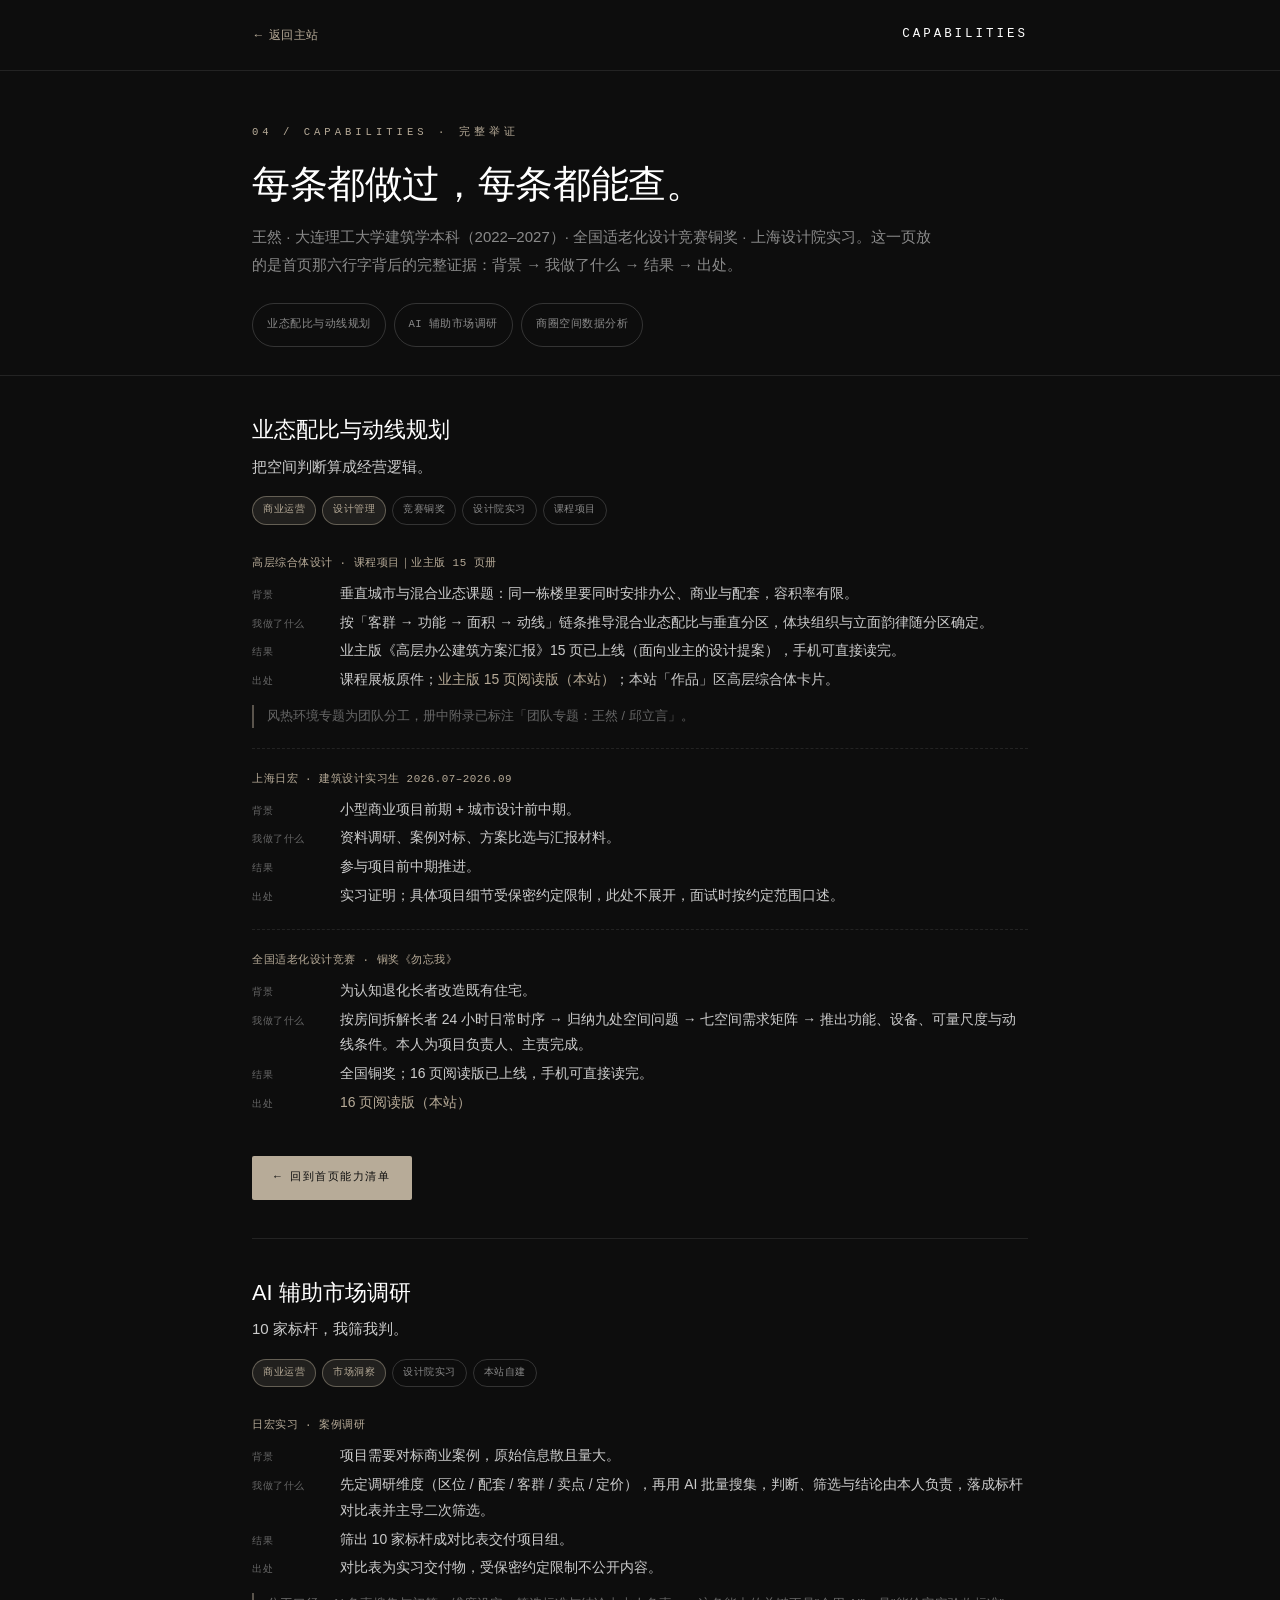
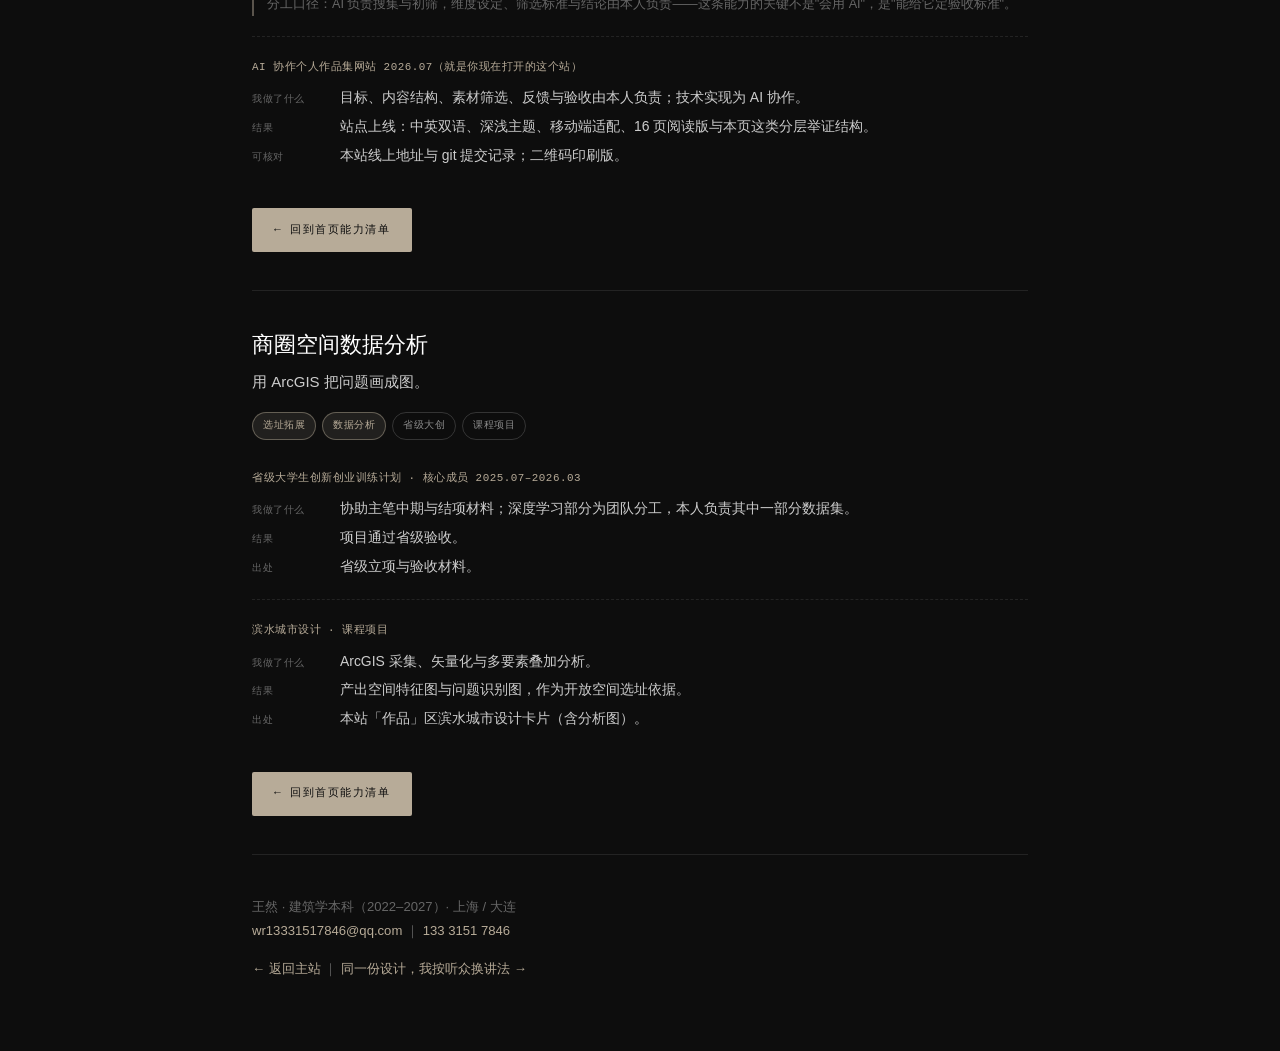
<file: capabilities/index.html>
<!doctype html>
<html lang="zh-CN" data-theme="dark">
<head>
<meta charset="utf-8">
<meta name="viewport" content="width=device-width,initial-scale=1,viewport-fit=cover">
<title>能力清单 · 完整举证 | 王然</title>
<meta name="description" content="每条能力的背景、我做了什么、结果与可核对出处。">
<link rel="canonical" href="https://wr-create.github.io/wr-portfolio/capabilities/">
<style>(function(){try{var t=localStorage.getItem("wr-theme");if(t!=="light"){t="dark"}document.documentElement.setAttribute("data-theme",t)}catch(e){}})();</style>
<style>
:root,[data-theme="dark"]{--bg:#0d0d0d;--panel:#111111;--headbg:#0d0d0d;--line:rgba(255,255,255,.09);--line2:rgba(255,255,255,.16);--ink:#ffffff;--ink2:#cccccc;--ink3:#8a8a8a;--ink4:#666666;--accent:#B7AB98;--accentline:rgba(183,171,152,.45);--dim:rgba(183,171,152,.12);color-scheme:dark}
[data-theme="light"]{--bg:#f2f3f5;--panel:#e9eaec;--headbg:#f2f3f5;--line:rgba(20,23,26,.12);--line2:rgba(20,23,26,.2);--ink:#14171a;--ink2:#23272b;--ink3:#4e5359;--ink4:#6b7076;--accent:#7d6a45;--accentline:rgba(125,106,69,.45);--dim:rgba(125,106,69,.13);color-scheme:light}
*{margin:0;padding:0;box-sizing:border-box}
html{scroll-behavior:smooth}
body{background:var(--bg);color:var(--ink2);font-family:'Inter',-apple-system,BlinkMacSystemFont,'Segoe UI','PingFang SC','Hiragino Sans GB','Microsoft YaHei',sans-serif;font-weight:300;line-height:1.85;-webkit-text-size-adjust:100%}
.mono{font-family:'JetBrains Mono',Consolas,'PingFang SC','Microsoft YaHei',monospace}
.wrap{max-width:820px;margin:0 auto;padding:0 22px}
a{color:var(--accent);text-decoration:none}
a:hover{text-decoration:underline}
.top{position:sticky;top:0;background:var(--headbg);border-bottom:1px solid var(--line);padding:13px 0}
.top .wrap{display:flex;align-items:center;justify-content:space-between;gap:14px;flex-wrap:wrap}
.back{font-size:.76rem;letter-spacing:.5px;min-height:44px;display:inline-flex;align-items:center}
.brand{font-family:'JetBrains Mono',Consolas,monospace;font-size:.78rem;letter-spacing:3px;color:var(--ink)}
.hero{padding:52px 0 28px;border-bottom:1px solid var(--line)}
.kicker{font-family:'JetBrains Mono',Consolas,monospace;font-size:.66rem;letter-spacing:4px;color:var(--accent);text-transform:uppercase;margin-bottom:16px}
h1{font-size:clamp(1.6rem,4.4vw,2.4rem);font-weight:200;color:var(--ink);letter-spacing:-.01em;line-height:1.32;margin-bottom:14px}
.sub{font-size:.94rem;color:var(--ink3);max-width:680px}
.toc{display:flex;flex-wrap:wrap;gap:8px;margin-top:24px}
.toc a{font-family:'JetBrains Mono',Consolas,monospace;font-size:.66rem;letter-spacing:.5px;padding:9px 14px;border:1px solid var(--line2);border-radius:999px;color:var(--ink3);min-height:44px;display:inline-flex;align-items:center}
.cap-block{padding:38px 0;border-bottom:1px solid var(--line);scroll-margin-top:76px}
.cap-block:target{background:var(--dim)}
h2{font-size:clamp(1.12rem,2.8vw,1.36rem);font-weight:400;color:var(--ink);line-height:1.5;margin-bottom:6px}
.lead{font-size:.94rem;color:var(--ink2);margin-bottom:12px}
.tag{display:inline-block;font-family:'JetBrains Mono',Consolas,monospace;font-size:.62rem;letter-spacing:.5px;padding:4px 10px;border:1px solid var(--line2);border-radius:999px;color:var(--ink3);margin:0 6px 8px 0}
.tag--t{color:var(--accent);border-color:var(--accentline);background:var(--dim)}
.ev{padding:20px 0;border-top:1px dashed var(--line)}
.ev:first-of-type{border-top:0}
.ev-h{font-family:'JetBrains Mono',Consolas,monospace;font-size:.68rem;letter-spacing:.5px;color:var(--accent);margin-bottom:8px}
.ev-grid{display:grid;grid-template-columns:74px 1fr;gap:3px 14px}
.ev-grid dt{font-family:'JetBrains Mono',Consolas,monospace;font-size:.62rem;letter-spacing:.5px;color:var(--ink4);padding-top:6px}
.ev-grid dd{font-size:.87rem;color:var(--ink2)}
.note{margin-top:12px;padding-left:13px;border-left:2px solid var(--accentline);font-size:.79rem;color:var(--ink4);line-height:1.8}
.jump{display:inline-flex;align-items:center;gap:8px;min-height:44px;margin-top:20px;padding:11px 22px;font-family:'JetBrains Mono',Consolas,monospace;font-size:.7rem;letter-spacing:1.5px;color:var(--bg);background:var(--accent);border-radius:2px}
.jump:hover{text-decoration:none;opacity:.9}
footer{padding:40px 0 72px;color:var(--ink4);font-size:.82rem}
footer a{color:var(--accent)}
@media (max-width:560px){.ev-grid{grid-template-columns:1fr}.ev-grid dt{padding-top:12px}}
</style>
</head>
<body>
<nav class="top"><div class="wrap"><a class="back" href="../index.html">← 返回主站</a><span class="brand mono">CAPABILITIES</span></div></nav>
<header class="hero"><div class="wrap">
<div class="kicker">04 / CAPABILITIES · 完整举证</div>
<h1>每条都做过，每条都能查。</h1>
<p class="sub">王然 · 大连理工大学建筑学本科（2022–2027）· 全国适老化设计竞赛铜奖 · 上海设计院实习。这一页放的是首页那六行字背后的完整证据：背景 → 我做了什么 → 结果 → 出处。</p>
<div class="toc">
<a href="#format-planning">业态配比与动线规划</a>
<a href="#market-research">AI 辅助市场调研</a>
<a href="#spatial-data">商圈空间数据分析</a>
</div>
</div></header>
<main class="wrap">
<section class="cap-block" id="format-planning">
<h2>业态配比与动线规划</h2>
<p class="lead">把空间判断算成经营逻辑。</p>
<p><span class="tag tag--t">商业运营</span><span class="tag tag--t">设计管理</span><span class="tag">竞赛铜奖</span><span class="tag">设计院实习</span><span class="tag">课程项目</span></p>
<div class="ev"><div class="ev-h">高层综合体设计 · 课程项目｜业主版 15 页册</div>
<dl class="ev-grid"><dt>背景</dt><dd>垂直城市与混合业态课题：同一栋楼里要同时安排办公、商业与配套，容积率有限。</dd>
<dt>我做了什么</dt><dd>按「客群 → 功能 → 面积 → 动线」链条推导混合业态配比与垂直分区，体块组织与立面韵律随分区确定。</dd>
<dt>结果</dt><dd>业主版《高层办公建筑方案汇报》15 页已上线（面向业主的设计提案），手机可直接读完。</dd>
<dt>出处</dt><dd>课程展板原件；<a href="../deck/gaoceng/index.html">业主版 15 页阅读版（本站）</a>；本站「作品」区高层综合体卡片。</dd></dl>
<p class="note">风热环境专题为团队分工，册中附录已标注「团队专题：王然 / 邱立言」。</p></div>
<div class="ev"><div class="ev-h">上海日宏 · 建筑设计实习生 2026.07–2026.09</div>
<dl class="ev-grid"><dt>背景</dt><dd>小型商业项目前期 + 城市设计前中期。</dd>
<dt>我做了什么</dt><dd>资料调研、案例对标、方案比选与汇报材料。</dd>
<dt>结果</dt><dd>参与项目前中期推进。</dd>
<dt>出处</dt><dd>实习证明；具体项目细节受保密约定限制，此处不展开，面试时按约定范围口述。</dd></dl></div>
<div class="ev"><div class="ev-h">全国适老化设计竞赛 · 铜奖《勿忘我》</div>
<dl class="ev-grid"><dt>背景</dt><dd>为认知退化长者改造既有住宅。</dd>
<dt>我做了什么</dt><dd>按房间拆解长者 24 小时日常时序 → 归纳九处空间问题 → 七空间需求矩阵 → 推出功能、设备、可量尺度与动线条件。本人为项目负责人、主责完成。</dd>
<dt>结果</dt><dd>全国铜奖；16 页阅读版已上线，手机可直接读完。</dd>
<dt>出处</dt><dd><a href="../deck/wuwangwo/index.html">16 页阅读版（本站）</a></dd></dl></div>
<a class="jump" href="../index.html#capabilities">← 回到首页能力清单</a>
</section>

<section class="cap-block" id="market-research">
<h2>AI 辅助市场调研</h2>
<p class="lead">10 家标杆，我筛我判。</p>
<p><span class="tag tag--t">商业运营</span><span class="tag tag--t">市场洞察</span><span class="tag">设计院实习</span><span class="tag">本站自建</span></p>
<div class="ev"><div class="ev-h">日宏实习 · 案例调研</div>
<dl class="ev-grid"><dt>背景</dt><dd>项目需要对标商业案例，原始信息散且量大。</dd>
<dt>我做了什么</dt><dd>先定调研维度（区位 / 配套 / 客群 / 卖点 / 定价），再用 AI 批量搜集，判断、筛选与结论由本人负责，落成标杆对比表并主导二次筛选。</dd>
<dt>结果</dt><dd>筛出 10 家标杆成对比表交付项目组。</dd>
<dt>出处</dt><dd>对比表为实习交付物，受保密约定限制不公开内容。</dd></dl>
<p class="note">分工口径：AI 负责搜集与初筛，维度设定、筛选标准与结论由本人负责——这条能力的关键不是"会用 AI"，是"能给它定验收标准"。</p></div>
<div class="ev"><div class="ev-h">AI 协作个人作品集网站 2026.07（就是你现在打开的这个站）</div>
<dl class="ev-grid"><dt>我做了什么</dt><dd>目标、内容结构、素材筛选、反馈与验收由本人负责；技术实现为 AI 协作。</dd>
<dt>结果</dt><dd>站点上线：中英双语、深浅主题、移动端适配、16 页阅读版与本页这类分层举证结构。</dd>
<dt>可核对</dt><dd>本站线上地址与 git 提交记录；二维码印刷版。</dd></dl></div>
<a class="jump" href="../index.html#capabilities">← 回到首页能力清单</a>
</section>

<section class="cap-block" id="spatial-data">
<h2>商圈空间数据分析</h2>
<p class="lead">用 ArcGIS 把问题画成图。</p>
<p><span class="tag tag--t">选址拓展</span><span class="tag tag--t">数据分析</span><span class="tag">省级大创</span><span class="tag">课程项目</span></p>
<div class="ev"><div class="ev-h">省级大学生创新创业训练计划 · 核心成员 2025.07–2026.03</div>
<dl class="ev-grid"><dt>我做了什么</dt><dd>协助主笔中期与结项材料；深度学习部分为团队分工，本人负责其中一部分数据集。</dd>
<dt>结果</dt><dd>项目通过省级验收。</dd>
<dt>出处</dt><dd>省级立项与验收材料。</dd></dl></div>
<div class="ev"><div class="ev-h">滨水城市设计 · 课程项目</div>
<dl class="ev-grid"><dt>我做了什么</dt><dd>ArcGIS 采集、矢量化与多要素叠加分析。</dd>
<dt>结果</dt><dd>产出空间特征图与问题识别图，作为开放空间选址依据。</dd>
<dt>出处</dt><dd>本站「作品」区滨水城市设计卡片（含分析图）。</dd></dl></div>
<a class="jump" href="../index.html#capabilities">← 回到首页能力清单</a>
</section>
</main>
<footer><div class="wrap">
<div>王然 · 建筑学本科（2022–2027）· 上海 / 大连</div>
<div><a href="mailto:wr13331517846@qq.com">wr13331517846@qq.com</a> ｜ <a href="tel:13331517846">133 3151 7846</a></div>
<div style="margin-top:14px"><a href="../index.html">← 返回主站</a> ｜ <a href="../translation/index.html">同一份设计，我按听众换讲法 →</a></div>
</div></footer>
</body></html>
</file>
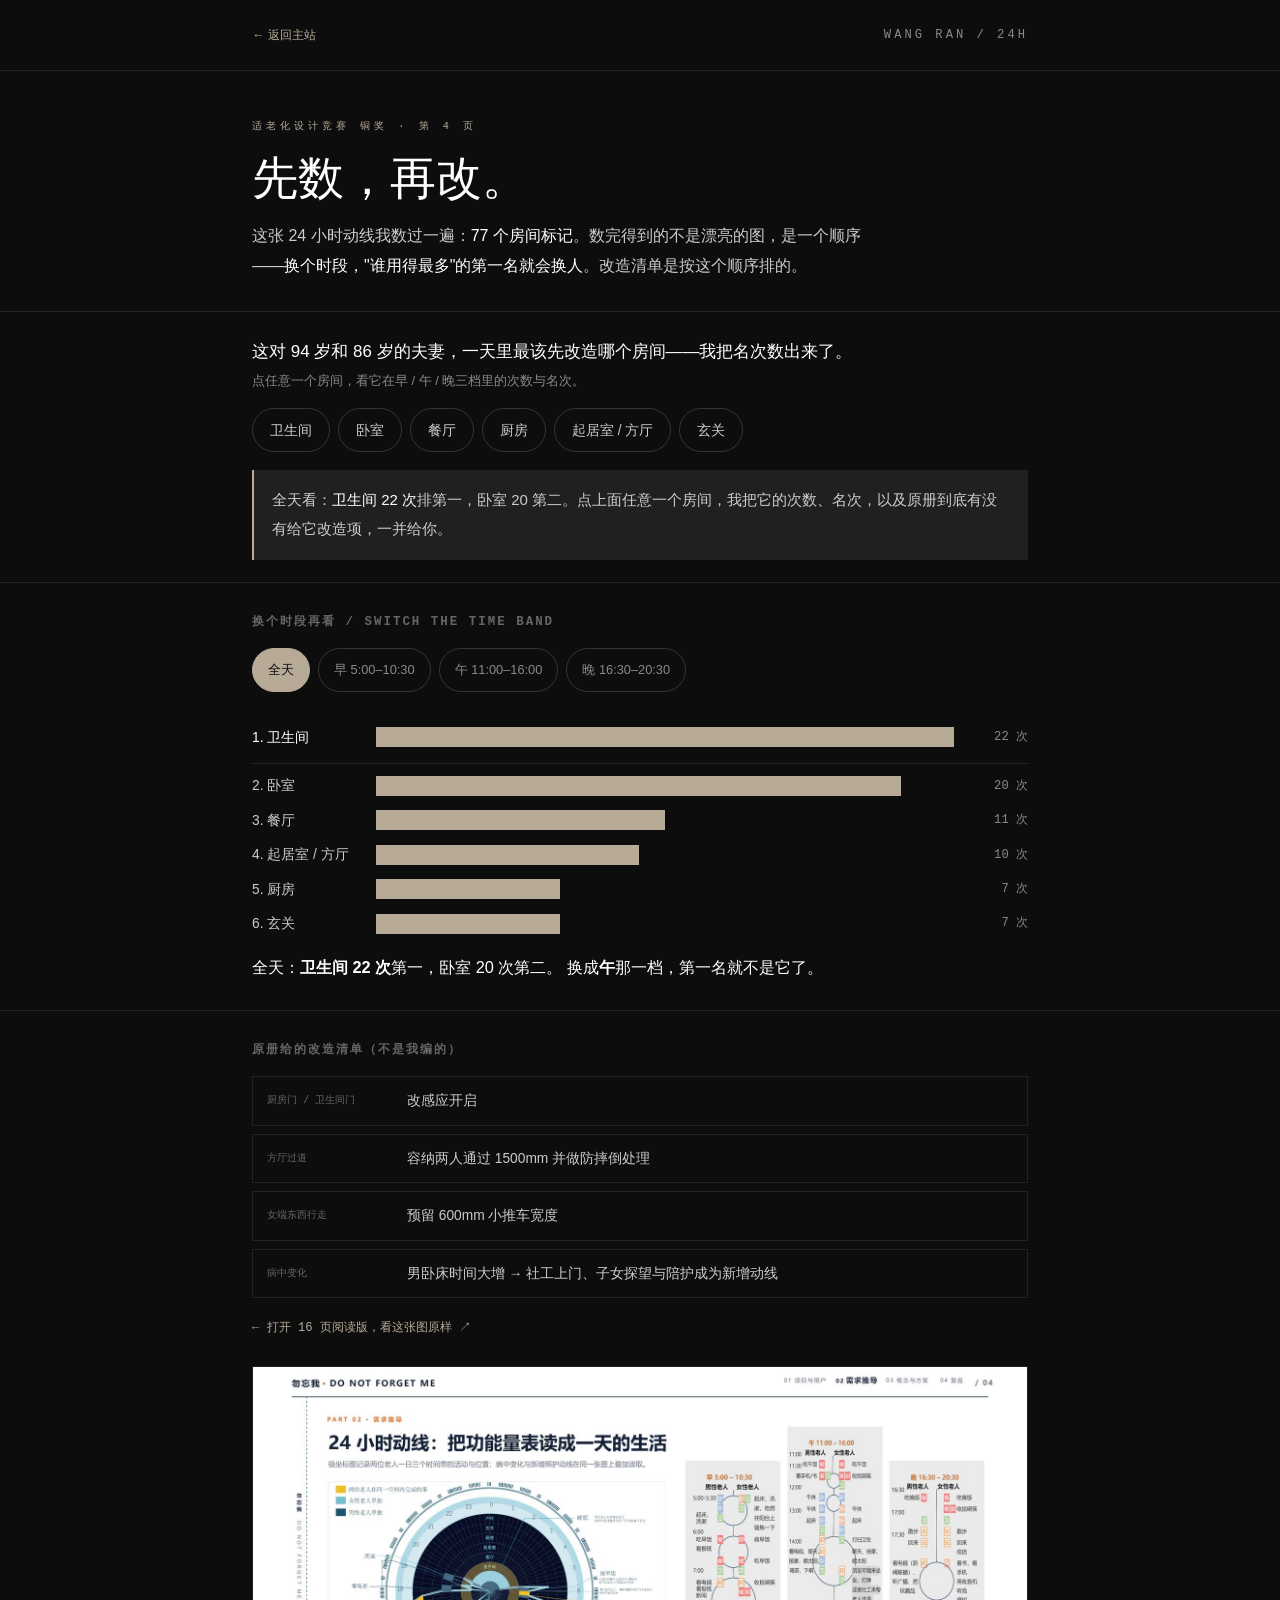
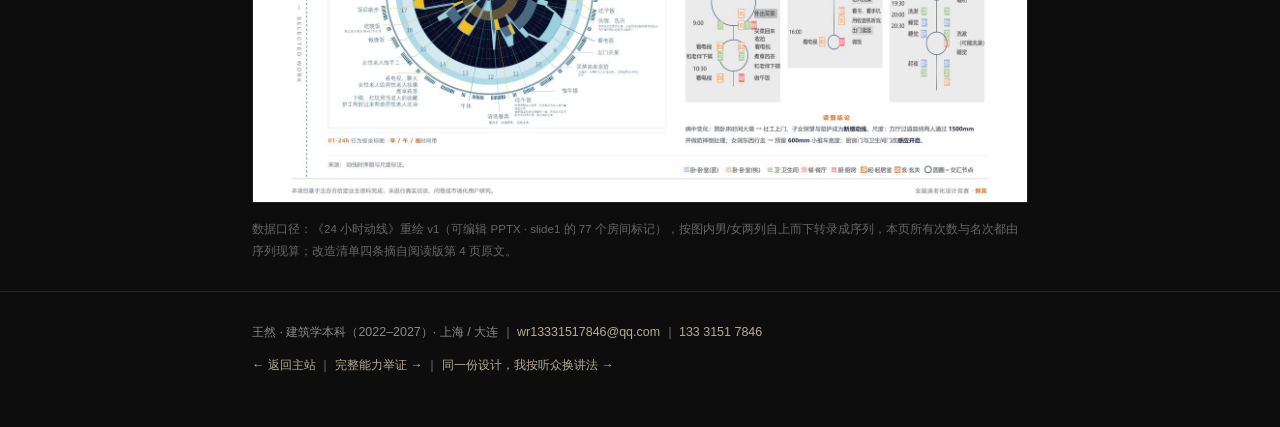
<file: interactive/index.html>
<!doctype html>
<html lang="zh-CN" data-theme="dark">
<head>
<meta charset="utf-8">
<meta name="viewport" content="width=device-width,initial-scale=1,viewport-fit=cover">
<title>先数，再改：适老化 24 小时动线 | 王然</title>
<meta name="description" content="我把适老化项目 24 小时动线里的 77 个房间标记数了一遍：换个时段，第一名就会换。改造顺序是从这里来的。">
<link rel="icon" type="image/svg+xml" href="../favicon.svg">
<link rel="canonical" href="https://wr-create.github.io/wr-portfolio/interactive/">
<style>(function(){try{var t=localStorage.getItem("wr-theme");if(t!=="light"){t="dark"}document.documentElement.setAttribute("data-theme",t)}catch(e){}})();</style>
<style>
:root,[data-theme="dark"]{--bg:#0d0d0d;--panel:#111111;--headbg:#0d0d0d;--line:rgba(255,255,255,.09);--line2:rgba(255,255,255,.16);--ink:#ffffff;--ink2:#cccccc;--ink3:#8a8a8a;--ink4:#666666;--accent:#B7AB98;--accentline:rgba(183,171,152,.45);--dim:rgba(183,171,152,.12);color-scheme:dark}
[data-theme="light"]{--bg:#f2f3f5;--panel:#e9eaec;--headbg:#f2f3f5;--line:rgba(20,23,26,.12);--line2:rgba(20,23,26,.2);--ink:#14171a;--ink2:#23272b;--ink3:#4e5359;--ink4:#6b7076;--accent:#7d6a45;--accentline:rgba(125,106,69,.45);--dim:rgba(125,106,69,.13);color-scheme:light}
*{margin:0;padding:0;box-sizing:border-box}
body{background:var(--bg);color:var(--ink2);font-family:'Inter',-apple-system,BlinkMacSystemFont,'Segoe UI','PingFang SC','Hiragino Sans GB','Microsoft YaHei',sans-serif;font-weight:300;line-height:1.85;-webkit-text-size-adjust:100%}
.mono{font-family:'JetBrains Mono',Consolas,'PingFang SC','Microsoft YaHei',monospace}
.wrap{max-width:820px;margin:0 auto;padding:0 22px}
a{color:var(--accent);text-decoration:none}
a:hover{text-decoration:underline}
strong{color:var(--ink);font-weight:400}
.top{position:sticky;top:0;background:var(--headbg);border-bottom:1px solid var(--line);padding:13px 0;z-index:5}
.top .wrap{display:flex;align-items:center;justify-content:space-between;gap:14px}
.back{font-size:.76rem;min-height:44px;display:inline-flex;align-items:center}
.brand{font-family:'JetBrains Mono',Consolas,monospace;font-size:.76rem;letter-spacing:3px;color:var(--ink3)}
.hero{padding:46px 0 30px}
.kicker{font-family:'JetBrains Mono',Consolas,monospace;font-size:.64rem;letter-spacing:4px;color:var(--accent);text-transform:uppercase;margin-bottom:14px}
h1{font-size:clamp(1.9rem,5.6vw,2.9rem);font-weight:200;color:var(--ink);line-height:1.24;margin-bottom:14px}
.sub{font-size:1rem;color:var(--ink2);max-width:640px}
.q{padding:26px 0 22px;border-top:1px solid var(--line)}
.q-h{font-size:1.06rem;color:var(--ink);line-height:1.6;margin-bottom:4px}
.q-s{font-size:.8rem;color:var(--ink3);margin-bottom:16px}
.rooms{display:flex;flex-wrap:wrap;gap:8px}
.room{font:inherit;font-size:.86rem;color:var(--ink2);background:transparent;border:1px solid var(--line2);border-radius:999px;padding:0 17px;min-height:44px;cursor:pointer}
.room:hover{border-color:var(--accentline);color:var(--ink)}
.room[aria-pressed="true"]{background:var(--accent);border-color:var(--accent);color:var(--bg)}
.room:focus-visible{outline:2px solid var(--accent);outline-offset:2px}
.verdict{margin-top:18px;border-left:2px solid var(--accent);background:var(--dim);padding:16px 18px;font-size:.94rem;color:var(--ink2);line-height:1.9;min-height:60px}
.verdict b{color:var(--ink);font-weight:400}
.verdict .mono{color:var(--accent)}
.bands{display:flex;flex-wrap:wrap;gap:8px;margin:6px 0 20px}
.band{font:inherit;font-size:.8rem;color:var(--ink3);background:transparent;border:1px solid var(--line2);border-radius:999px;padding:0 15px;min-height:44px;cursor:pointer}
.band[aria-pressed="true"]{background:var(--accent);border-color:var(--accent);color:var(--bg)}
.bars{display:flex;flex-direction:column;gap:9px}
.bar{display:grid;grid-template-columns:112px 1fr 62px;align-items:center;gap:12px;font-size:.86rem;color:var(--ink2)}
.bar .tk{height:20px;background:rgba(var(--rgb-accent),.16);position:relative}
.bar .fl{position:absolute;left:0;top:0;bottom:0;background:var(--accent);transition:width .5s cubic-bezier(.22,.61,.36,1)}
.bar.top .fl{background:var(--accent)}
.bar .vl{font-family:'JetBrains Mono',Consolas,monospace;font-size:.76rem;color:var(--ink3);text-align:right}
.bar.top .nm{color:var(--ink)}
.take{margin:18px 0 0;font-size:1.02rem;color:var(--ink);line-height:1.7}
.sec{padding:28px 0;border-top:1px solid var(--line)}
h2{font-size:.78rem;font-family:'JetBrains Mono',Consolas,monospace;letter-spacing:2px;color:var(--ink4);text-transform:uppercase;margin-bottom:14px}
.kv{display:grid;grid-template-columns:126px 1fr;gap:4px 14px;border:1px solid var(--line);padding:11px 14px;margin-bottom:8px;font-size:.86rem}
.kv .k{font-family:'JetBrains Mono',Consolas,monospace;font-size:.64rem;color:var(--ink4);align-self:center}
.jump{display:inline-flex;align-items:center;min-height:44px;font-size:.76rem;color:var(--accent);font-family:'JetBrains Mono',Consolas,monospace}
.thumb{display:block;margin-top:16px;border:1px solid var(--line)}
.thumb img{display:block;width:100%;height:auto}
.note{font-size:.72rem;color:var(--ink4);line-height:1.9;margin-top:16px}
footer{border-top:1px solid var(--line);padding:24px 0 46px;font-size:.78rem;color:var(--ink3);line-height:2.6}
@media (max-width:560px){.bar{grid-template-columns:86px 1fr 48px;font-size:.8rem}}
@media (prefers-reduced-motion:no-preference){.room,.band{transition:border-color .2s,background .2s,color .2s}}
</style>
</head>
<body>
<header class="top"><div class="wrap">
<a class="back" href="../index.html#interact">← 返回主站</a>
<div class="brand">WANG RAN / 24H</div>
</div></header>

<section class="hero"><div class="wrap">
<div class="kicker">适老化设计竞赛 铜奖 · 第 4 页</div>
<h1>先数，再改。</h1>
<p class="sub">这张 24 小时动线我数过一遍：<strong>77 个房间标记</strong>。数完得到的不是漂亮的图，是一个顺序——<strong>换个时段，"谁用得最多"的第一名就会换人</strong>。改造清单是按这个顺序排的。</p>
</div></section>

<section class="q"><div class="wrap">
  <div class="q-h">这对 94 岁和 86 岁的夫妻，一天里最该先改造哪个房间——我把名次数出来了。</div>
  <div class="q-s">点任意一个房间，看它在早 / 午 / 晚三档里的次数与名次。</div>
  <div class="rooms" id="rooms" role="group" aria-label="选择一个房间"></div>
  <div class="verdict" id="verdict" aria-live="polite"></div>
</div></section>

<section class="sec"><div class="wrap">
<h2>换个时段再看 / switch the time band</h2>
<div class="bands" id="bands" role="group" aria-label="选择时间带"></div>
<div class="bars" id="bars"></div>
<p class="take" id="take"></p>
</div></section>

<section class="sec"><div class="wrap">
<h2>原册给的改造清单（不是我编的）</h2>
<div class="kv"><span class="k">厨房门 / 卫生间门</span><span>改感应开启</span></div>
<div class="kv"><span class="k">方厅过道</span><span>容纳两人通过 1500mm 并做防摔倒处理</span></div>
<div class="kv"><span class="k">女端东西行走</span><span>预留 600mm 小推车宽度</span></div>
<div class="kv"><span class="k">病中变化</span><span>男卧床时间大增 → 社工上门、子女探望与陪护成为新增动线</span></div>
<a class="jump" href="../deck/wuwangwo/index.html#p4">← 打开 16 页阅读版，看这张图原样 ↗</a>
<a class="thumb" href="../deck/wuwangwo/zoom/p04.jpg" target="_blank" rel="noopener"><img src="../deck/wuwangwo/page/p04.jpg" width="1600" height="900" loading="lazy" decoding="async" alt="适老化竞赛展板第 4 页：24 小时动线，左侧行为极坐标图，右侧早午晚三个时间带"></a>
<p class="note">数据口径：《24 小时动线》重绘 v1（可编辑 PPTX · slide1 的 77 个房间标记），按图内男/女两列自上而下转录成序列，本页所有次数与名次都由序列现算；改造清单四条摘自阅读版第 4 页原文。</p>
</div></section>

<footer><div class="wrap">
<div>王然 · 建筑学本科（2022–2027）· 上海 / 大连 ｜ <a href="mailto:wr13331517846@qq.com">wr13331517846@qq.com</a> ｜ <a href="tel:13331517846">133 3151 7846</a></div>
<div><a href="../index.html">← 返回主站</a> ｜ <a href="../capabilities/index.html">完整能力举证 →</a> ｜ <a href="../translation/index.html">同一份设计，我按听众换讲法 →</a></div>
</div></footer>

<script>
/* 序列＝图内房间标记按上→下的原样转录（一个字符＝一个房间标记）；次数与名次全部现算，不手填。 */
var SEQ = {
  '早': { '男': '卧卧卫餐餐卫起卫起卫起', '女': '卧卫卫厨餐卫起餐厨玄玄卫厨起卫厨' },
  '午': { '男': '餐餐卫卧卧卧卫起起卧卫起', '女': '餐餐厨卫卧卧卧卧卫起卫卧玄厨' },
  '晚': { '男': '餐卫玄玄起卫卧卧卧卫', '女': '餐餐厨卫玄玄卧卫卧卫卧卧卫卧' }
};
var BANDS = ['全天', '早 5:00–10:30', '午 11:00–16:00', '晚 16:30–20:30'];
var ROOMS = [
  { k: '卫', n: '卫生间', chg: '门改成感应开启' },
  { k: '卧', n: '卧室', chg: '' },
  { k: '餐', n: '餐厅', chg: '' },
  { k: '厨', n: '厨房', chg: '门改成感应开启' },
  { k: '起', n: '起居室 / 方厅', chg: '过道留到 1500mm 两人通过，并做防摔倒' },
  { k: '玄', n: '玄关', chg: '' }
];
function pick(key) {
  var out = {};
  ROOMS.forEach(function (r) {
    var m = '', f = '';
    Object.keys(SEQ).forEach(function (k) {
      if (key && k !== key) return;
      m += SEQ[k]['男']; f += SEQ[k]['女'];
    });
    var c = function (s) { var n = 0, i; for (i = 0; i < s.length; i++) { if (s.charAt(i) === r.k) n++; } return n; };
    out[r.k] = { n: c(m) + c(f), cm: c(m), cf: c(f) };
  });
  return out;
}
var ALL = { '全天': pick(null), '早 5:00–10:30': pick('早'), '午 11:00–16:00': pick('午'), '晚 16:30–20:30': pick('晚') };
function order(band) {
  return ROOMS.slice().sort(function (a, b) { return ALL[band][b.k].n - ALL[band][a.k].n; });
}
function rankOf(k, band) {
  var o = order(band), i;
  for (i = 0; i < o.length; i++) { if (o[i].k === k) return i + 1; }
  return 0;
}
var SHORT = { '全天': '全天', '早 5:00–10:30': '早', '午 11:00–16:00': '午', '晚 16:30–20:30': '晚' };
var cur = '全天', picked = '';
function renderVerdict() {
  var el = document.getElementById('verdict');
  if (!picked) {
    el.innerHTML = '全天看：<b>卫生间 22 次</b>排第一，卧室 20 第二。点上面任意一个房间，我把它的次数、名次，以及原册到底有没有给它改造项，一并给你。';
    return;
  }
  var r = null, i;
  for (i = 0; i < ROOMS.length; i++) { if (ROOMS[i].k === picked) r = ROOMS[i]; }
  var v = ALL[cur][picked], rk = rankOf(picked, cur);
  var h = '<b>' + r.n + '</b> 在「' + cur + '」出现 <span class="mono">' + v.n + '</span> 次（男 ' + v.cm + ' · 女 ' + v.cf + '），六个房间排<b>第 ' + rk + '</b>。';
  if (rk === 1) h += '这一档它是第一名。';
  else {
    var top = order(cur)[0];
    h += '第一名是<b>' + top.n + '</b>（' + ALL[cur][top.k].n + ' 次）。';
  }
  h += r.chg ? '原册为它定的改造：' + r.chg + '。' : '原册没有给它单独的改造项，所以这一格我不下结论。';
  el.innerHTML = h;
}
function renderBars() {
  var o = order(cur), max = ALL[cur][o[0].k].n, h = '', i;
  for (i = 0; i < o.length; i++) {
    var r = o[i], v = ALL[cur][r.k];
    h += '<div class="bar' + (i === 0 ? ' top' : '') + '"><span class="nm">' + (i + 1) + '. ' + r.n + '</span>'
      + '<span class="tk"><span class="fl" style="width:' + (max ? (v.n / max * 100).toFixed(1) : 0) + '%"></span></span>'
      + '<span class="vl">' + v.n + ' 次</span></div>';
  }
  document.getElementById('bars').innerHTML = h;
  var t = order(cur)[0], s = order(cur)[1];
  var msg = cur === '全天'
    ? '全天：<b>' + t.n + ' ' + ALL[cur][t.k].n + ' 次</b>第一，' + s.n + ' ' + ALL[cur][s.k].n + ' 次第二。'
    : '「' + cur + '」这一档：<b>' + t.n + ' ' + ALL[cur][t.k].n + ' 次</b>第一。';
  var now = order(cur)[0].k;
  var diff = null, di;
  for (di = 0; di < BANDS.length; di++) { if (BANDS[di] !== cur && order(BANDS[di])[0].k !== now) { diff = BANDS[di]; break; } }
  if (diff) msg += ' 换成<b>' + SHORT[diff] + '</b>那一档，第一名就不是它了。';
  else msg += ' 这一档的第一名，到其他档不一定还成立。';
  document.getElementById('take').innerHTML = msg;
}
var rb = document.getElementById('rooms'), rh = '', i;
for (i = 0; i < ROOMS.length; i++) rh += '<button type="button" class="room" data-k="' + ROOMS[i].k + '" aria-pressed="false">' + ROOMS[i].n + '</button>';
rb.innerHTML = rh;
rb.addEventListener('click', function (e) {
  var t = e.target.closest ? e.target.closest('.room') : null; if (!t) return;
  picked = t.getAttribute('data-k');
  for (var j = 0; j < rb.children.length; j++) rb.children[j].setAttribute('aria-pressed', rb.children[j] === t ? 'true' : 'false');
  renderVerdict();
});
var bb = document.getElementById('bands'), bh = '';
for (i = 0; i < BANDS.length; i++) bh += '<button type="button" class="band" data-b="' + BANDS[i] + '" aria-pressed="' + (BANDS[i] === cur) + '">' + BANDS[i] + '</button>';
bb.innerHTML = bh;
bb.addEventListener('click', function (e) {
  var t = e.target.closest ? e.target.closest('.band') : null; if (!t) return;
  cur = t.getAttribute('data-b');
  for (var j = 0; j < bb.children.length; j++) bb.children[j].setAttribute('aria-pressed', bb.children[j] === t ? 'true' : 'false');
  renderBars(); renderVerdict();
});
renderBars(); renderVerdict();
</script>
</body>
</html>
</file>
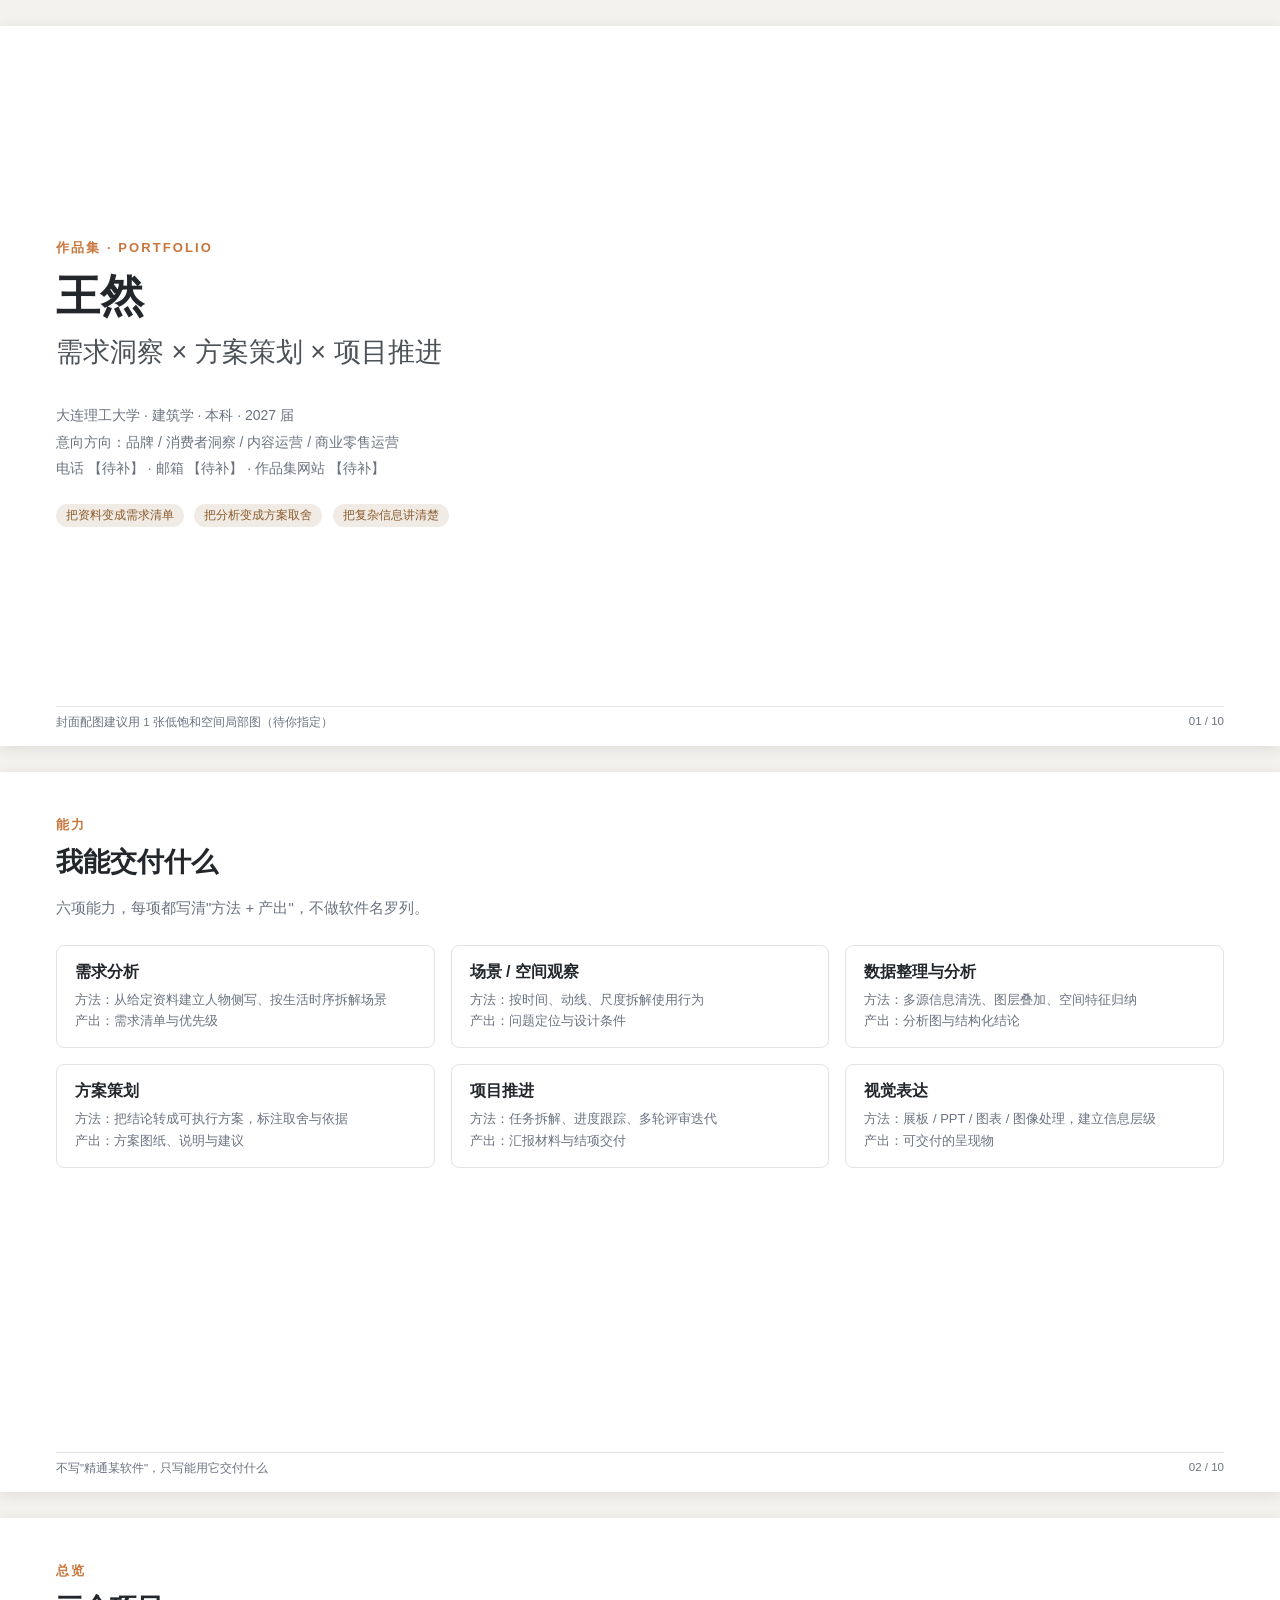
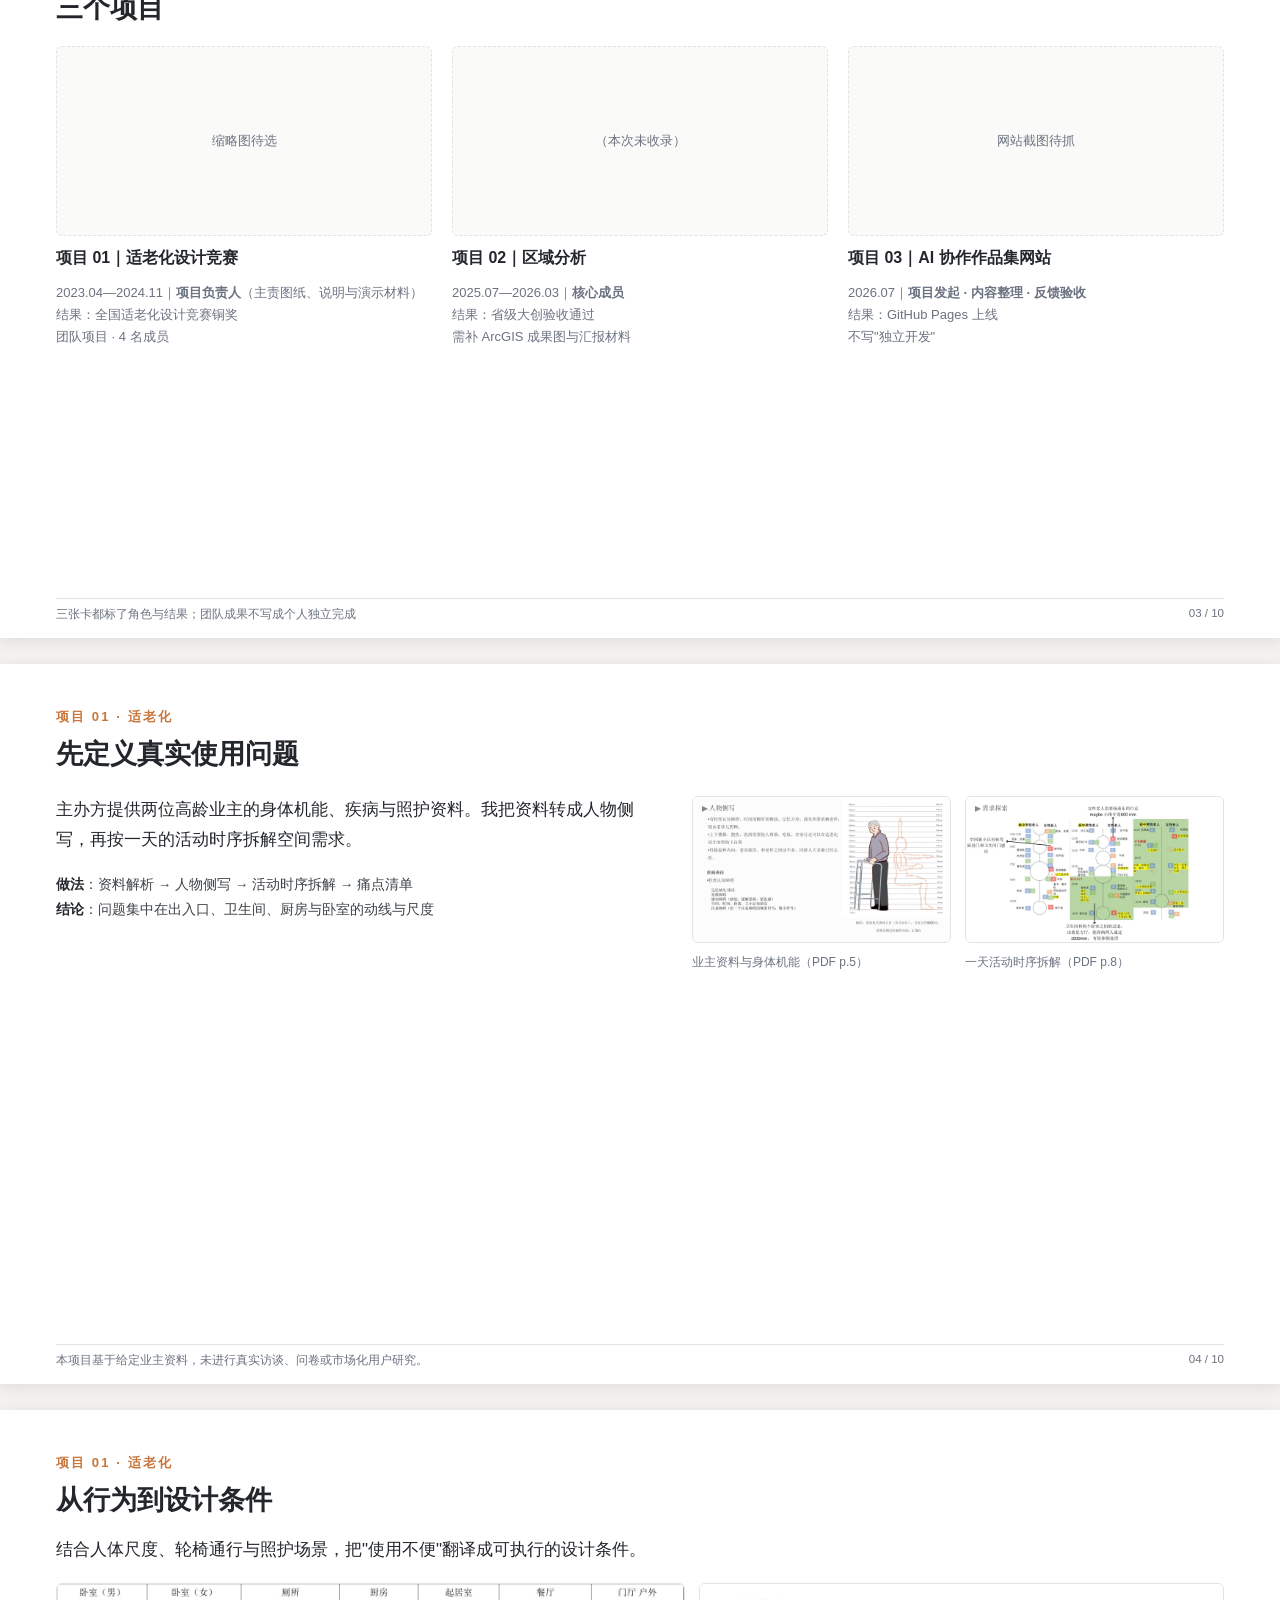
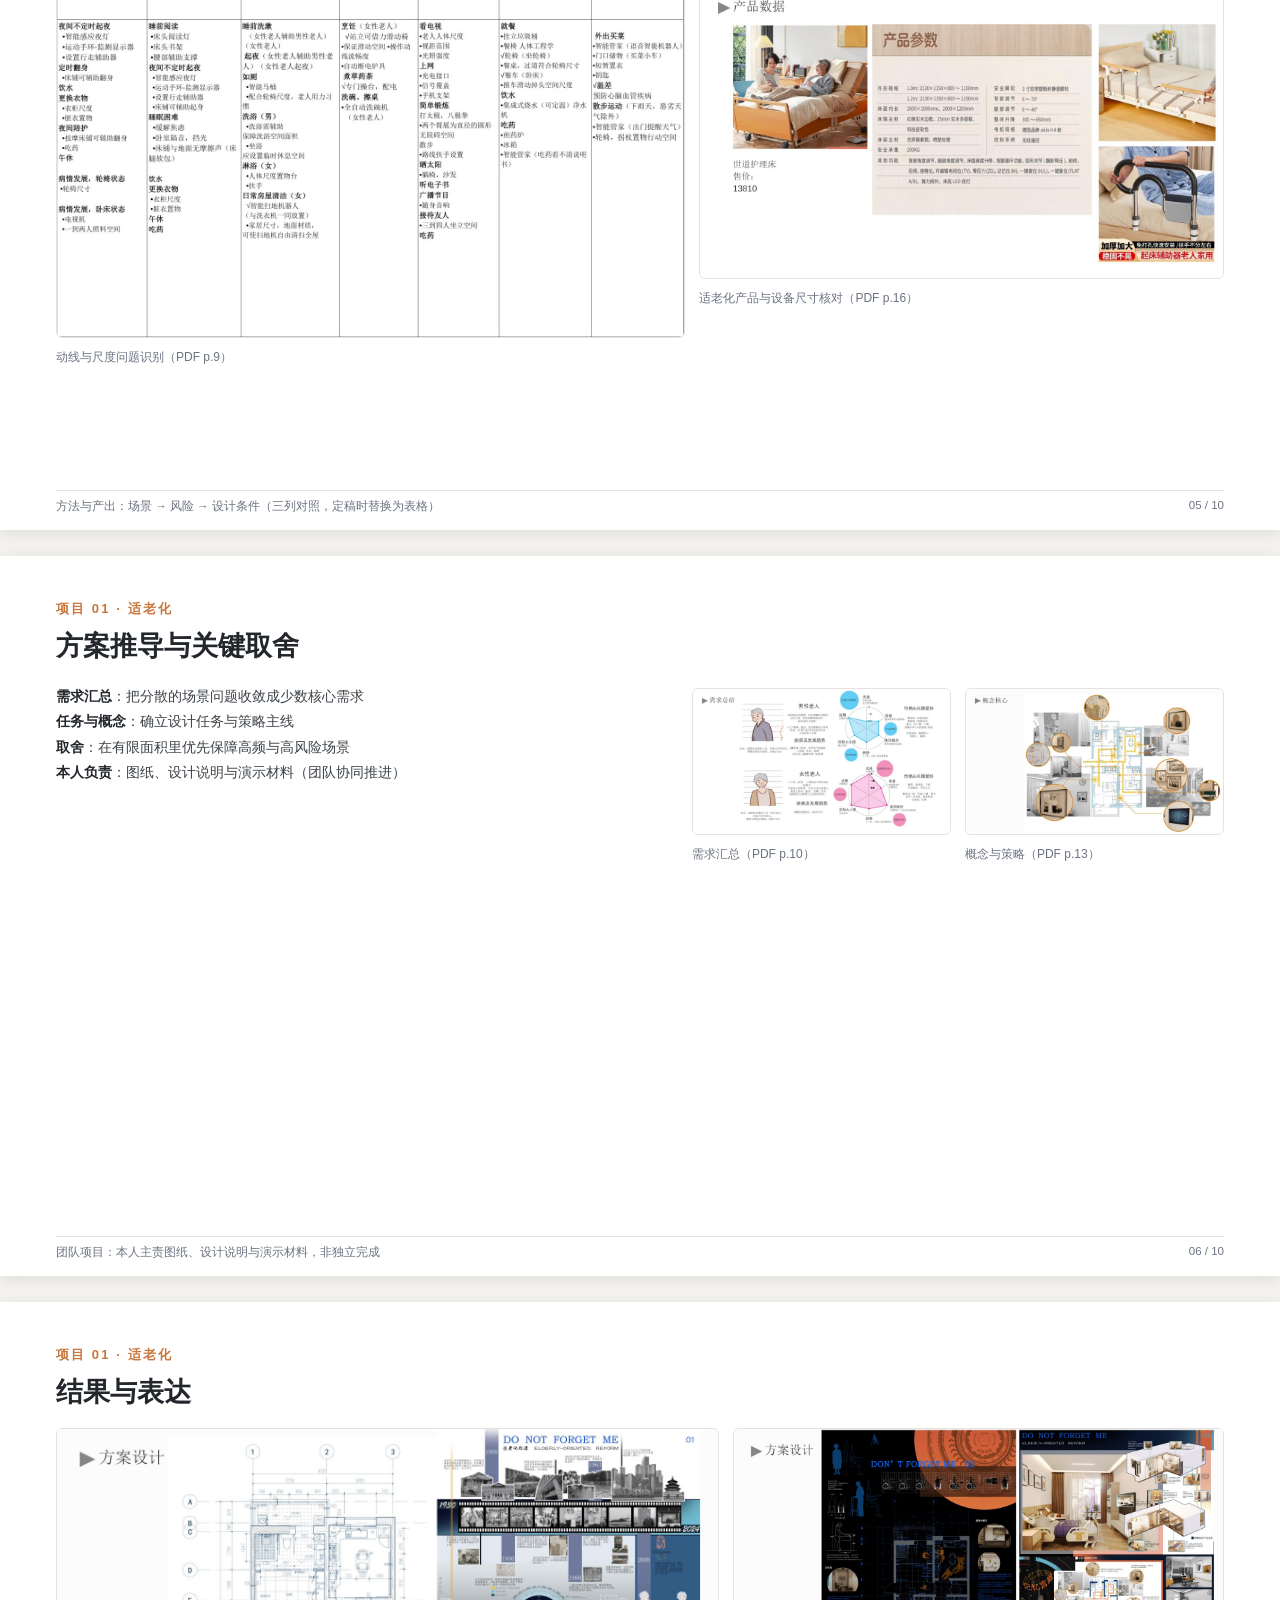
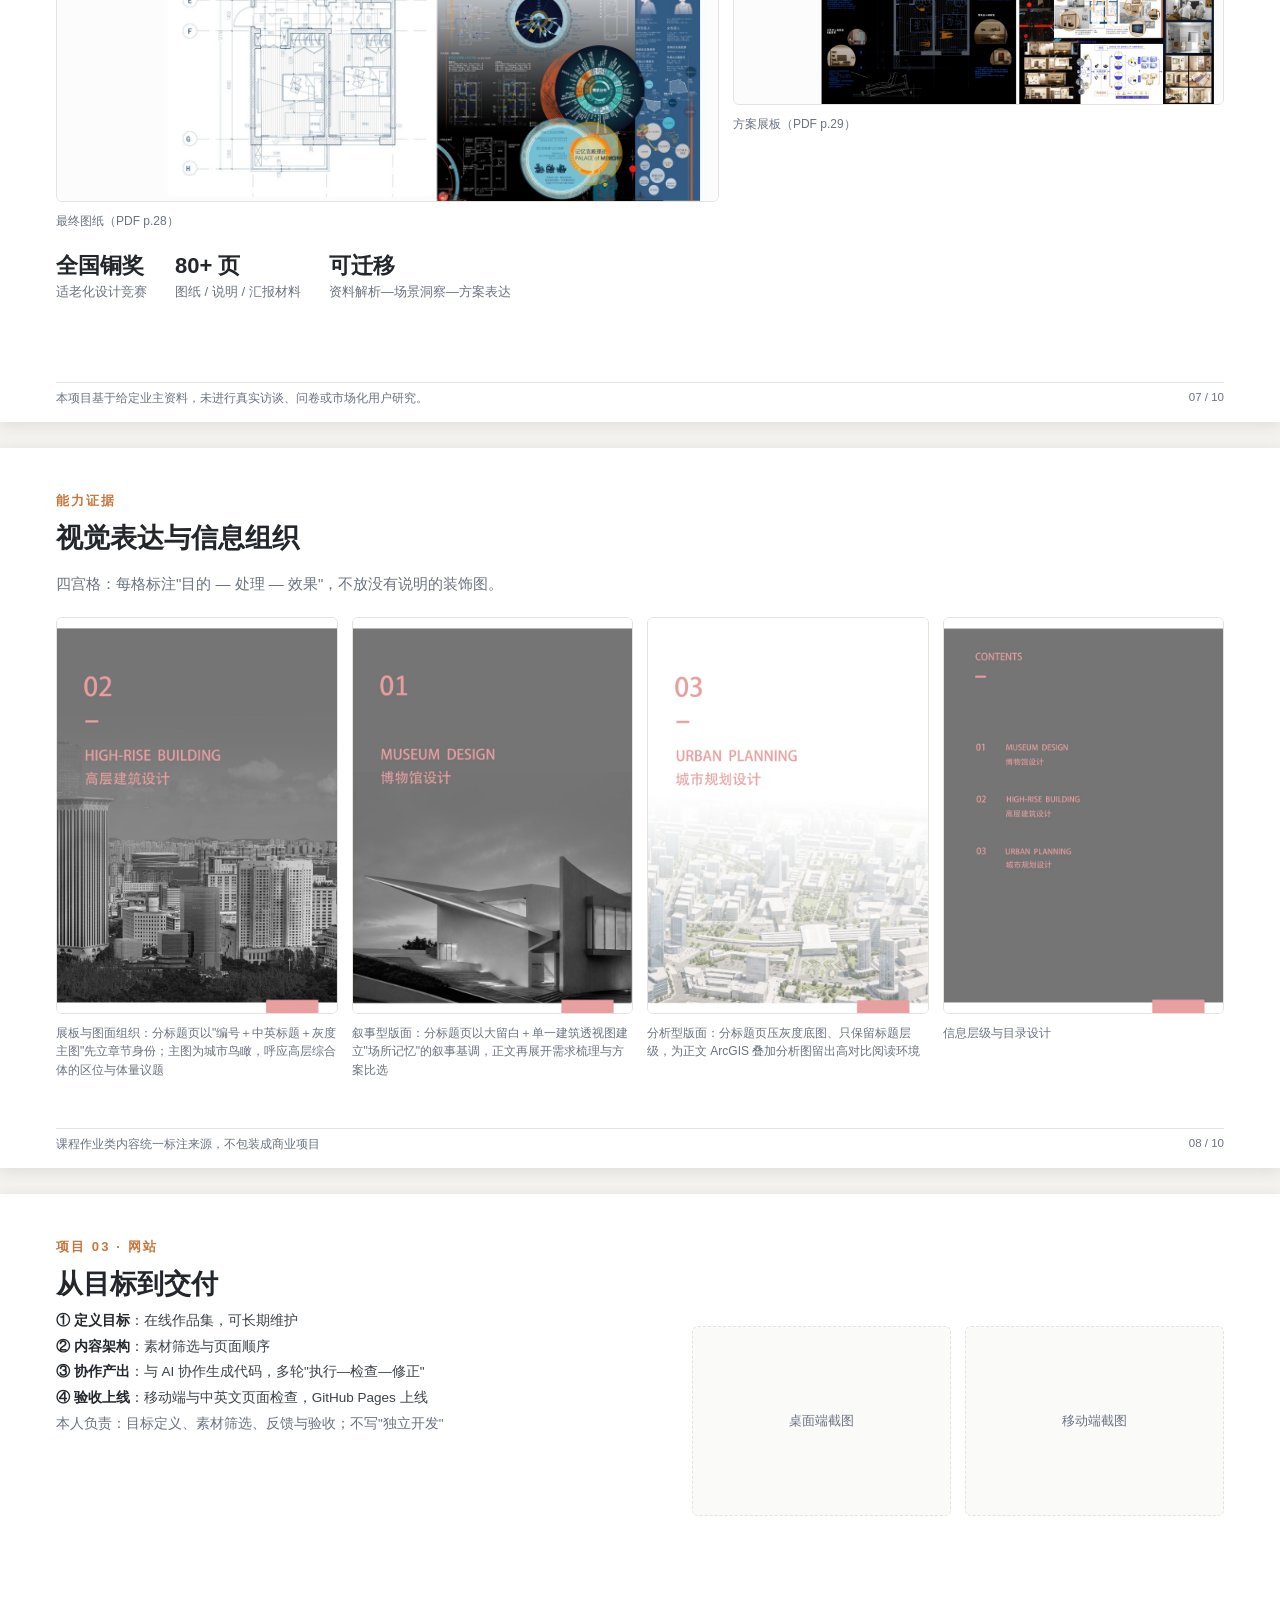
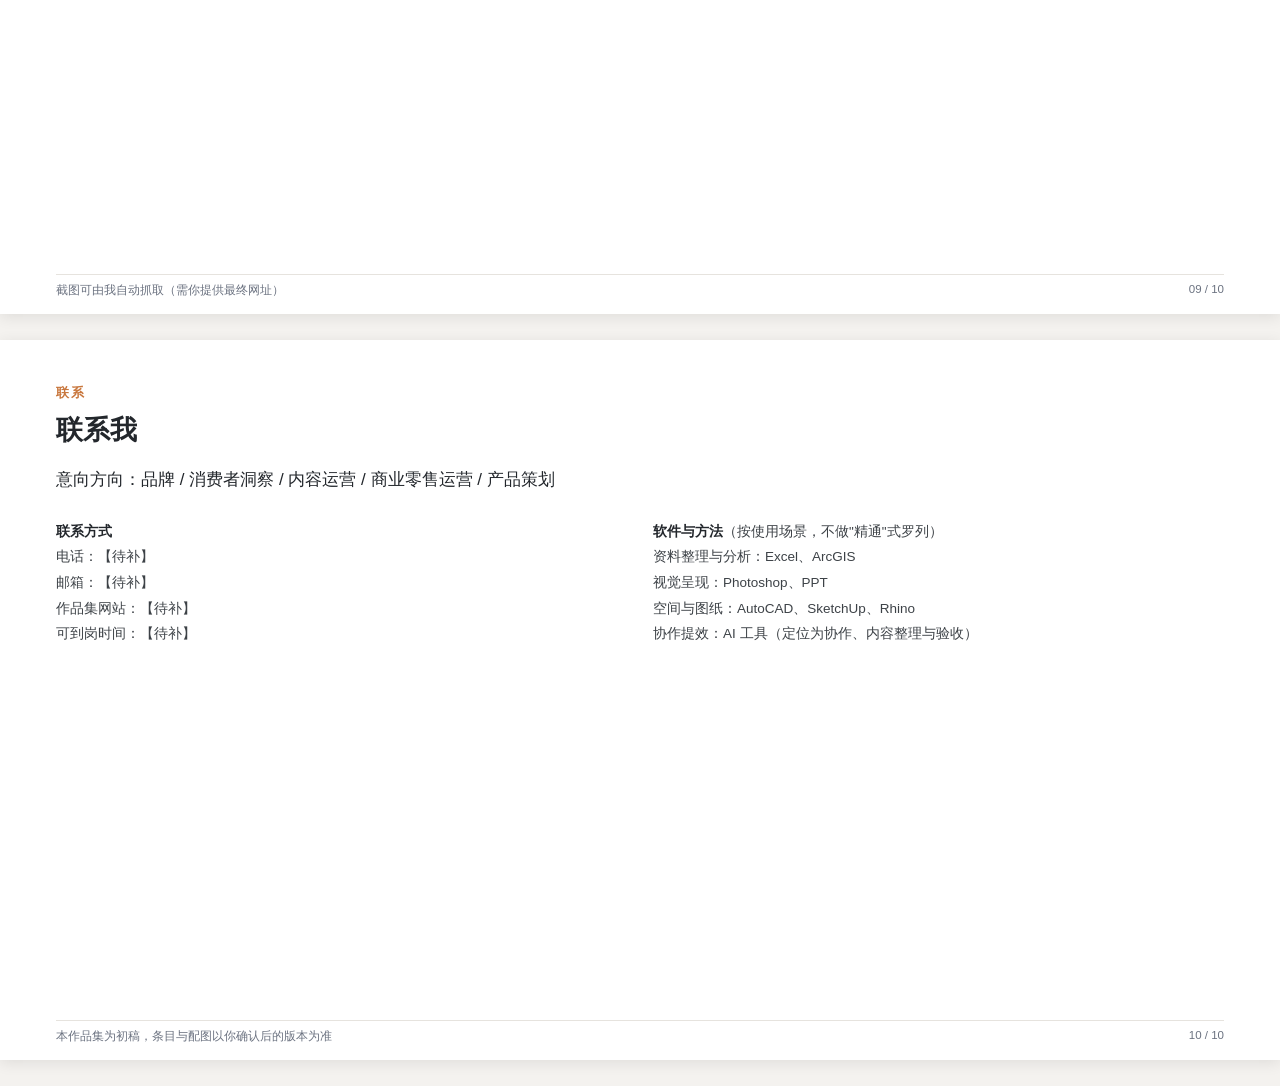
<file: ops/index.html>
<!doctype html>
<html lang="zh-CN">
<head>
<meta charset="utf-8">
<title>王然｜作品集（10 页版）</title>
<style>
  :root{
    --ink:#23272c; --muted:#6b7280; --line:#e6e3de;
    --warm:#c8763c; --bg:#f4f2ef; --card:#ffffff;
  }
  @page{ size:297mm 167mm; margin:0 }
  *{ box-sizing:border-box }
  body{ margin:0; background:var(--bg); color:var(--ink);
        font-family:"Microsoft YaHei","PingFang SC","Hiragino Sans GB",sans-serif; }
  .page{ position:relative; width:1280px; height:720px; background:#fff; margin:26px auto;
         padding:44px 56px; box-shadow:0 3px 14px rgba(0,0,0,.09); overflow:hidden;
         page-break-after:always; break-after:page; }
  .page:last-child{ page-break-after:auto; break-after:auto }
  .kicker{ font-size:13px; letter-spacing:.16em; color:var(--warm); font-weight:700; margin-bottom:10px }
  h1{ font-size:44px; margin:0 0 8px; letter-spacing:.01em }
  h2{ font-size:27px; margin:0 0 6px }
  h3{ font-size:16px; margin:0 0 6px }
  .sub{ color:var(--muted); font-size:15px; line-height:1.7 }
  .lead{ font-size:17px; line-height:1.75; max-width:900px }
  .foot{ position:absolute; left:56px; right:56px; bottom:16px; display:flex; justify-content:space-between;
         font-size:11.5px; color:var(--muted); border-top:1px solid var(--line); padding-top:8px }
  .foot .note{ max-width:820px }
  .grid2{ display:grid; grid-template-columns:1fr 1fr; gap:26px; margin-top:22px }
  .grid3{ display:grid; grid-template-columns:repeat(3,1fr); gap:20px; margin-top:20px }
  .cards{ display:grid; grid-template-columns:repeat(3,1fr); gap:16px; margin-top:24px }
  .card{ border:1px solid var(--line); border-radius:8px; padding:16px 18px; background:var(--card) }
  .card h3{ color:var(--ink) }
  .card p{ margin:0; font-size:13px; line-height:1.65; color:var(--muted) }
  .tag{ display:inline-block; font-size:12px; padding:3px 10px; border-radius:99px;
        background:#f0ebe4; color:#8a5a2b; margin:0 6px 6px 0 }
  .cover{ display:flex; flex-direction:column; justify-content:center; height:100% }
  .cover .id{ margin-top:26px; font-size:14px; color:var(--muted); line-height:1.9 }
  .thumb{ width:100%; height:170px; object-fit:cover; border-radius:6px; border:1px solid var(--line); background:#f7f6f4 }
  .figrow{ display:grid; gap:14px; margin-top:18px }
  .figrow img{ width:100%; border:1px solid var(--line); border-radius:6px }
  .cap{ font-size:12px; color:var(--muted); margin-top:6px; line-height:1.55 }
  .gap{ border:1.5px dashed var(--warm); border-radius:8px; padding:14px 16px; background:#fdf8f3; margin-top:16px }
  .gap h3{ color:var(--warm) }
  .gap p,.gap li{ font-size:13px; line-height:1.7; color:#6a4a2c; margin:0 0 4px }
  .gap ul{ margin:6px 0 0; padding-left:20px }
  .kpi{ display:flex; gap:28px; margin-top:18px }
  .kpi div{ font-size:13px; color:var(--muted) }
  .kpi b{ display:block; font-size:22px; color:var(--ink); margin-bottom:2px }
  .two-col{ display:grid; grid-template-columns:1.15fr 1fr; gap:24px }
  .list{ font-size:13.5px; line-height:1.9; color:#3d4247 }
  .list b{ color:var(--ink) }
  .placeholder{ display:flex; align-items:center; justify-content:center; height:190px; border:1.5px dashed var(--line);
                border-radius:6px; color:var(--muted); font-size:13px; background:#fafaf9 }
  @media print{
    body{ background:#fff }
    .page{ margin:0; box-shadow:none; width:297mm; height:167mm; padding:0 }
  }
</style>
</head>
<body>

<!-- 1 封面 -->
<section class="page" id="p1">
  <div class="cover">
    <div class="kicker">作品集 · PORTFOLIO</div>
    <h1>王然</h1>
    <h2 style="font-weight:400;color:#4b5157">需求洞察 × 方案策划 × 项目推进</h2>
    <div class="id">
      大连理工大学 · 建筑学 · 本科 · 2027 届<br>
      意向方向：品牌 / 消费者洞察 / 内容运营 / 商业零售运营<br>
      电话 【待补】 · 邮箱 【待补】 · 作品集网站 【待补】
    </div>
    <div style="margin-top:22px">
      <span class="tag">把资料变成需求清单</span>
      <span class="tag">把分析变成方案取舍</span>
      <span class="tag">把复杂信息讲清楚</span>
    </div>
  </div>
  <div class="foot"><span class="note">封面配图建议用 1 张低饱和空间局部图（待你指定）</span><span>01 / 10</span></div>
</section>

<section class="page" id="p2">
  <div class="kicker">能力</div>
  <h2>我能交付什么</h2>
  <p class="sub">六项能力，每项都写清"方法 + 产出"，不做软件名罗列。</p>
  <div class="cards">
    <div class="card"><h3>需求分析</h3><p>方法：从给定资料建立人物侧写、按生活时序拆解场景<br>产出：需求清单与优先级</p></div>
    <div class="card"><h3>场景 / 空间观察</h3><p>方法：按时间、动线、尺度拆解使用行为<br>产出：问题定位与设计条件</p></div>
    <div class="card"><h3>数据整理与分析</h3><p>方法：多源信息清洗、图层叠加、空间特征归纳<br>产出：分析图与结构化结论</p></div>
    <div class="card"><h3>方案策划</h3><p>方法：把结论转成可执行方案，标注取舍与依据<br>产出：方案图纸、说明与建议</p></div>
    <div class="card"><h3>项目推进</h3><p>方法：任务拆解、进度跟踪、多轮评审迭代<br>产出：汇报材料与结项交付</p></div>
    <div class="card"><h3>视觉表达</h3><p>方法：展板 / PPT / 图表 / 图像处理，建立信息层级<br>产出：可交付的呈现物</p></div>
  </div>
  <div class="foot"><span class="note">不写"精通某软件"，只写能用它交付什么</span><span>02 / 10</span></div>
</section>

<section class="page" id="p3">
  <div class="kicker">总览</div>
  <h2>三个项目</h2>
  <div class="grid3">
    <div>
      <div class="placeholder">缩略图待选</div>
      <h3 style="margin-top:12px">项目 01｜适老化设计竞赛</h3>
      <p class="sub" style="font-size:13px">2023.04—2024.11｜<b>项目负责人</b>（主责图纸、说明与演示材料）<br>结果：全国适老化设计竞赛铜奖<br>团队项目 · 4 名成员</p>
    </div>
    <div>
      <div class="placeholder">（本次未收录）</div>
      <h3 style="margin-top:12px">项目 02｜区域分析</h3>
      <p class="sub" style="font-size:13px">2025.07—2026.03｜<b>核心成员</b><br>结果：省级大创验收通过<br>需补 ArcGIS 成果图与汇报材料</p>
    </div>
    <div>
      <div class="placeholder">网站截图待抓</div>
      <h3 style="margin-top:12px">项目 03｜AI 协作作品集网站</h3>
      <p class="sub" style="font-size:13px">2026.07｜<b>项目发起 · 内容整理 · 反馈验收</b><br>结果：GitHub Pages 上线<br>不写"独立开发"</p>
    </div>
  </div>
  <div class="foot"><span class="note">三张卡都标了角色与结果；团队成果不写成个人独立完成</span><span>03 / 10</span></div>
</section>

<section class="page" id="p4">
  <div class="kicker">项目 01 · 适老化</div>
  <h2>先定义真实使用问题</h2>
  <div class="two-col">
    <div>
      <p class="lead">主办方提供两位高龄业主的身体机能、疾病与照护资料。我把资料转成人物侧写，再按一天的活动时序拆解空间需求。</p>
      <p class="list" style="margin-top:14px">
        <b>做法</b>：资料解析 → 人物侧写 → 活动时序拆解 → 痛点清单<br>
        <b>结论</b>：问题集中在出入口、卫生间、厨房与卧室的动线与尺度
      </p>
    </div>
    <div class="figrow" style="grid-template-columns:1fr 1fr">
      <div><img src="图-压缩/适老化/page-05.jpg" alt="业主资料"><div class="cap">业主资料与身体机能（PDF p.5）</div></div>
      <div><img src="图-压缩/适老化/page-08.jpg" alt="活动拆解"><div class="cap">一天活动时序拆解（PDF p.8）</div></div>
    </div>
  </div>
  <div class="foot"><span class="note">本项目基于给定业主资料，未进行真实访谈、问卷或市场化用户研究。</span><span>04 / 10</span></div>
</section>

<section class="page" id="p5">
  <div class="kicker">项目 01 · 适老化</div>
  <h2>从行为到设计条件</h2>
  <p class="lead">结合人体尺度、轮椅通行与照护场景，把"使用不便"翻译成可执行的设计条件。</p>
  <div class="figrow" style="grid-template-columns:1.2fr 1fr">
    <div><img src="图-压缩/适老化/page-09.jpg" alt="动线与尺度分析"><div class="cap">动线与尺度问题识别（PDF p.9）</div></div>
    <div><img src="图-压缩/适老化/page-16.jpg" alt="尺寸资料"><div class="cap">适老化产品与设备尺寸核对（PDF p.16）</div></div>
  </div>
  <div class="foot"><span class="note">方法与产出：场景 → 风险 → 设计条件（三列对照，定稿时替换为表格）</span><span>05 / 10</span></div>
</section>

<section class="page" id="p6">
  <div class="kicker">项目 01 · 适老化</div>
  <h2>方案推导与关键取舍</h2>
  <div class="two-col">
    <div>
      <p class="list">
        <b>需求汇总</b>：把分散的场景问题收敛成少数核心需求<br>
        <b>任务与概念</b>：确立设计任务与策略主线<br>
        <b>取舍</b>：在有限面积里优先保障高频与高风险场景<br>
        <b>本人负责</b>：图纸、设计说明与演示材料（团队协同推进）
      </p>
    </div>
    <div class="figrow" style="grid-template-columns:1fr 1fr">
      <div><img src="图-压缩/适老化/page-10.jpg" alt="需求汇总"><div class="cap">需求汇总（PDF p.10）</div></div>
      <div><img src="图-压缩/适老化/page-13.jpg" alt="概念策略"><div class="cap">概念与策略（PDF p.13）</div></div>
    </div>
  </div>
  <div class="foot"><span class="note">团队项目：本人主责图纸、设计说明与演示材料，非独立完成</span><span>06 / 10</span></div>
</section>

<section class="page" id="p7">
  <div class="kicker">项目 01 · 适老化</div>
  <h2>结果与表达</h2>
  <div class="figrow" style="grid-template-columns:1.35fr 1fr">
    <div><img src="图-压缩/适老化/page-28.jpg" alt="最终图纸"><div class="cap">最终图纸（PDF p.28）</div></div>
    <div><img src="图-压缩/适老化/page-29.jpg" alt="展板"><div class="cap">方案展板（PDF p.29）</div></div>
  </div>
  <div class="kpi" style="margin-top:20px">
    <div><b>全国铜奖</b>适老化设计竞赛</div>
    <div><b>80+ 页</b>图纸 / 说明 / 汇报材料</div>
    <div><b>可迁移</b>资料解析—场景洞察—方案表达</div>
  </div>
  <div class="foot"><span class="note">本项目基于给定业主资料，未进行真实访谈、问卷或市场化用户研究。</span><span>07 / 10</span></div>
</section>

<section class="page" id="p12">
  <div class="kicker">能力证据</div>
  <h2>视觉表达与信息组织</h2>
  <p class="sub">四宫格：每格标注"目的 — 处理 — 效果"，不放没有说明的装饰图。</p>
  <div class="figrow" style="grid-template-columns:repeat(4,1fr);margin-top:20px">
    <div><img src="图-压缩/课程/高层分标题.jpg" alt="高层展板"><div class="cap">展板与图面组织：分标题页以"编号＋中英标题＋灰度主图"先立章节身份；主图为城市鸟瞰，呼应高层综合体的区位与体量议题</div></div>
    <div><img src="图-压缩/课程/博物馆分标题.jpg" alt="博物馆"><div class="cap">叙事型版面：分标题页以大留白＋单一建筑透视图建立"场所记忆"的叙事基调，正文再展开需求梳理与方案比选</div></div>
    <div><img src="图-压缩/课程/城市设计分标题.jpg" alt="城市设计"><div class="cap">分析型版面：分标题页压灰度底图、只保留标题层级，为正文 ArcGIS 叠加分析图留出高对比阅读环境</div></div>
    <div><img src="图-压缩/课程/目录.jpg" alt="目录页"><div class="cap">信息层级与目录设计</div></div>
  </div>
  <div class="foot"><span class="note">课程作业类内容统一标注来源，不包装成商业项目</span><span>08 / 10</span></div>
</section>

<section class="page" id="p13">
  <div class="kicker">项目 03 · 网站</div>
  <h2>从目标到交付</h2>
  <div class="two-col">
    <div class="list">
      <b>① 定义目标</b>：在线作品集，可长期维护<br>
      <b>② 内容架构</b>：素材筛选与页面顺序<br>
      <b>③ 协作产出</b>：与 AI 协作生成代码，多轮"执行—检查—修正"<br>
      <b>④ 验收上线</b>：移动端与中英文页面检查，GitHub Pages 上线<br>
      <span style="color:#6b7280">本人负责：目标定义、素材筛选、反馈与验收；不写"独立开发"</span>
    </div>
    <div class="figrow" style="grid-template-columns:1fr 1fr">
      <div class="placeholder">桌面端截图</div>
      <div class="placeholder">移动端截图</div>
    </div>
  </div>
  <div class="foot"><span class="note">截图可由我自动抓取（需你提供最终网址）</span><span>09 / 10</span></div>
</section>

<section class="page" id="p14">
  <div class="kicker">联系</div>
  <h2>联系我</h2>
  <p class="lead">意向方向：品牌 / 消费者洞察 / 内容运营 / 商业零售运营 / 产品策划</p>
  <div class="grid2" style="margin-top:24px">
    <div class="list">
      <b>联系方式</b><br>
      电话：【待补】<br>
      邮箱：【待补】<br>
      作品集网站：【待补】<br>
      可到岗时间：【待补】
    </div>
    <div class="list">
      <b>软件与方法</b>（按使用场景，不做"精通"式罗列）<br>
      资料整理与分析：Excel、ArcGIS<br>
      视觉呈现：Photoshop、PPT<br>
      空间与图纸：AutoCAD、SketchUp、Rhino<br>
      协作提效：AI 工具（定位为协作、内容整理与验收）
    </div>
  </div>
  <div class="foot"><span class="note">本作品集为初稿，条目与配图以你确认后的版本为准</span><span>10 / 10</span></div>
</section>

</body>
</html>
</file>
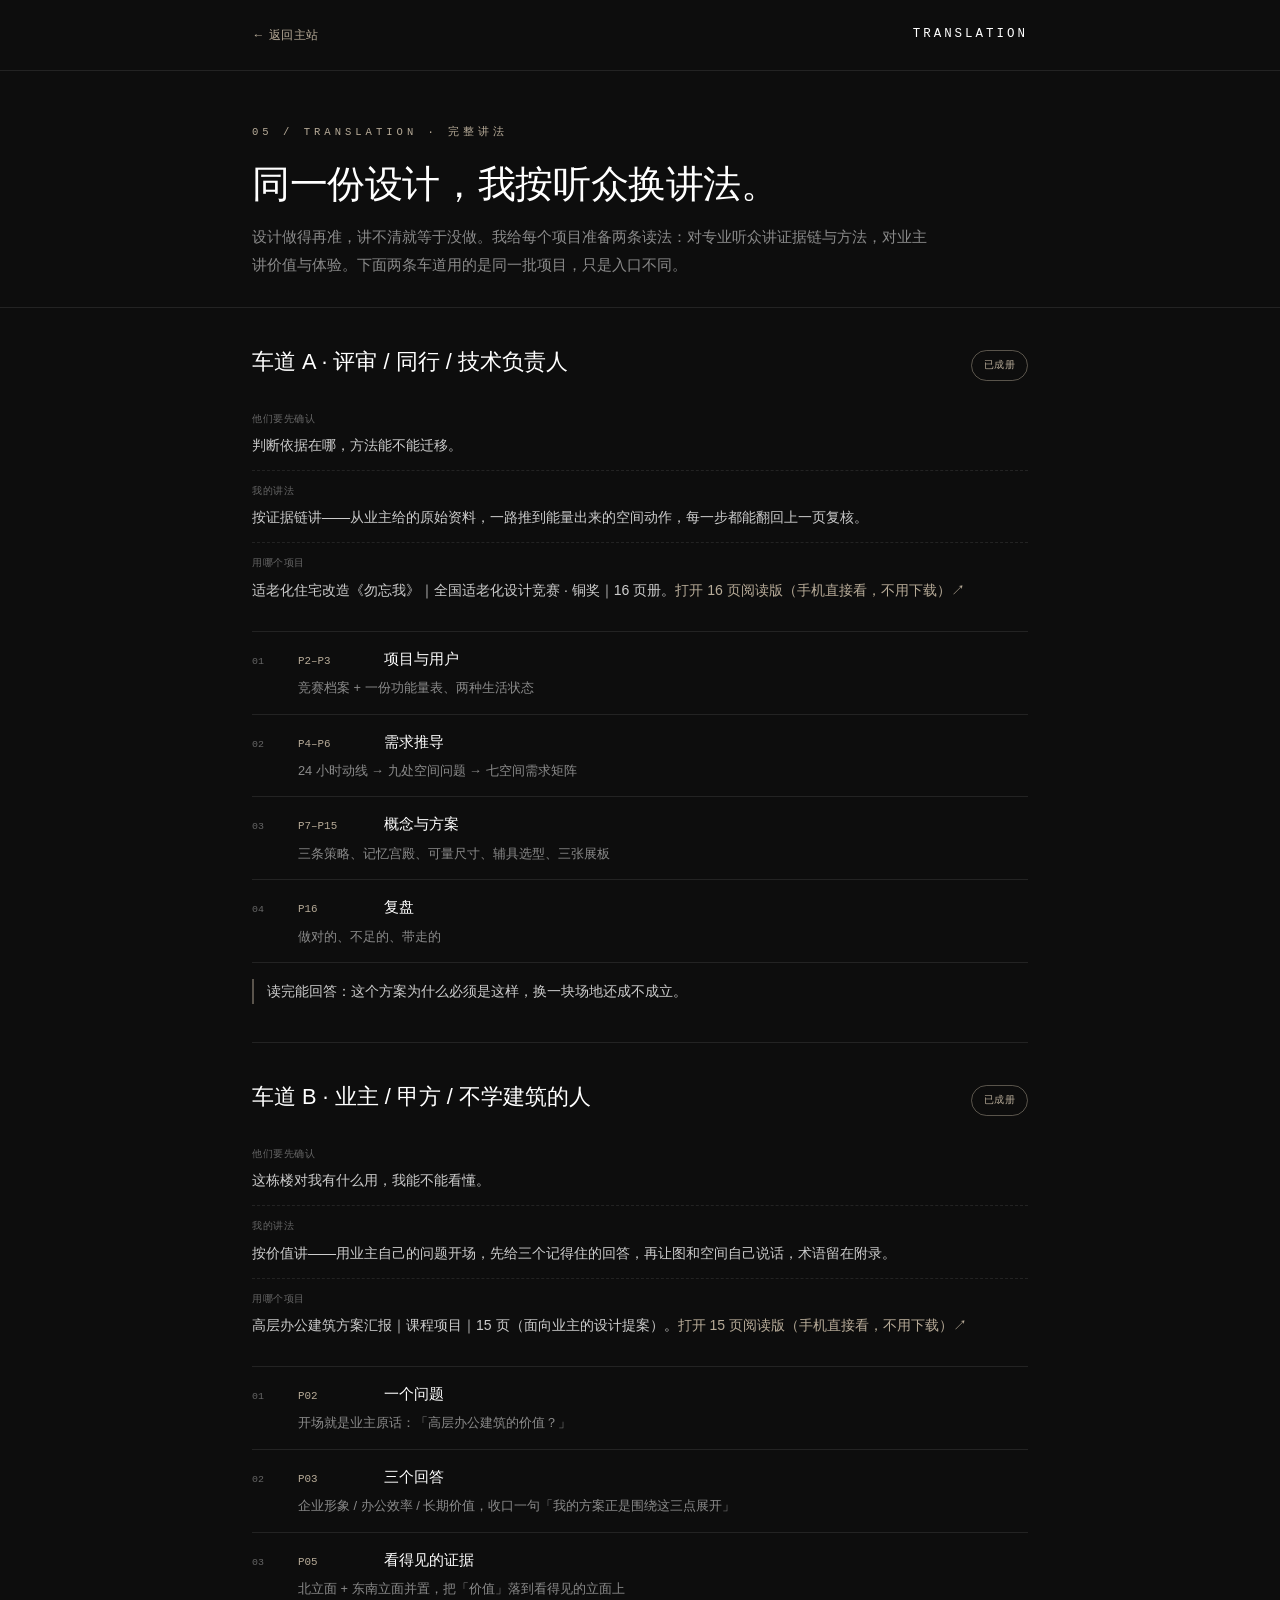
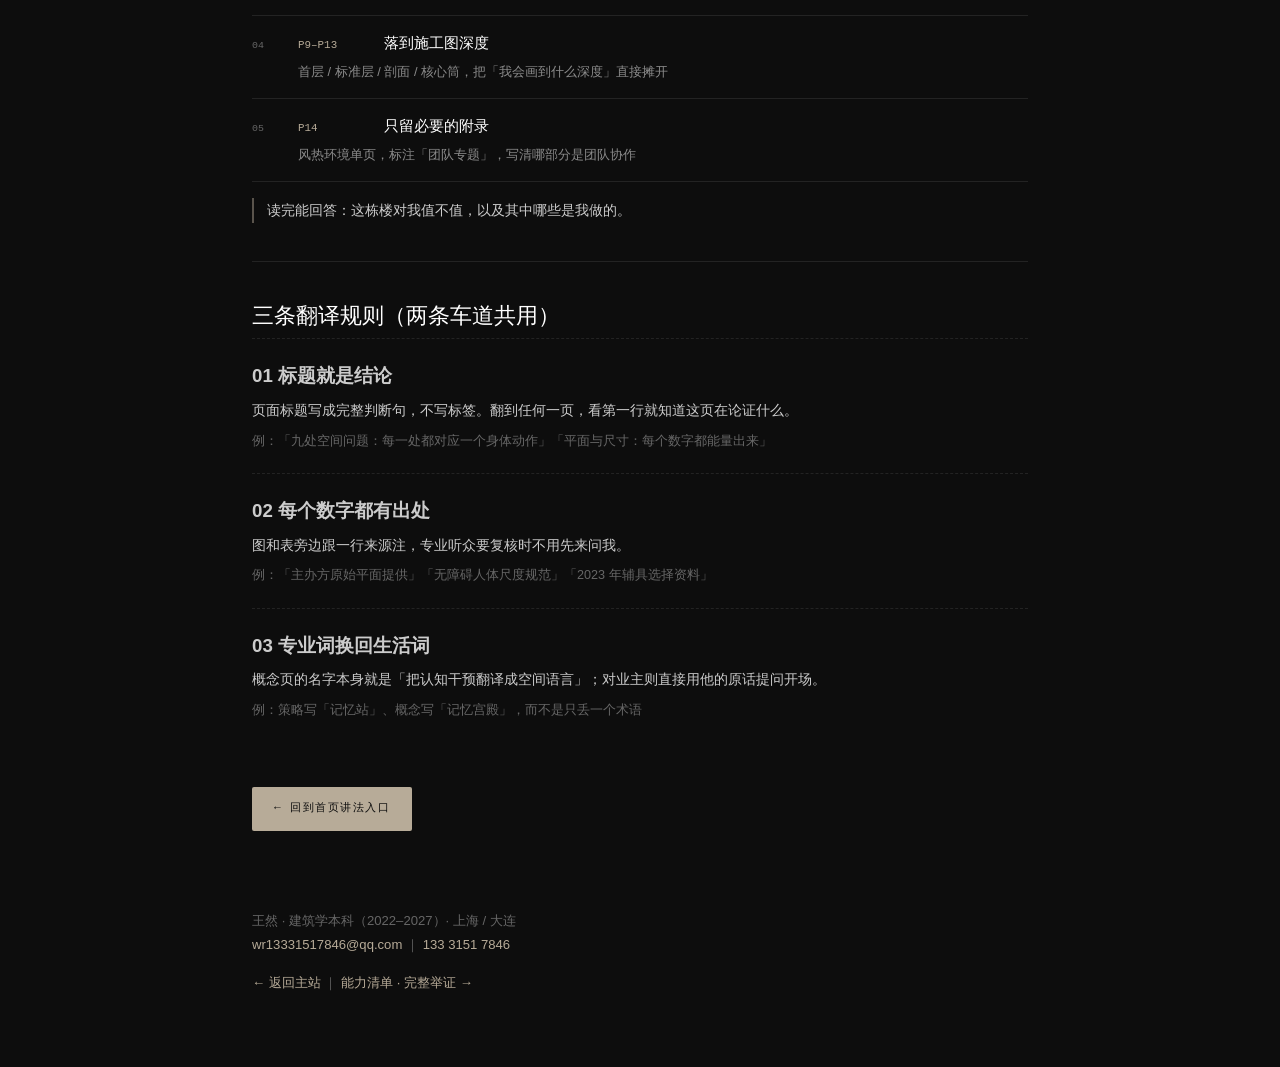
<file: translation/index.html>
<!doctype html>
<html lang="zh-CN" data-theme="dark">
<head>
<meta charset="utf-8">
<meta name="viewport" content="width=device-width,initial-scale=1,viewport-fit=cover">
<title>设计转译 · 两条车道与三条规则 | 王然</title>
<meta name="description" content="同一份设计，按听众换讲法：专业听众走证据链，业主走价值。">
<link rel="canonical" href="https://wr-create.github.io/wr-portfolio/translation/">
<style>(function(){try{var t=localStorage.getItem("wr-theme");if(t!=="light"){t="dark"}document.documentElement.setAttribute("data-theme",t)}catch(e){}})();</style>
<style>
:root,[data-theme="dark"]{--bg:#0d0d0d;--panel:#111111;--headbg:#0d0d0d;--line:rgba(255,255,255,.09);--line2:rgba(255,255,255,.16);--ink:#ffffff;--ink2:#cccccc;--ink3:#8a8a8a;--ink4:#666666;--accent:#B7AB98;--accentline:rgba(183,171,152,.45);--dim:rgba(183,171,152,.12);color-scheme:dark}
[data-theme="light"]{--bg:#f2f3f5;--panel:#e9eaec;--headbg:#f2f3f5;--line:rgba(20,23,26,.12);--line2:rgba(20,23,26,.2);--ink:#14171a;--ink2:#23272b;--ink3:#4e5359;--ink4:#6b7076;--accent:#7d6a45;--accentline:rgba(125,106,69,.45);--dim:rgba(125,106,69,.13);color-scheme:light}
*{margin:0;padding:0;box-sizing:border-box}
html{scroll-behavior:smooth}
body{background:var(--bg);color:var(--ink2);font-family:'Inter',-apple-system,BlinkMacSystemFont,'Segoe UI','PingFang SC','Hiragino Sans GB','Microsoft YaHei',sans-serif;font-weight:300;line-height:1.85;-webkit-text-size-adjust:100%}
.mono{font-family:'JetBrains Mono',Consolas,'PingFang SC','Microsoft YaHei',monospace}
.wrap{max-width:820px;margin:0 auto;padding:0 22px}
a{color:var(--accent);text-decoration:none}
a:hover{text-decoration:underline}
.top{position:sticky;top:0;background:var(--headbg);border-bottom:1px solid var(--line);padding:13px 0}
.top .wrap{display:flex;align-items:center;justify-content:space-between;gap:14px;flex-wrap:wrap}
.back{font-size:.76rem;letter-spacing:.5px;min-height:44px;display:inline-flex;align-items:center}
.brand{font-family:'JetBrains Mono',Consolas,monospace;font-size:.78rem;letter-spacing:3px;color:var(--ink)}
.hero{padding:52px 0 28px;border-bottom:1px solid var(--line)}
.kicker{font-family:'JetBrains Mono',Consolas,monospace;font-size:.66rem;letter-spacing:4px;color:var(--accent);text-transform:uppercase;margin-bottom:16px}
h1{font-size:clamp(1.6rem,4.4vw,2.4rem);font-weight:200;color:var(--ink);letter-spacing:-.01em;line-height:1.32;margin-bottom:14px}
.sub{font-size:.94rem;color:var(--ink3);max-width:680px}
.toc{display:flex;flex-wrap:wrap;gap:8px;margin-top:24px}
.toc a{font-family:'JetBrains Mono',Consolas,monospace;font-size:.66rem;letter-spacing:.5px;padding:9px 14px;border:1px solid var(--line2);border-radius:999px;color:var(--ink3);min-height:44px;display:inline-flex;align-items:center}
.cap-block{padding:38px 0;border-bottom:1px solid var(--line);scroll-margin-top:76px}
.cap-block:target{background:var(--dim)}
h2{font-size:clamp(1.12rem,2.8vw,1.36rem);font-weight:400;color:var(--ink);line-height:1.5;margin-bottom:6px}
.lead{font-size:.94rem;color:var(--ink2);margin-bottom:12px}
.tag{display:inline-block;font-family:'JetBrains Mono',Consolas,monospace;font-size:.62rem;letter-spacing:.5px;padding:4px 10px;border:1px solid var(--line2);border-radius:999px;color:var(--ink3);margin:0 6px 8px 0}
.tag--t{color:var(--accent);border-color:var(--accentline);background:var(--dim)}
.ev{padding:20px 0;border-top:1px dashed var(--line)}
.ev:first-of-type{border-top:0}
.ev-h{font-family:'JetBrains Mono',Consolas,monospace;font-size:.68rem;letter-spacing:.5px;color:var(--accent);margin-bottom:8px}
.ev-grid{display:grid;grid-template-columns:74px 1fr;gap:3px 14px}
.ev-grid dt{font-family:'JetBrains Mono',Consolas,monospace;font-size:.62rem;letter-spacing:.5px;color:var(--ink4);padding-top:6px}
.ev-grid dd{font-size:.87rem;color:var(--ink2)}
.note{margin-top:12px;padding-left:13px;border-left:2px solid var(--accentline);font-size:.79rem;color:var(--ink4);line-height:1.8}
.jump{display:inline-flex;align-items:center;gap:8px;min-height:44px;margin-top:20px;padding:11px 22px;font-family:'JetBrains Mono',Consolas,monospace;font-size:.7rem;letter-spacing:1.5px;color:var(--bg);background:var(--accent);border-radius:2px}
.jump:hover{text-decoration:none;opacity:.9}
footer{padding:40px 0 72px;color:var(--ink4);font-size:.82rem}
footer a{color:var(--accent)}
@media (max-width:560px){.ev-grid{grid-template-columns:1fr}.ev-grid dt{padding-top:12px}}
</style>
</head>
<body>
<nav class="top"><div class="wrap"><a class="back" href="../index.html">← 返回主站</a><span class="brand mono">TRANSLATION</span></div></nav>
<style>
.lane{padding:38px 0;border-bottom:1px solid var(--line)}
.lane-h{display:flex;align-items:center;justify-content:space-between;gap:12px;flex-wrap:wrap;margin-bottom:6px}
.status{font-family:'JetBrains Mono',Consolas,monospace;font-size:.64rem;letter-spacing:.5px;padding:5px 12px;border-radius:999px;border:1px solid var(--line2);color:var(--ink3)}
.status--done{color:var(--accent);border-color:var(--accentline)}
.status--wip{border-style:dashed}
dl.q{margin:14px 0 0}
dl.q>div{padding:12px 0;border-top:1px dashed var(--line)}
dl.q>div:first-child{border-top:0}
dl.q dt{font-family:'JetBrains Mono',Consolas,monospace;font-size:.62rem;letter-spacing:.5px;color:var(--ink4);margin-bottom:3px}
dl.q dd{font-size:.88rem;color:var(--ink2)}
ol.path{list-style:none;margin-top:16px;border-top:1px solid var(--line)}
ol.path li{display:grid;grid-template-columns:34px 74px 1fr;gap:3px 12px;align-items:baseline;padding:14px 0;border-bottom:1px solid var(--line)}
ol.path .no{font-family:'JetBrains Mono',Consolas,monospace;font-size:.62rem;color:var(--ink4)}
ol.path .pg{font-family:'JetBrains Mono',Consolas,monospace;font-size:.68rem;color:var(--accent)}
ol.path .st{font-size:.92rem;color:var(--ink)}
ol.path .dt{grid-column:2/-1;font-size:.8rem;color:var(--ink3)}
.payoff{margin-top:16px;padding-left:13px;border-left:2px solid var(--accentline);font-size:.85rem;color:var(--ink2)}
.rules{padding:38px 0}
.rule{padding:20px 0;border-top:1px dashed var(--line)}
.rule p{font-size:.87rem;color:var(--ink2);margin-top:4px}
.rule .pr{font-size:.79rem;color:var(--ink4);margin-top:6px}
@media (max-width:560px){ol.path li{grid-template-columns:30px 66px 1fr}}
</style>
<header class="hero"><div class="wrap">
<div class="kicker">05 / TRANSLATION · 完整讲法</div>
<h1>同一份设计，我按听众换讲法。</h1>
<p class="sub">设计做得再准，讲不清就等于没做。我给每个项目准备两条读法：对专业听众讲证据链与方法，对业主讲价值与体验。下面两条车道用的是同一批项目，只是入口不同。</p>
</div></header>
<main class="wrap">

<section class="lane" id="professional">
<div class="lane-h"><h2>车道 A · 评审 / 同行 / 技术负责人</h2><span class="status status--done">已成册</span></div>
<dl class="q">
<div><dt>他们要先确认</dt><dd>判断依据在哪，方法能不能迁移。</dd></div>
<div><dt>我的讲法</dt><dd>按证据链讲——从业主给的原始资料，一路推到能量出来的空间动作，每一步都能翻回上一页复核。</dd></div>
<div><dt>用哪个项目</dt><dd>适老化住宅改造《勿忘我》｜全国适老化设计竞赛 · 铜奖｜16 页册。<a href="../deck/wuwangwo/index.html">打开 16 页阅读版（手机直接看，不用下载）↗</a></dd></div>
</dl>
<ol class="path">
<li><span class="no">01</span><span class="pg">P2–P3</span><span class="st">项目与用户</span><span class="dt">竞赛档案 + 一份功能量表、两种生活状态</span></li>
<li><span class="no">02</span><span class="pg">P4–P6</span><span class="st">需求推导</span><span class="dt">24 小时动线 → 九处空间问题 → 七空间需求矩阵</span></li>
<li><span class="no">03</span><span class="pg">P7–P15</span><span class="st">概念与方案</span><span class="dt">三条策略、记忆宫殿、可量尺寸、辅具选型、三张展板</span></li>
<li><span class="no">04</span><span class="pg">P16</span><span class="st">复盘</span><span class="dt">做对的、不足的、带走的</span></li>
</ol>
<p class="payoff">读完能回答：这个方案为什么必须是这样，换一块场地还成不成立。</p>
</section>

<section class="lane" id="client">
<div class="lane-h"><h2>车道 B · 业主 / 甲方 / 不学建筑的人</h2><span class="status status--done">已成册</span></div>
<dl class="q">
<div><dt>他们要先确认</dt><dd>这栋楼对我有什么用，我能不能看懂。</dd></div>
<div><dt>我的讲法</dt><dd>按价值讲——用业主自己的问题开场，先给三个记得住的回答，再让图和空间自己说话，术语留在附录。</dd></div>
<div><dt>用哪个项目</dt><dd>高层办公建筑方案汇报｜课程项目｜15 页（面向业主的设计提案）。<a href="../deck/gaoceng/index.html">打开 15 页阅读版（手机直接看，不用下载）↗</a></dd></div>
</dl>
<ol class="path">
<li><span class="no">01</span><span class="pg">P02</span><span class="st">一个问题</span><span class="dt">开场就是业主原话：「高层办公建筑的价值？」</span></li>
<li><span class="no">02</span><span class="pg">P03</span><span class="st">三个回答</span><span class="dt">企业形象 / 办公效率 / 长期价值，收口一句「我的方案正是围绕这三点展开」</span></li>
<li><span class="no">03</span><span class="pg">P05</span><span class="st">看得见的证据</span><span class="dt">北立面 + 东南立面并置，把「价值」落到看得见的立面上</span></li>
<li><span class="no">04</span><span class="pg">P9–P13</span><span class="st">落到施工图深度</span><span class="dt">首层 / 标准层 / 剖面 / 核心筒，把「我会画到什么深度」直接摊开</span></li>
<li><span class="no">05</span><span class="pg">P14</span><span class="st">只留必要的附录</span><span class="dt">风热环境单页，标注「团队专题」，写清哪部分是团队协作</span></li>
</ol>
<p class="payoff">读完能回答：这栋楼对我值不值，以及其中哪些是我做的。</p>
</section>

<section class="rules" id="rules">
<h2>三条翻译规则（两条车道共用）</h2>
<div class="rule"><h3>01 标题就是结论</h3><p>页面标题写成完整判断句，不写标签。翻到任何一页，看第一行就知道这页在论证什么。</p><p class="pr">例：「九处空间问题：每一处都对应一个身体动作」「平面与尺寸：每个数字都能量出来」</p></div>
<div class="rule"><h3>02 每个数字都有出处</h3><p>图和表旁边跟一行来源注，专业听众要复核时不用先来问我。</p><p class="pr">例：「主办方原始平面提供」「无障碍人体尺度规范」「2023 年辅具选择资料」</p></div>
<div class="rule"><h3>03 专业词换回生活词</h3><p>概念页的名字本身就是「把认知干预翻译成空间语言」；对业主则直接用他的原话提问开场。</p><p class="pr">例：策略写「记忆站」、概念写「记忆宫殿」，而不是只丢一个术语</p></div>
<p style="margin-top:24px"><a class="jump" href="../index.html#translation">← 回到首页讲法入口</a></p>
</section>
</main>
<footer><div class="wrap">
<div>王然 · 建筑学本科（2022–2027）· 上海 / 大连</div>
<div><a href="mailto:wr13331517846@qq.com">wr13331517846@qq.com</a> ｜ <a href="tel:13331517846">133 3151 7846</a></div>
<div style="margin-top:14px"><a href="../index.html">← 返回主站</a> ｜ <a href="../capabilities/index.html">能力清单 · 完整举证 →</a></div>
</div></footer>
</body></html>
</file>
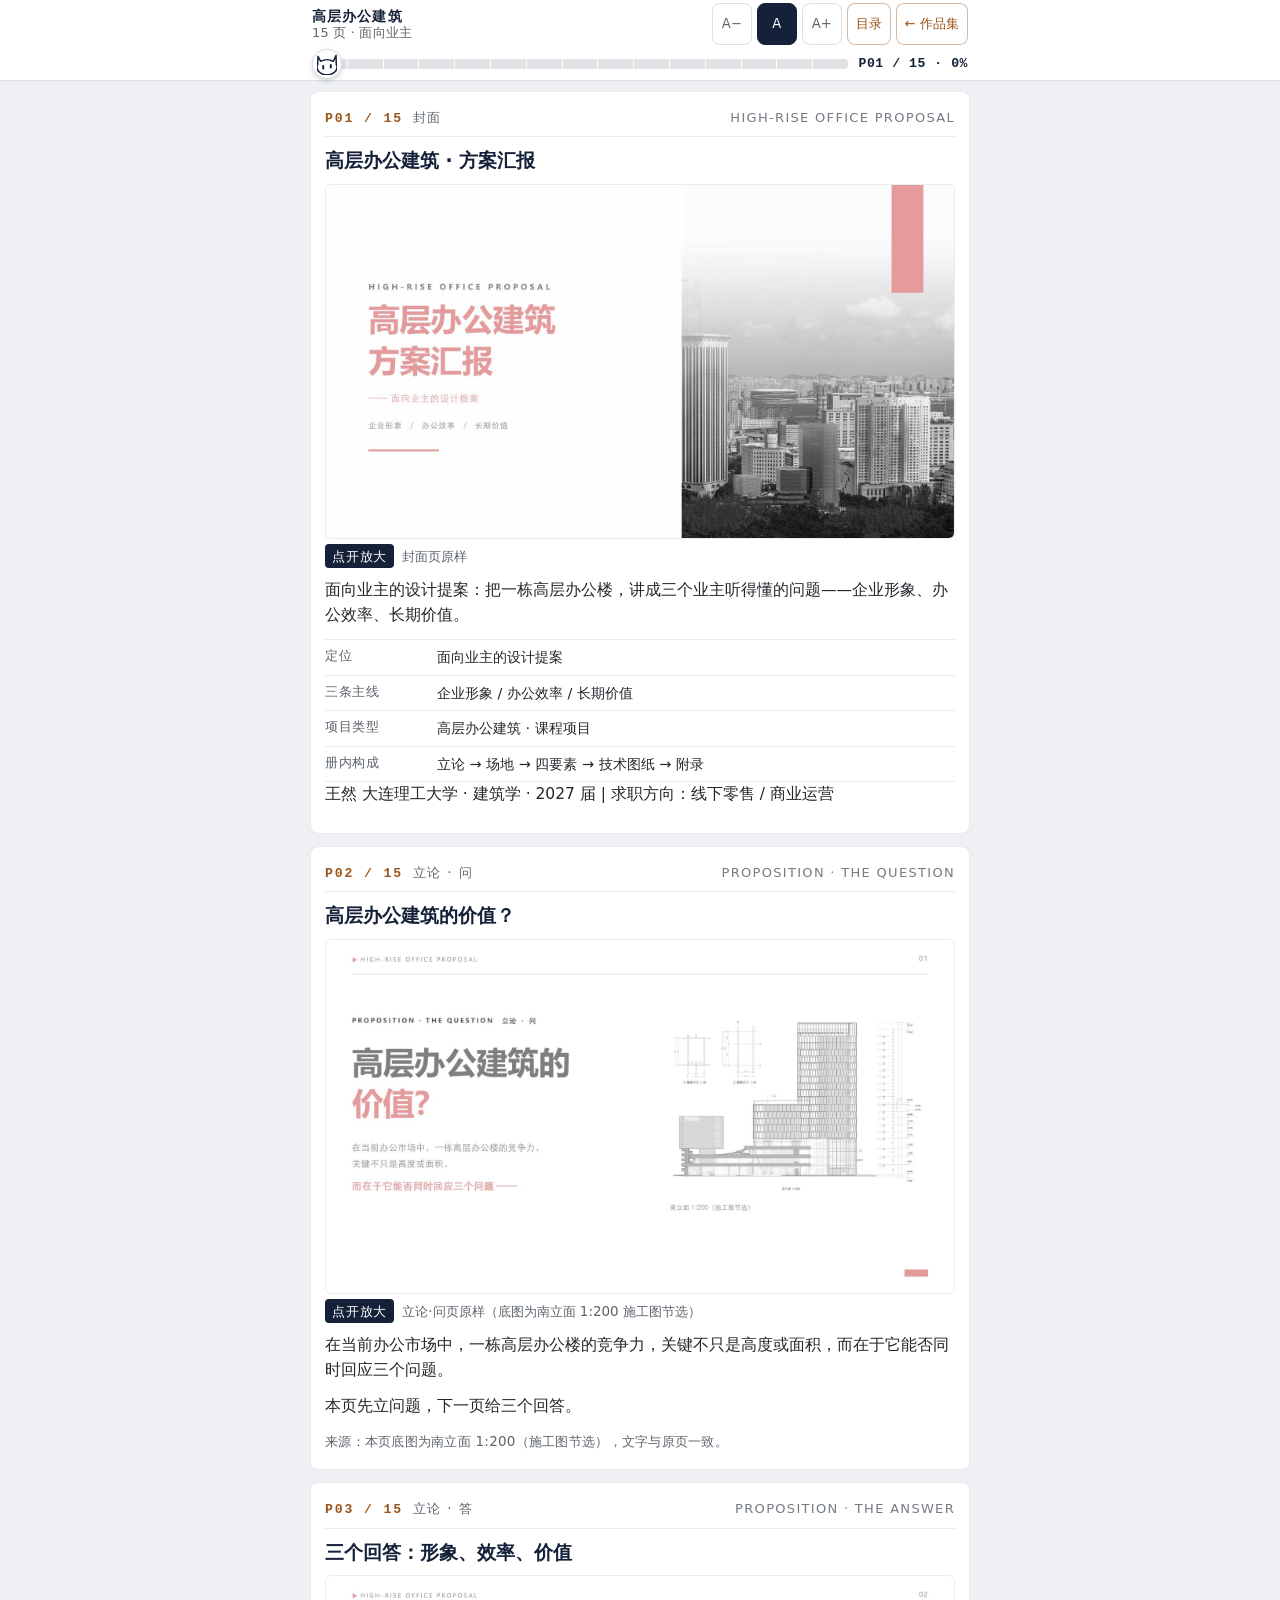
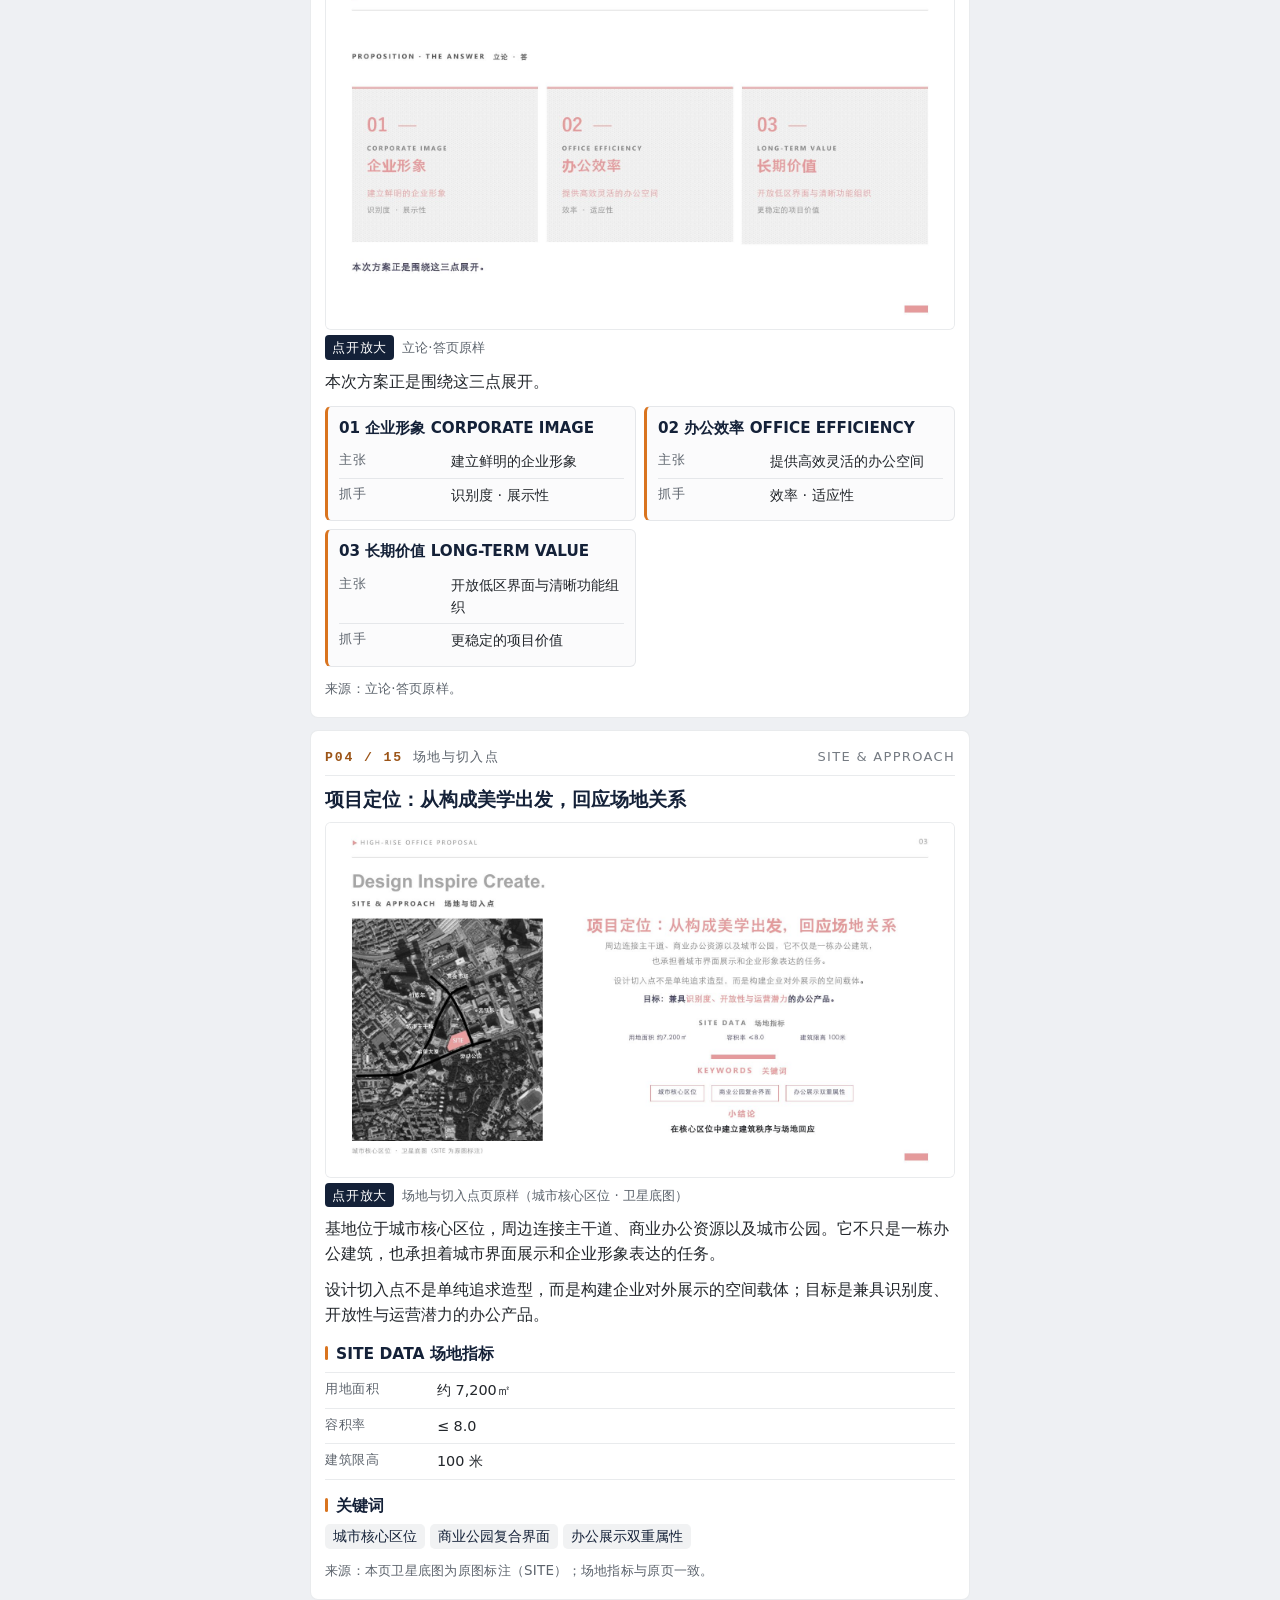
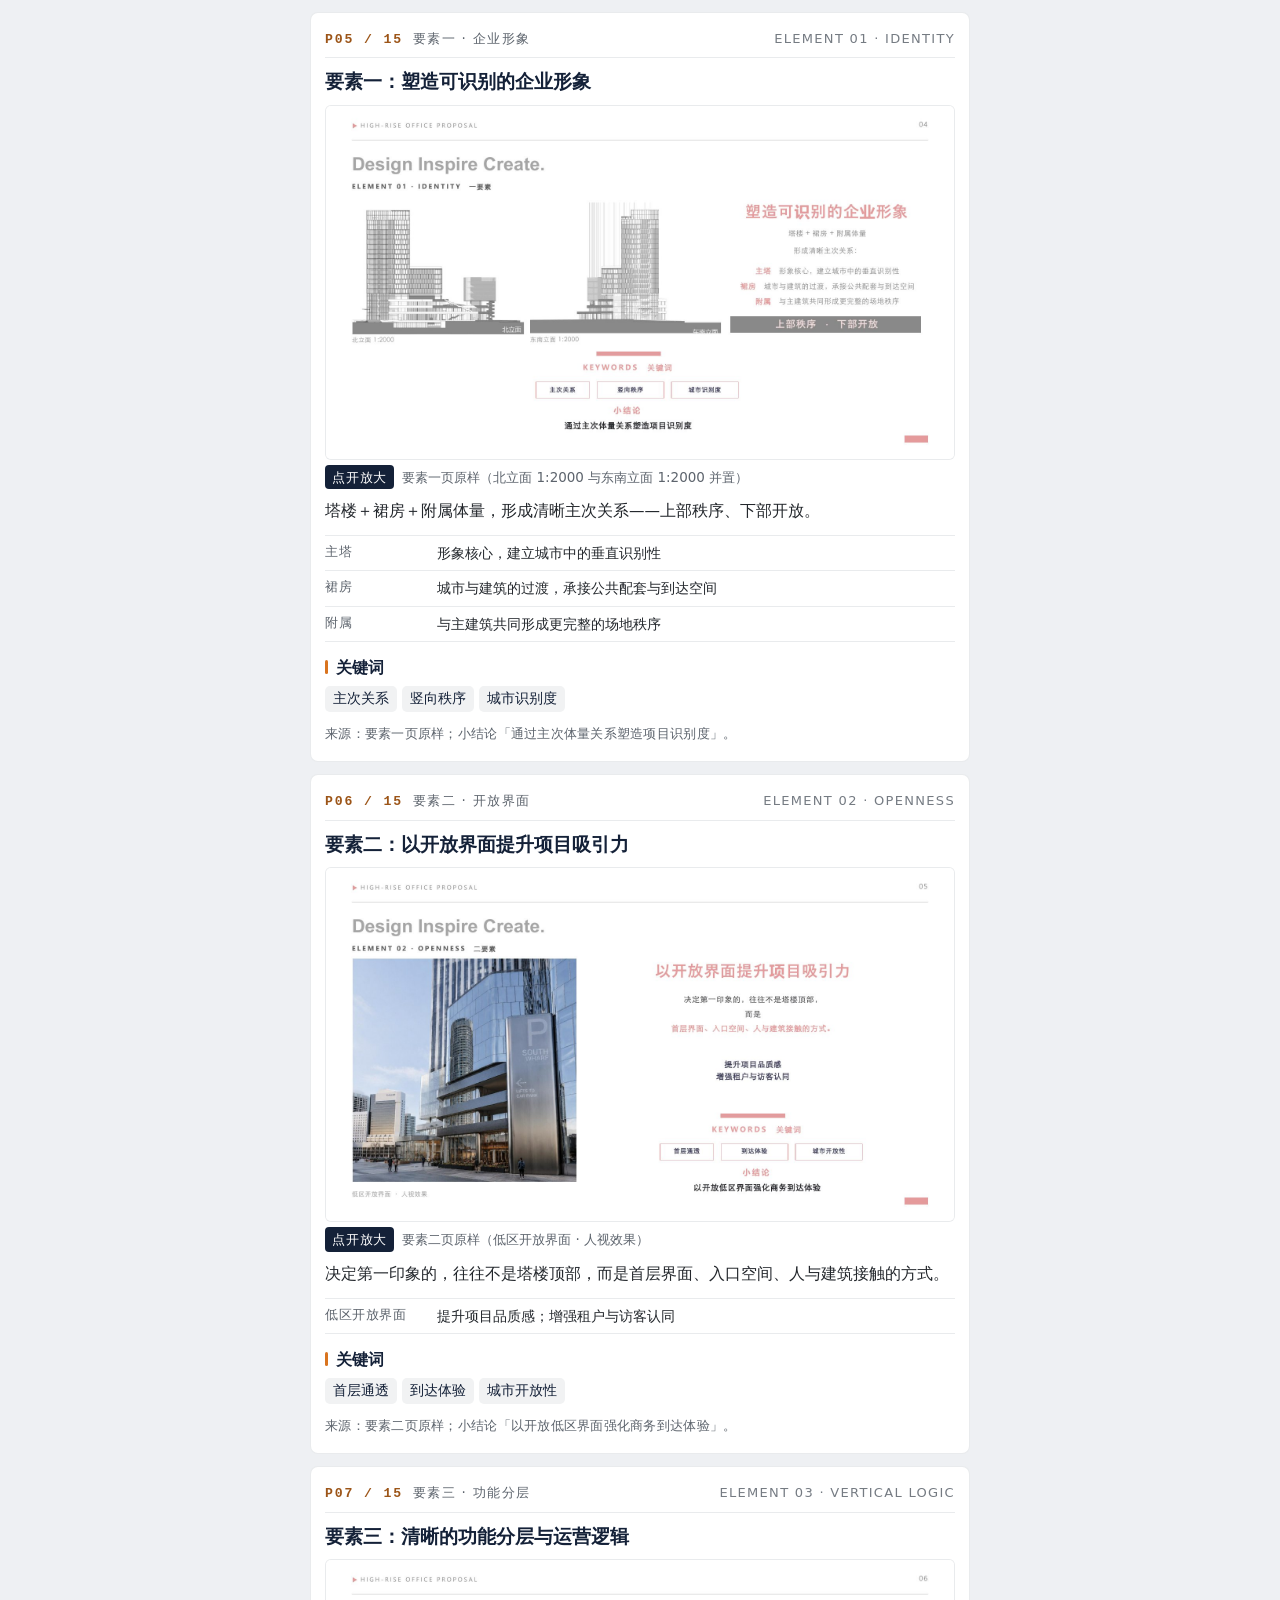
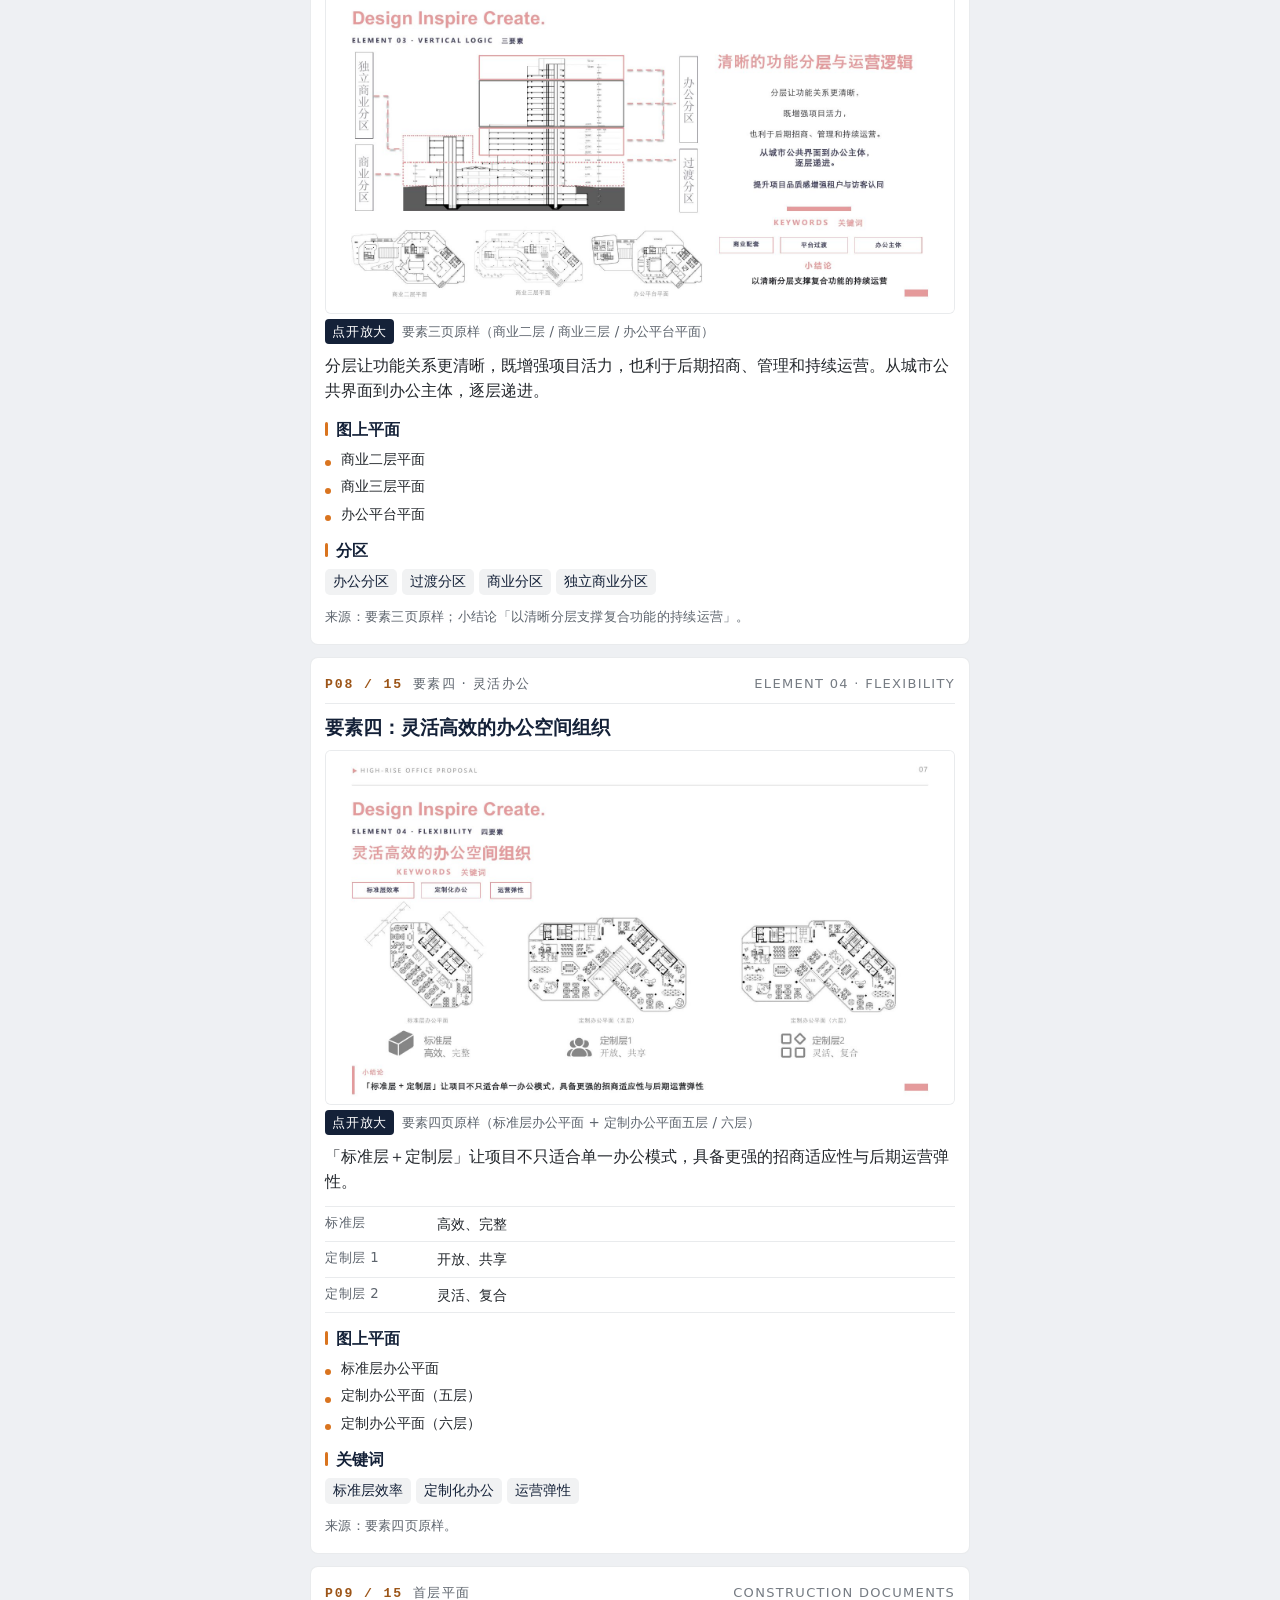
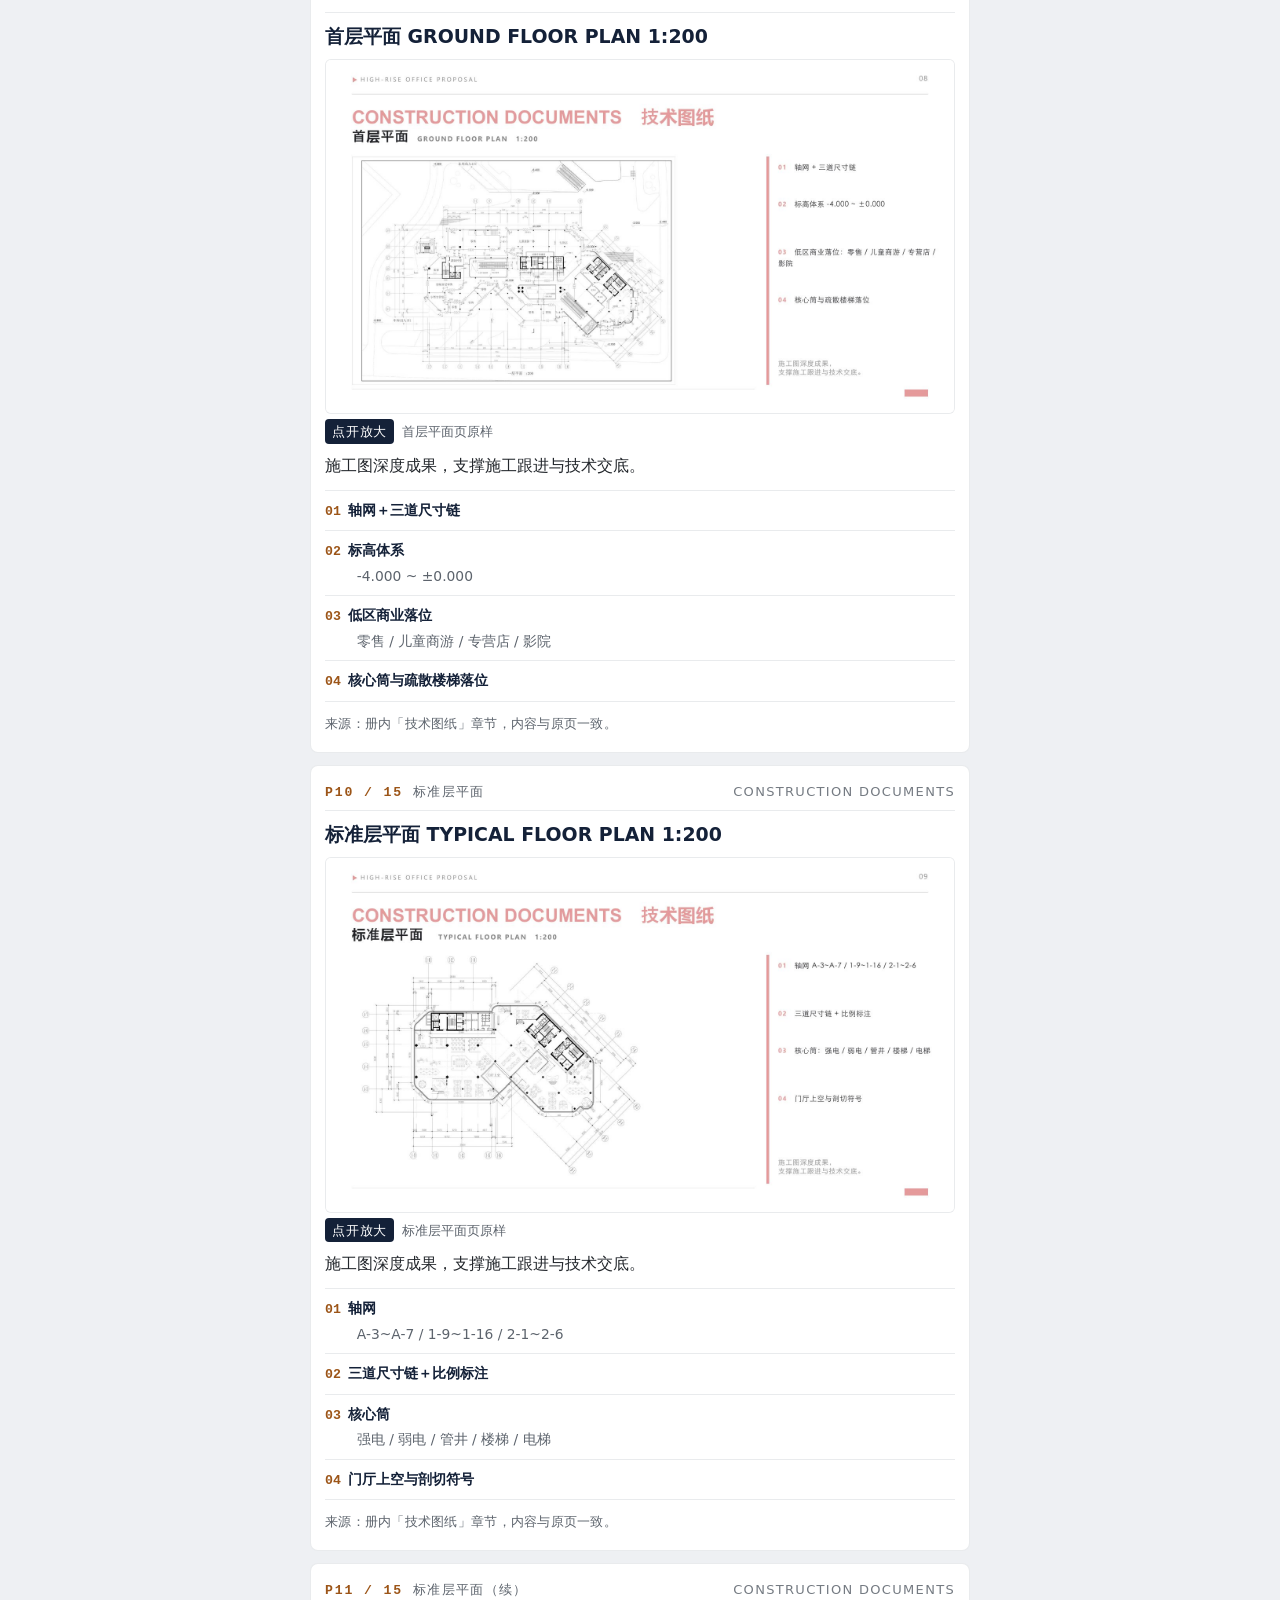
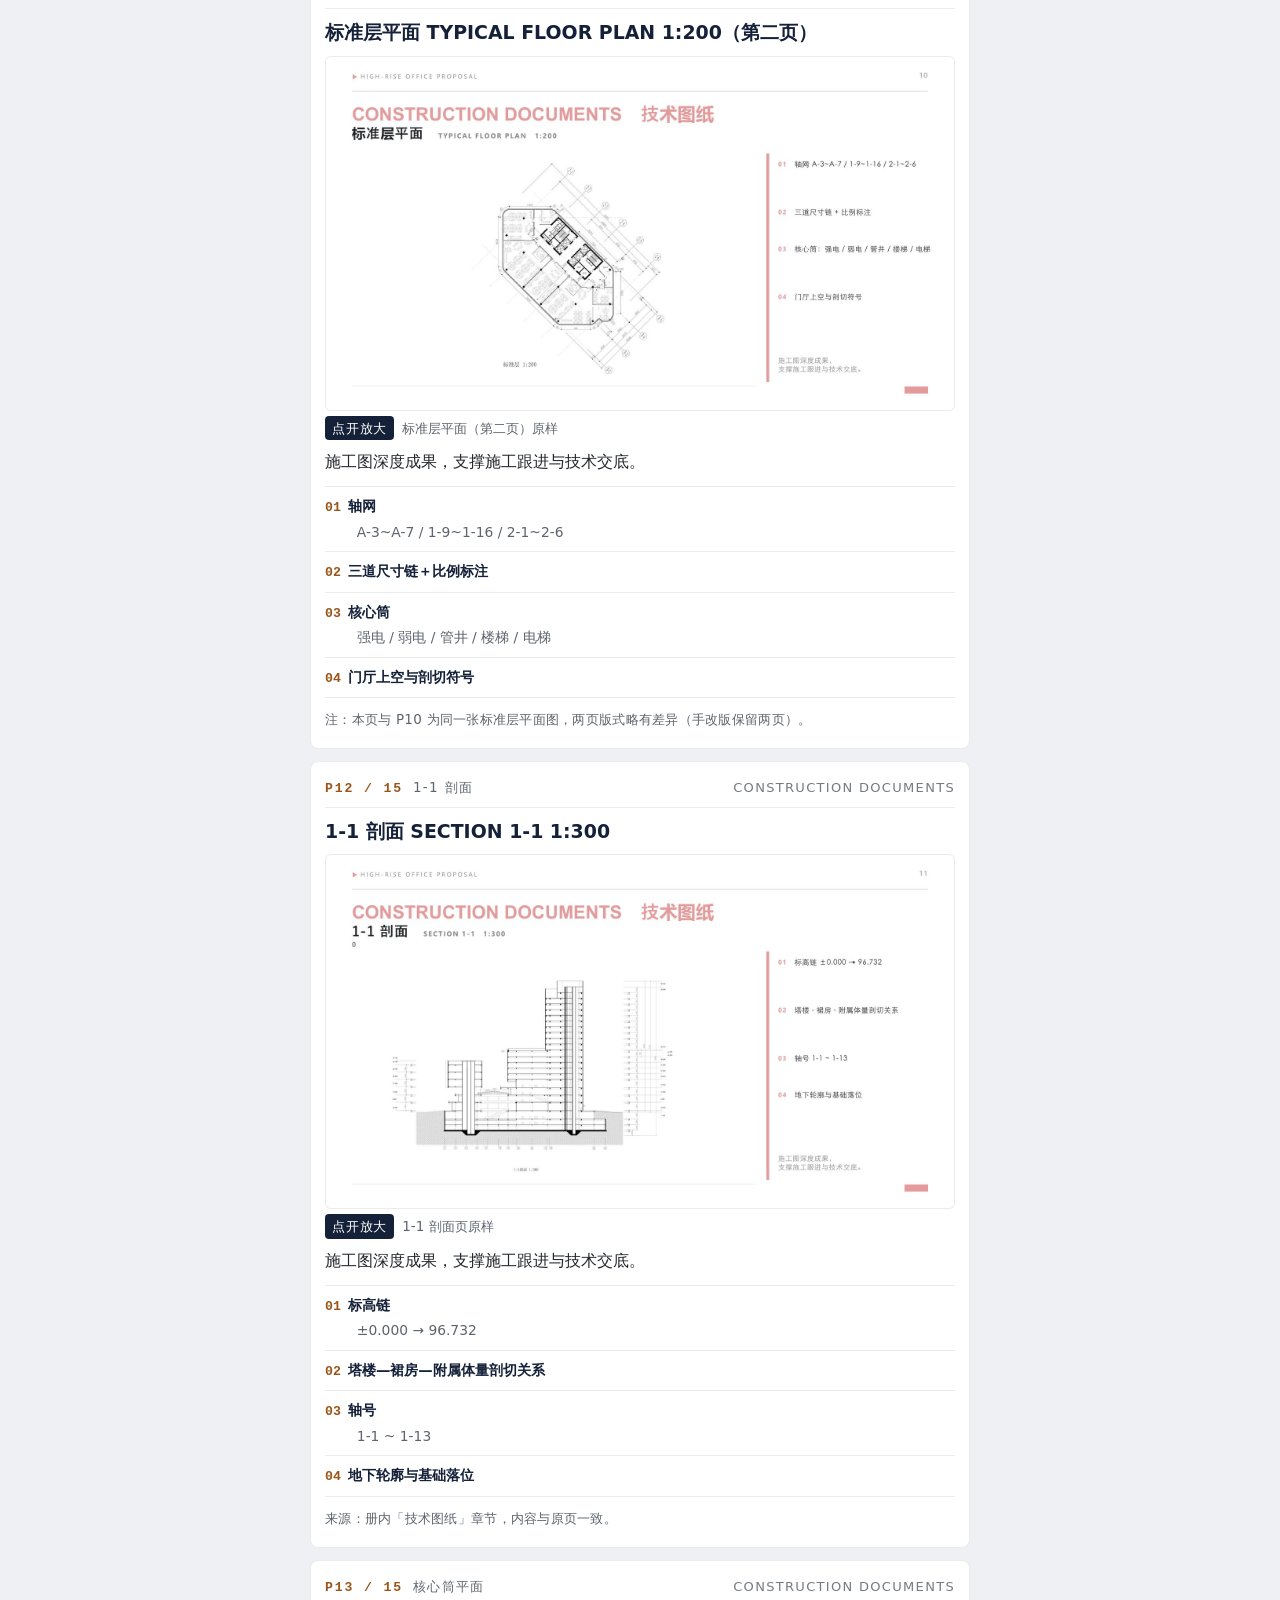
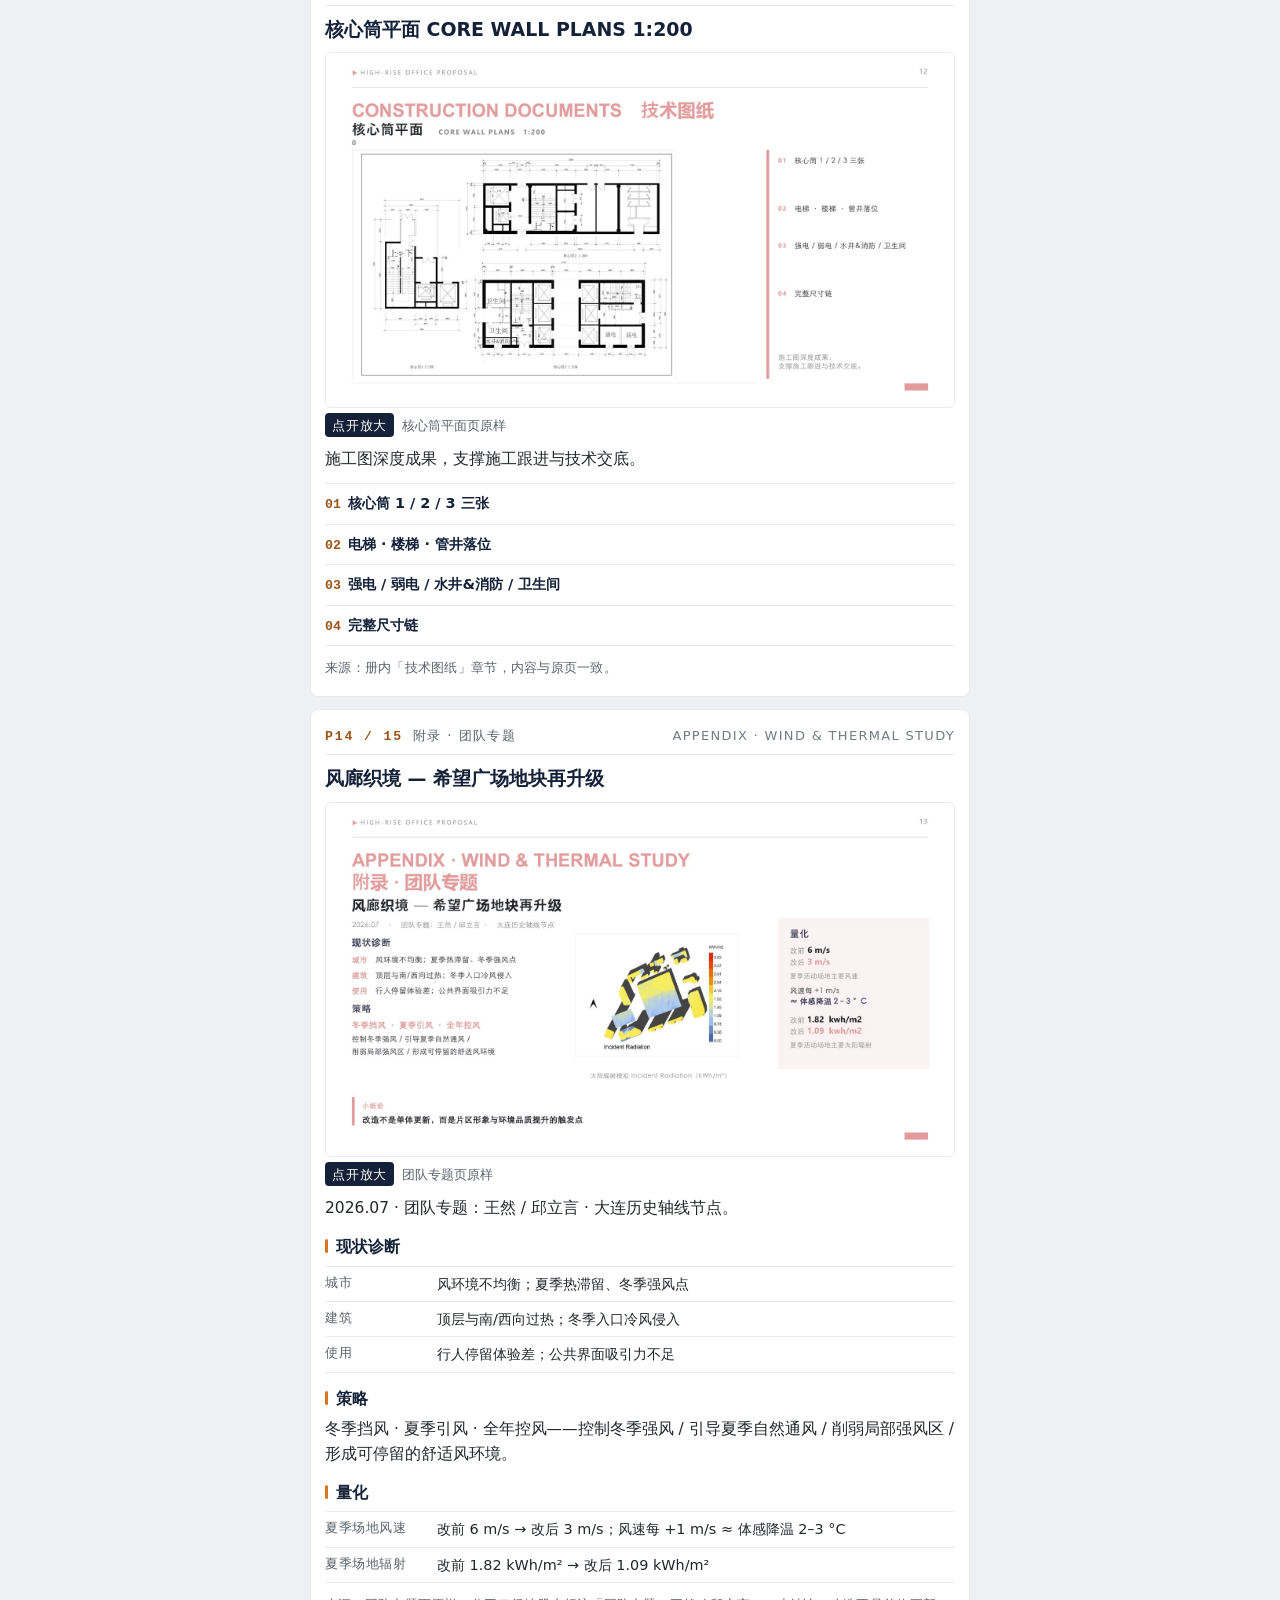
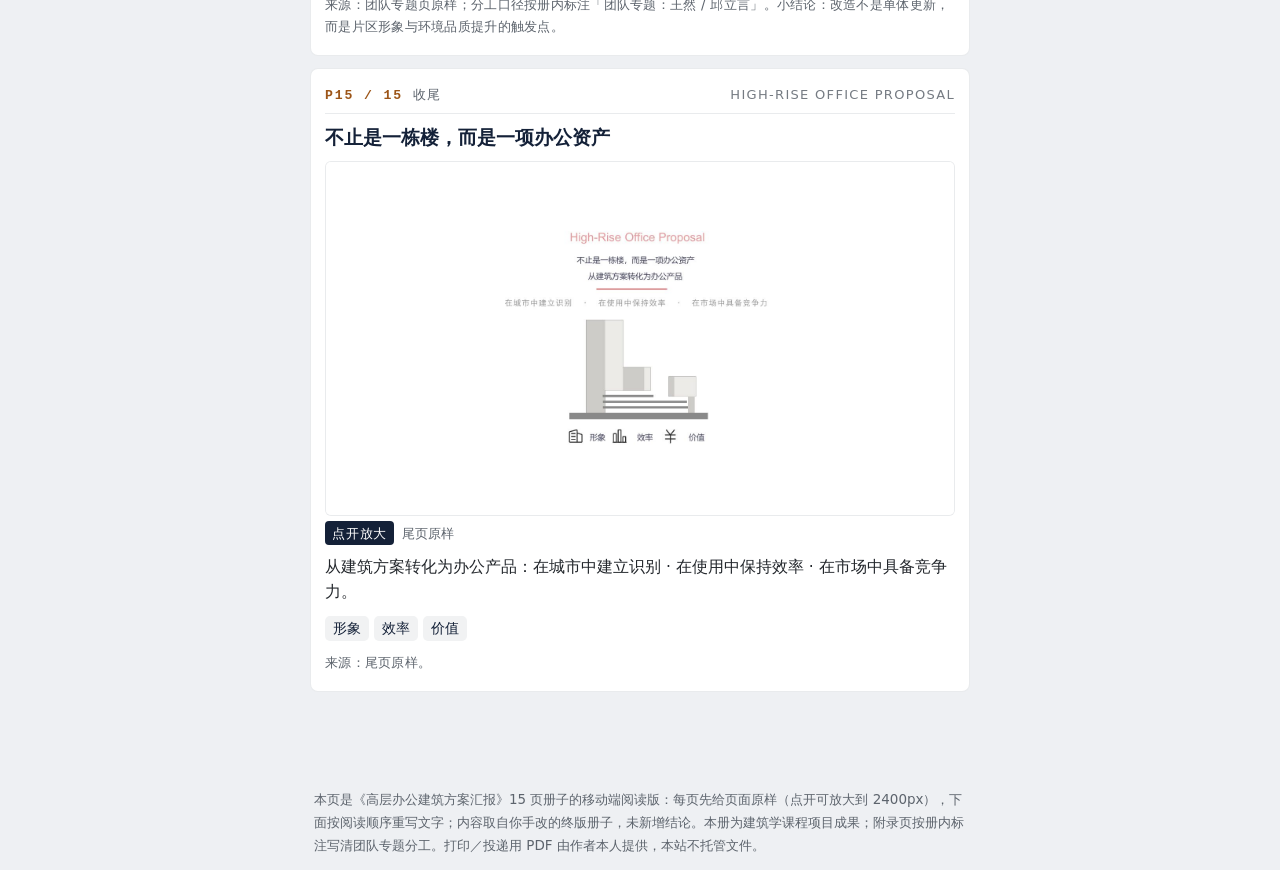
<file: deck/gaoceng/index.html>
<!DOCTYPE html>
<html lang="zh-CN">
<head>
<meta charset="utf-8">
<meta name="viewport" content="width=device-width, initial-scale=1, viewport-fit=cover">
<meta name="theme-color" content="#eef0f3">
<meta name="robots" content="noindex, nofollow">
<meta name="description" content="高层办公建筑 · 方案汇报 · 面向业主的设计提案 · 15 页移动端阅读版">
<title>高层办公建筑 · 15 页阅读版｜面向业主的设计提案</title>
<style>
:root{--fs:15.5px;--navy:#142138;--ink:#23272c;--muted:#5d646d;--orange:#d9741f;--orange-deep:#9c5518;
--line:rgba(20,33,56,.14);--line-soft:rgba(20,33,56,.09);--bg:#eef0f3;--sheet:#fff;--max:680px}
*{box-sizing:border-box;margin:0;padding:0}
html{-webkit-text-size-adjust:100%;scroll-behavior:smooth}
body{background:var(--bg);color:var(--ink);font-family:"Microsoft YaHei","PingFang SC","Hiragino Sans GB",system-ui,sans-serif;
font-size:var(--fs);line-height:1.62;letter-spacing:0}
.hd{position:sticky;top:0;z-index:30;background:rgba(255,255,255,.97);backdrop-filter:blur(10px);border-bottom:1px solid var(--line)}
.hd-in{max-width:var(--max);margin:0 auto;padding:0 12px;display:flex;align-items:center;gap:5px;min-height:48px}
.brand{font-size:.9em;letter-spacing:.08em;color:var(--navy);font-weight:700;line-height:1.3;margin-right:auto;min-width:0;white-space:nowrap;overflow:hidden;text-overflow:ellipsis}
.brand small{display:block;font-size:.92em;letter-spacing:.02em;color:var(--muted);font-weight:400;white-space:nowrap;overflow:hidden;text-overflow:ellipsis}
.btn{font:inherit;font-size:.85em;min-width:40px;min-height:42px;background:#fff;border:1px solid var(--line);border-radius:8px;
color:var(--muted);cursor:pointer;display:inline-flex;align-items:center;justify-content:center;padding:0 8px;text-decoration:none;flex:0 0 auto}
.btn[aria-pressed="true"]{background:var(--navy);color:#fff;border-color:var(--navy)}
.btn--txt{color:var(--orange-deep);border-color:rgba(156,85,24,.4)}
.track{position:relative;height:32px;max-width:var(--max);margin:0 auto;padding:0 12px;display:flex;align-items:center;gap:10px}
.rail{position:relative;flex:1;height:10px;border-radius:99px;background:rgba(20,33,56,.13)}
.rail i{position:absolute;inset:0 auto 0 0;width:0;border-radius:99px;background:linear-gradient(90deg,var(--orange-deep),var(--orange))}
.rail b{position:absolute;inset:0;border-radius:99px;pointer-events:none;
background:repeating-linear-gradient(90deg,transparent 0,transparent calc(6.6667% - 1px),rgba(255,255,255,.85) calc(6.6667% - 1px),rgba(255,255,255,.85) 6.6667%)}
.knob{position:absolute;top:50%;left:0;width:30px;height:30px;transform:translate(-50%,-50%);border-radius:50%;
background:#fff;border:1px solid var(--line);box-shadow:0 2px 6px -2px rgba(20,33,56,.35);color:var(--navy);
display:flex;align-items:center;justify-content:center;transition:left .1s linear}
.knob svg{width:20px;height:21px;display:block}
.read{font-family:ui-monospace,Consolas,monospace;font-size:.85em;letter-spacing:.04em;color:var(--navy);
white-space:nowrap;min-width:7.6em;text-align:right;font-weight:700}
main{max-width:var(--max);margin:0 auto;padding:10px 10px 84px}
.sheet{background:var(--sheet);border:1px solid var(--line-soft);border-radius:8px;padding:15px 14px 17px;margin-bottom:12px;scroll-margin-top:84px}
.sheet-h{display:flex;flex-wrap:wrap;align-items:baseline;gap:2px 10px;border-bottom:1px solid var(--line-soft);padding-bottom:7px;margin-bottom:10px}
.pageno{font-size:.85em;letter-spacing:.14em;color:var(--orange-deep);font-family:ui-monospace,Consolas,monospace;font-weight:700}
.sheet-t{font-size:.87em;letter-spacing:.1em;color:var(--muted)}
.part{font-size:.84em;letter-spacing:.1em;color:var(--muted);margin-left:auto;text-align:right;opacity:.85}
h1{font-size:1.95em;line-height:1.18;color:var(--navy);letter-spacing:.03em;font-weight:700;margin-bottom:2px}
h2{font-size:1.22em;line-height:1.4;color:var(--navy);font-weight:700;margin:0 0 10px}
h3{font-size:1em;line-height:1.5;color:var(--navy);font-weight:700;margin:15px 0 6px}
h3::before{content:"";display:inline-block;width:3px;height:.9em;background:var(--orange);border-radius:2px;margin-right:8px;vertical-align:-1px}
h4{font-size:.98em;color:var(--navy);font-weight:700;margin-bottom:5px}
p{margin:0 0 9px}
.sub{font-size:.95em;letter-spacing:.1em;color:var(--muted);margin-bottom:10px}
.lead{margin-bottom:11px}
.src{font-size:.87em;color:var(--muted);margin:11px 0 0;letter-spacing:.02em}
.fig{margin:0 0 10px}
.fig a{display:block;border:1px solid var(--line-soft);border-radius:6px;overflow:hidden;background:#fff}
.fig img{display:block;width:100%;height:auto}
.fig figcaption{display:flex;gap:8px;align-items:center;font-size:.87em;color:var(--muted);margin-top:5px;line-height:1.5}
.zin{flex:0 0 auto;font-size:1em;letter-spacing:.06em;color:#fff;background:var(--navy);border-radius:4px;padding:2px 7px}
.tbl{border-top:1px solid var(--line-soft)}
.kv{display:grid;grid-template-columns:5.2em 1fr;gap:2px 11px;padding:6px 0;border-bottom:1px solid var(--line-soft);font-size:.93em;line-height:1.55}
.kv .k{color:var(--muted);font-size:.92em;letter-spacing:.04em}
.cards{display:grid;gap:8px}
.card{border:1px solid var(--line-soft);border-left:3px solid var(--orange);border-radius:6px;padding:9px 11px;background:#fbfbfc}
.card .tbl{border-top:0}
.card .kv{padding:5px 0}
.card .kv:last-child{border-bottom:0}
.strats{display:grid;gap:10px}
.strat{display:grid;grid-template-columns:2.4em 1fr;gap:10px;align-items:start;border:1px solid var(--line-soft);border-radius:6px;padding:9px 11px;background:#fbfbfc}
.strat .code{font-family:ui-monospace,Consolas,monospace;font-weight:700;color:var(--orange-deep);font-size:.9em}
.strat h4{margin-bottom:4px}
.strat p{font-size:.93em;margin:0 0 6px;line-height:1.55}
.strat .tag{display:inline-block;font-size:.82em;color:var(--navy);background:rgba(20,33,56,.07);border-radius:4px;padding:2px 8px}
ol.num{list-style:none;border-top:1px solid var(--line-soft)}
ol.num li{padding:8px 0;border-bottom:1px solid var(--line-soft);font-size:.93em;line-height:1.55}
ol.num b{font-family:ui-monospace,Consolas,monospace;color:var(--orange-deep);margin-right:7px;font-size:.92em}
ol.num em{font-style:normal;font-weight:700;color:var(--navy)}
ol.num li p{margin:3px 0 0;padding-left:2.3em;font-size:.96em;line-height:1.55;color:var(--muted)}
ul.plain{list-style:none;display:grid;gap:5px;font-size:.93em;line-height:1.55}
ul.plain li{padding-left:1.1em;position:relative}
ul.plain li::before{content:"";position:absolute;left:0;top:.85em;width:6px;height:6px;border-radius:50%;background:var(--orange)}
.chips{display:flex;flex-wrap:wrap;gap:5px}
.chips span{font-size:.88em;color:var(--navy);background:rgba(20,33,56,.06);border-radius:5px;padding:2px 8px;line-height:1.55}
#drawer{position:fixed;inset:0;z-index:40;background:rgba(20,33,56,.5);display:none}
#drawer.on{display:block}
.drawer-in{position:absolute;right:0;top:0;bottom:0;width:min(320px,86vw);background:#fff;padding:18px 14px;overflow-y:auto}
.drawer-in h4{font-size:.9em;letter-spacing:.14em;color:var(--muted);margin-bottom:10px}
.toci{display:flex;gap:9px;align-items:baseline;padding:9px 8px;border-radius:6px;text-decoration:none;color:var(--ink);font-size:.95em}
.toci:nth-child(odd){background:#f6f7f9}
.toci b{font-family:ui-monospace,Consolas,monospace;font-size:.85em;color:var(--orange-deep)}
.top{position:fixed;right:14px;bottom:calc(16px + env(safe-area-inset-bottom));z-index:35;width:48px;height:48px;border-radius:50%;
background:var(--navy);color:#fff;border:0;display:none;align-items:center;justify-content:center;cursor:pointer;
box-shadow:0 8px 24px -8px rgba(20,33,56,.55)}
.top.on{display:inline-flex}
.foot{max-width:var(--max);margin:0 auto;padding:0 14px 40px;font-size:.87em;color:var(--muted);line-height:1.7}
@media (min-width:640px){.cards{grid-template-columns:1fr 1fr}.kv{grid-template-columns:7em 1fr}}
@media (prefers-reduced-motion:reduce){html{scroll-behavior:auto}.knob,.rail i{transition:none}}
</style>
</head>
<body>
<div class="hd">
  <div class="hd-in">
    <span class="brand">高层办公建筑<small>15 页 · 面向业主</small></span>
    <button type="button" class="btn" data-fs="14" aria-pressed="false">A&#8722;</button>
    <button type="button" class="btn" data-fs="15.5" aria-pressed="true">A</button>
    <button type="button" class="btn" data-fs="17.5" aria-pressed="false">A+</button>
    <button type="button" class="btn btn--txt" id="tocBtn" aria-expanded="false" aria-controls="drawer">目录</button>
    <a class="btn btn--txt" href="../../">&#8592; 作品集</a>
  </div>
  <div class="track" id="track" role="progressbar" aria-label="阅读进度" aria-valuemin="1" aria-valuemax="15" aria-valuenow="1">
    <span class="rail"><i id="fill"></i><b></b><span class="knob" id="knob"><svg viewBox="0 0 20.00 20.71" width="20" height="21" fill="none" aria-hidden="true"><path d="M3.71 7.19L0.97 2.26L0.73 10.26A10.00 7.61 0 1 0 19.27 10.26L19.03 1.16L16.29 7.19A10.00 7.61 0 0 0 3.71 7.19" stroke="currentColor" stroke-width="1.5" stroke-linecap="butt" stroke-linejoin="round"/><g fill="currentColor" stroke="none"><rect x="5.20" y="10.82" width="2.00" height="4.56" rx="1.00"/><rect x="12.80" y="9.82" width="2.00" height="4.56" rx="1.00"/></g></svg></span></span>
    <span class="read" id="read">P01 / 15 &#183; 0%</span>
  </div>
</div>
<main><section class="sheet" id="p1"><header class="sheet-h"><span class="pageno">P01 / 15</span><span class="sheet-t">封面</span><span class="part">HIGH-RISE OFFICE PROPOSAL</span></header><h2>高层办公建筑 · 方案汇报</h2><figure class="fig"><a href="zoom/p01.jpg" target="_blank" rel="noopener" aria-label="点开这一页的清晰大图"><img src="page/p01.jpg" width="1600" height="900" loading="lazy" decoding="async" alt="《高层办公建筑方案汇报》第 1 页封面原样"></a><figcaption><span class="zin">点开放大</span>封面页原样</figcaption></figure><p class="lead">面向业主的设计提案：把一栋高层办公楼，讲成三个业主听得懂的问题——企业形象、办公效率、长期价值。</p><div class="tbl"><div class="kv"><span class="k">定位</span><span class="v">面向业主的设计提案</span></div><div class="kv"><span class="k">三条主线</span><span class="v">企业形象 / 办公效率 / 长期价值</span></div><div class="kv"><span class="k">项目类型</span><span class="v">高层办公建筑 · 课程项目</span></div><div class="kv"><span class="k">册内构成</span><span class="v">立论 → 场地 → 四要素 → 技术图纸 → 附录</span></div></div><p>王然 大连理工大学 · 建筑学 · 2027 届 | 求职方向：线下零售 / 商业运营</p></section><section class="sheet" id="p2"><header class="sheet-h"><span class="pageno">P02 / 15</span><span class="sheet-t">立论 · 问</span><span class="part">PROPOSITION · THE QUESTION</span></header><h2>高层办公建筑的价值？</h2><figure class="fig"><a href="zoom/p02.jpg" target="_blank" rel="noopener" aria-label="点开这一页的清晰大图"><img src="page/p02.jpg" width="1600" height="900" loading="lazy" decoding="async" alt="《高层办公建筑方案汇报》第 2 页立论·问原样"></a><figcaption><span class="zin">点开放大</span>立论·问页原样（底图为南立面 1:200 施工图节选）</figcaption></figure><p class="lead">在当前办公市场中，一栋高层办公楼的竞争力，关键不只是高度或面积，而在于它能否同时回应三个问题。</p><p>本页先立问题，下一页给三个回答。</p><p class="src">来源：本页底图为南立面 1:200（施工图节选），文字与原页一致。</p></section><section class="sheet" id="p3"><header class="sheet-h"><span class="pageno">P03 / 15</span><span class="sheet-t">立论 · 答</span><span class="part">PROPOSITION · THE ANSWER</span></header><h2>三个回答：形象、效率、价值</h2><figure class="fig"><a href="zoom/p03.jpg" target="_blank" rel="noopener" aria-label="点开这一页的清晰大图"><img src="page/p03.jpg" width="1600" height="900" loading="lazy" decoding="async" alt="《高层办公建筑方案汇报》第 3 页立论·答原样"></a><figcaption><span class="zin">点开放大</span>立论·答页原样</figcaption></figure><p class="lead">本次方案正是围绕这三点展开。</p><div class="cards"><div class="card"><h4>01 企业形象 CORPORATE IMAGE</h4><div class="tbl"><div class="kv"><span class="k">主张</span><span class="v">建立鲜明的企业形象</span></div><div class="kv"><span class="k">抓手</span><span class="v">识别度 · 展示性</span></div></div></div><div class="card"><h4>02 办公效率 OFFICE EFFICIENCY</h4><div class="tbl"><div class="kv"><span class="k">主张</span><span class="v">提供高效灵活的办公空间</span></div><div class="kv"><span class="k">抓手</span><span class="v">效率 · 适应性</span></div></div></div><div class="card"><h4>03 长期价值 LONG-TERM VALUE</h4><div class="tbl"><div class="kv"><span class="k">主张</span><span class="v">开放低区界面与清晰功能组织</span></div><div class="kv"><span class="k">抓手</span><span class="v">更稳定的项目价值</span></div></div></div></div><p class="src">来源：立论·答页原样。</p></section><section class="sheet" id="p4"><header class="sheet-h"><span class="pageno">P04 / 15</span><span class="sheet-t">场地与切入点</span><span class="part">SITE &amp; APPROACH</span></header><h2>项目定位：从构成美学出发，回应场地关系</h2><figure class="fig"><a href="zoom/p04.jpg" target="_blank" rel="noopener" aria-label="点开这一页的清晰大图"><img src="page/p04.jpg" width="1600" height="900" loading="lazy" decoding="async" alt="《高层办公建筑方案汇报》第 4 页场地与切入点原样"></a><figcaption><span class="zin">点开放大</span>场地与切入点页原样（城市核心区位 · 卫星底图）</figcaption></figure><p class="lead">基地位于城市核心区位，周边连接主干道、商业办公资源以及城市公园。它不只是一栋办公建筑，也承担着城市界面展示和企业形象表达的任务。</p><p>设计切入点不是单纯追求造型，而是构建企业对外展示的空间载体；目标是兼具识别度、开放性与运营潜力的办公产品。</p><h3>SITE DATA 场地指标</h3><div class="tbl"><div class="kv"><span class="k">用地面积</span><span class="v">约 7,200㎡</span></div><div class="kv"><span class="k">容积率</span><span class="v">≤ 8.0</span></div><div class="kv"><span class="k">建筑限高</span><span class="v">100 米</span></div></div><h3>关键词</h3><div class="chips"><span>城市核心区位</span><span>商业公园复合界面</span><span>办公展示双重属性</span></div><p class="src">来源：本页卫星底图为原图标注（SITE）；场地指标与原页一致。</p></section><section class="sheet" id="p5"><header class="sheet-h"><span class="pageno">P05 / 15</span><span class="sheet-t">要素一 · 企业形象</span><span class="part">ELEMENT 01 · IDENTITY</span></header><h2>要素一：塑造可识别的企业形象</h2><figure class="fig"><a href="zoom/p05.jpg" target="_blank" rel="noopener" aria-label="点开这一页的清晰大图"><img src="page/p05.jpg" width="1600" height="900" loading="lazy" decoding="async" alt="《高层办公建筑方案汇报》第 5 页要素一原样"></a><figcaption><span class="zin">点开放大</span>要素一页原样（北立面 1:2000 与东南立面 1:2000 并置）</figcaption></figure><p class="lead">塔楼＋裙房＋附属体量，形成清晰主次关系——上部秩序、下部开放。</p><div class="tbl"><div class="kv"><span class="k">主塔</span><span class="v">形象核心，建立城市中的垂直识别性</span></div><div class="kv"><span class="k">裙房</span><span class="v">城市与建筑的过渡，承接公共配套与到达空间</span></div><div class="kv"><span class="k">附属</span><span class="v">与主建筑共同形成更完整的场地秩序</span></div></div><h3>关键词</h3><div class="chips"><span>主次关系</span><span>竖向秩序</span><span>城市识别度</span></div><p class="src">来源：要素一页原样；小结论「通过主次体量关系塑造项目识别度」。</p></section><section class="sheet" id="p6"><header class="sheet-h"><span class="pageno">P06 / 15</span><span class="sheet-t">要素二 · 开放界面</span><span class="part">ELEMENT 02 · OPENNESS</span></header><h2>要素二：以开放界面提升项目吸引力</h2><figure class="fig"><a href="zoom/p06.jpg" target="_blank" rel="noopener" aria-label="点开这一页的清晰大图"><img src="page/p06.jpg" width="1600" height="900" loading="lazy" decoding="async" alt="《高层办公建筑方案汇报》第 6 页要素二原样"></a><figcaption><span class="zin">点开放大</span>要素二页原样（低区开放界面 · 人视效果）</figcaption></figure><p class="lead">决定第一印象的，往往不是塔楼顶部，而是首层界面、入口空间、人与建筑接触的方式。</p><div class="tbl"><div class="kv"><span class="k">低区开放界面</span><span class="v">提升项目品质感；增强租户与访客认同</span></div></div><h3>关键词</h3><div class="chips"><span>首层通透</span><span>到达体验</span><span>城市开放性</span></div><p class="src">来源：要素二页原样；小结论「以开放低区界面强化商务到达体验」。</p></section><section class="sheet" id="p7"><header class="sheet-h"><span class="pageno">P07 / 15</span><span class="sheet-t">要素三 · 功能分层</span><span class="part">ELEMENT 03 · VERTICAL LOGIC</span></header><h2>要素三：清晰的功能分层与运营逻辑</h2><figure class="fig"><a href="zoom/p07.jpg" target="_blank" rel="noopener" aria-label="点开这一页的清晰大图"><img src="page/p07.jpg" width="1600" height="900" loading="lazy" decoding="async" alt="《高层办公建筑方案汇报》第 7 页要素三原样"></a><figcaption><span class="zin">点开放大</span>要素三页原样（商业二层 / 商业三层 / 办公平台平面）</figcaption></figure><p class="lead">分层让功能关系更清晰，既增强项目活力，也利于后期招商、管理和持续运营。从城市公共界面到办公主体，逐层递进。</p><h3>图上平面</h3><ul class="plain"><li>商业二层平面</li><li>商业三层平面</li><li>办公平台平面</li></ul><h3>分区</h3><div class="chips"><span>办公分区</span><span>过渡分区</span><span>商业分区</span><span>独立商业分区</span></div><p class="src">来源：要素三页原样；小结论「以清晰分层支撑复合功能的持续运营」。</p></section><section class="sheet" id="p8"><header class="sheet-h"><span class="pageno">P08 / 15</span><span class="sheet-t">要素四 · 灵活办公</span><span class="part">ELEMENT 04 · FLEXIBILITY</span></header><h2>要素四：灵活高效的办公空间组织</h2><figure class="fig"><a href="zoom/p08.jpg" target="_blank" rel="noopener" aria-label="点开这一页的清晰大图"><img src="page/p08.jpg" width="1600" height="900" loading="lazy" decoding="async" alt="《高层办公建筑方案汇报》第 8 页要素四原样"></a><figcaption><span class="zin">点开放大</span>要素四页原样（标准层办公平面 + 定制办公平面五层 / 六层）</figcaption></figure><p class="lead">「标准层＋定制层」让项目不只适合单一办公模式，具备更强的招商适应性与后期运营弹性。</p><div class="tbl"><div class="kv"><span class="k">标准层</span><span class="v">高效、完整</span></div><div class="kv"><span class="k">定制层 1</span><span class="v">开放、共享</span></div><div class="kv"><span class="k">定制层 2</span><span class="v">灵活、复合</span></div></div><h3>图上平面</h3><ul class="plain"><li>标准层办公平面</li><li>定制办公平面（五层）</li><li>定制办公平面（六层）</li></ul><h3>关键词</h3><div class="chips"><span>标准层效率</span><span>定制化办公</span><span>运营弹性</span></div><p class="src">来源：要素四页原样。</p></section><section class="sheet" id="p9"><header class="sheet-h"><span class="pageno">P09 / 15</span><span class="sheet-t">首层平面</span><span class="part">CONSTRUCTION DOCUMENTS</span></header><h2>首层平面 GROUND FLOOR PLAN 1:200</h2><figure class="fig"><a href="zoom/p09.jpg" target="_blank" rel="noopener" aria-label="点开这一页的清晰大图"><img src="page/p09.jpg" width="1600" height="900" loading="lazy" decoding="async" alt="《高层办公建筑方案汇报》第 9 页首层平面原样"></a><figcaption><span class="zin">点开放大</span>首层平面页原样</figcaption></figure><p class="lead">施工图深度成果，支撑施工跟进与技术交底。</p><ol class="num"><li><b>01</b><em>轴网＋三道尺寸链</em></li><li><b>02</b><em>标高体系</em><p>-4.000 ~ ±0.000</p></li><li><b>03</b><em>低区商业落位</em><p>零售 / 儿童商游 / 专营店 / 影院</p></li><li><b>04</b><em>核心筒与疏散楼梯落位</em></li></ol><p class="src">来源：册内「技术图纸」章节，内容与原页一致。</p></section><section class="sheet" id="p10"><header class="sheet-h"><span class="pageno">P10 / 15</span><span class="sheet-t">标准层平面</span><span class="part">CONSTRUCTION DOCUMENTS</span></header><h2>标准层平面 TYPICAL FLOOR PLAN 1:200</h2><figure class="fig"><a href="zoom/p10.jpg" target="_blank" rel="noopener" aria-label="点开这一页的清晰大图"><img src="page/p10.jpg" width="1600" height="900" loading="lazy" decoding="async" alt="《高层办公建筑方案汇报》第 10 页标准层平面原样"></a><figcaption><span class="zin">点开放大</span>标准层平面页原样</figcaption></figure><p class="lead">施工图深度成果，支撑施工跟进与技术交底。</p><ol class="num"><li><b>01</b><em>轴网</em><p>A-3~A-7 / 1-9~1-16 / 2-1~2-6</p></li><li><b>02</b><em>三道尺寸链＋比例标注</em></li><li><b>03</b><em>核心筒</em><p>强电 / 弱电 / 管井 / 楼梯 / 电梯</p></li><li><b>04</b><em>门厅上空与剖切符号</em></li></ol><p class="src">来源：册内「技术图纸」章节，内容与原页一致。</p></section><section class="sheet" id="p11"><header class="sheet-h"><span class="pageno">P11 / 15</span><span class="sheet-t">标准层平面（续）</span><span class="part">CONSTRUCTION DOCUMENTS</span></header><h2>标准层平面 TYPICAL FLOOR PLAN 1:200（第二页）</h2><figure class="fig"><a href="zoom/p11.jpg" target="_blank" rel="noopener" aria-label="点开这一页的清晰大图"><img src="page/p11.jpg" width="1600" height="900" loading="lazy" decoding="async" alt="《高层办公建筑方案汇报》第 11 页标准层平面原样"></a><figcaption><span class="zin">点开放大</span>标准层平面（第二页）原样</figcaption></figure><p class="lead">施工图深度成果，支撑施工跟进与技术交底。</p><ol class="num"><li><b>01</b><em>轴网</em><p>A-3~A-7 / 1-9~1-16 / 2-1~2-6</p></li><li><b>02</b><em>三道尺寸链＋比例标注</em></li><li><b>03</b><em>核心筒</em><p>强电 / 弱电 / 管井 / 楼梯 / 电梯</p></li><li><b>04</b><em>门厅上空与剖切符号</em></li></ol><p class="src">注：本页与 P10 为同一张标准层平面图，两页版式略有差异（手改版保留两页）。</p></section><section class="sheet" id="p12"><header class="sheet-h"><span class="pageno">P12 / 15</span><span class="sheet-t">1-1 剖面</span><span class="part">CONSTRUCTION DOCUMENTS</span></header><h2>1-1 剖面 SECTION 1-1 1:300</h2><figure class="fig"><a href="zoom/p12.jpg" target="_blank" rel="noopener" aria-label="点开这一页的清晰大图"><img src="page/p12.jpg" width="1600" height="900" loading="lazy" decoding="async" alt="《高层办公建筑方案汇报》第 12 页 1-1 剖面原样"></a><figcaption><span class="zin">点开放大</span>1-1 剖面页原样</figcaption></figure><p class="lead">施工图深度成果，支撑施工跟进与技术交底。</p><ol class="num"><li><b>01</b><em>标高链</em><p>±0.000 → 96.732</p></li><li><b>02</b><em>塔楼—裙房—附属体量剖切关系</em></li><li><b>03</b><em>轴号</em><p>1-1 ~ 1-13</p></li><li><b>04</b><em>地下轮廓与基础落位</em></li></ol><p class="src">来源：册内「技术图纸」章节，内容与原页一致。</p></section><section class="sheet" id="p13"><header class="sheet-h"><span class="pageno">P13 / 15</span><span class="sheet-t">核心筒平面</span><span class="part">CONSTRUCTION DOCUMENTS</span></header><h2>核心筒平面 CORE WALL PLANS 1:200</h2><figure class="fig"><a href="zoom/p13.jpg" target="_blank" rel="noopener" aria-label="点开这一页的清晰大图"><img src="page/p13.jpg" width="1600" height="900" loading="lazy" decoding="async" alt="《高层办公建筑方案汇报》第 13 页核心筒平面原样"></a><figcaption><span class="zin">点开放大</span>核心筒平面页原样</figcaption></figure><p class="lead">施工图深度成果，支撑施工跟进与技术交底。</p><ol class="num"><li><b>01</b><em>核心筒 1 / 2 / 3 三张</em></li><li><b>02</b><em>电梯 · 楼梯 · 管井落位</em></li><li><b>03</b><em>强电 / 弱电 / 水井&amp;消防 / 卫生间</em></li><li><b>04</b><em>完整尺寸链</em></li></ol><p class="src">来源：册内「技术图纸」章节，内容与原页一致。</p></section><section class="sheet" id="p14"><header class="sheet-h"><span class="pageno">P14 / 15</span><span class="sheet-t">附录 · 团队专题</span><span class="part">APPENDIX · WIND &amp; THERMAL STUDY</span></header><h2>风廊织境 — 希望广场地块再升级</h2><figure class="fig"><a href="zoom/p14.jpg" target="_blank" rel="noopener" aria-label="点开这一页的清晰大图"><img src="page/p14.jpg" width="1600" height="900" loading="lazy" decoding="async" alt="《高层办公建筑方案汇报》第 14 页附录 · 风热专题原样"></a><figcaption><span class="zin">点开放大</span>团队专题页原样</figcaption></figure><p class="lead">2026.07 · 团队专题：王然 / 邱立言 · 大连历史轴线节点。</p><h3>现状诊断</h3><div class="tbl"><div class="kv"><span class="k">城市</span><span class="v">风环境不均衡；夏季热滞留、冬季强风点</span></div><div class="kv"><span class="k">建筑</span><span class="v">顶层与南/西向过热；冬季入口冷风侵入</span></div><div class="kv"><span class="k">使用</span><span class="v">行人停留体验差；公共界面吸引力不足</span></div></div><h3>策略</h3><p>冬季挡风 · 夏季引风 · 全年控风——控制冬季强风 / 引导夏季自然通风 / 削弱局部强风区 / 形成可停留的舒适风环境。</p><h3>量化</h3><div class="tbl"><div class="kv"><span class="k">夏季场地风速</span><span class="v">改前 6 m/s → 改后 3 m/s；风速每 +1 m/s ≈ 体感降温 2–3 °C</span></div><div class="kv"><span class="k">夏季场地辐射</span><span class="v">改前 1.82 kWh/m² → 改后 1.09 kWh/m²</span></div></div><p class="src">来源：团队专题页原样；分工口径按册内标注「团队专题：王然 / 邱立言」。小结论：改造不是单体更新，而是片区形象与环境品质提升的触发点。</p></section><section class="sheet" id="p15"><header class="sheet-h"><span class="pageno">P15 / 15</span><span class="sheet-t">收尾</span><span class="part">HIGH-RISE OFFICE PROPOSAL</span></header><h2>不止是一栋楼，而是一项办公资产</h2><figure class="fig"><a href="zoom/p15.jpg" target="_blank" rel="noopener" aria-label="点开这一页的清晰大图"><img src="page/p15.jpg" width="1600" height="900" loading="lazy" decoding="async" alt="《高层办公建筑方案汇报》第 15 页尾页原样"></a><figcaption><span class="zin">点开放大</span>尾页原样</figcaption></figure><p class="lead">从建筑方案转化为办公产品：在城市中建立识别 · 在使用中保持效率 · 在市场中具备竞争力。</p><div class="chips"><span>形象</span><span>效率</span><span>价值</span></div><p class="src">来源：尾页原样。</p></section></main>
<p class="foot">本页是《高层办公建筑方案汇报》15 页册子的移动端阅读版：每页先给页面原样（点开可放大到 2400px），下面按阅读顺序重写文字；内容取自你手改的终版册子，未新增结论。本册为建筑学课程项目成果；附录页按册内标注写清团队专题分工。打印／投递用 PDF 由作者本人提供，本站不托管文件。</p>
<div id="drawer"><div class="drawer-in"><h4>目录 &#183; 共 15 页</h4><a class="toci" href="#p1"><b>P01</b>封面</a><a class="toci" href="#p2"><b>P02</b>立论 · 问</a><a class="toci" href="#p3"><b>P03</b>立论 · 答</a><a class="toci" href="#p4"><b>P04</b>场地与切入点</a><a class="toci" href="#p5"><b>P05</b>要素一 · 企业形象</a><a class="toci" href="#p6"><b>P06</b>要素二 · 开放界面</a><a class="toci" href="#p7"><b>P07</b>要素三 · 功能分层</a><a class="toci" href="#p8"><b>P08</b>要素四 · 灵活办公</a><a class="toci" href="#p9"><b>P09</b>首层平面</a><a class="toci" href="#p10"><b>P10</b>标准层平面</a><a class="toci" href="#p11"><b>P11</b>标准层平面（续）</a><a class="toci" href="#p12"><b>P12</b>1-1 剖面</a><a class="toci" href="#p13"><b>P13</b>核心筒平面</a><a class="toci" href="#p14"><b>P14</b>附录 · 风热专题</a><a class="toci" href="#p15"><b>P15</b>收尾</a></div></div>
<button type="button" class="top" id="toTop" aria-label="回到顶部"><svg viewBox="0 0 24 24" width="22" height="22" fill="currentColor" aria-hidden="true"><ellipse cx="12" cy="15.4" rx="4.6" ry="3.9"/><ellipse cx="5.9" cy="10.6" rx="2.1" ry="2.6"/><ellipse cx="10.1" cy="7.4" rx="2.1" ry="2.7"/><ellipse cx="14.6" cy="7.4" rx="2.1" ry="2.7"/><ellipse cx="18.6" cy="10.9" rx="2.1" ry="2.6"/></svg></button>
<script>
(function(){
var doc=document.documentElement,fill=document.getElementById("fill"),knob=document.getElementById("knob"),
read=document.getElementById("read"),track=document.getElementById("track"),top=document.getElementById("toTop"),
sheets=[].slice.call(document.querySelectorAll(".sheet")),N=15;
function pad(x){return x<10?"0"+x:""+x;}
function tick(){
  var h=doc.scrollHeight-doc.clientHeight,p=h>0?doc.scrollTop/h:0;
  p=Math.max(0,Math.min(1,p));
  var cur=1,mid=doc.scrollTop+doc.clientHeight*0.35,i;
  for(i=0;i<sheets.length;i++){if(sheets[i].offsetTop<=mid)cur=i+1;}
  fill.style.width=(p*100).toFixed(2)+"%";
  knob.style.left="calc("+(p*100).toFixed(2)+"% + "+((0.5-p)*30).toFixed(1)+"px)";
  read.textContent="P"+pad(cur)+" / "+N+" \u00b7 "+Math.round(p*100)+"%";
  track.setAttribute("aria-valuenow",cur);
  if(doc.scrollTop>doc.clientHeight*1.2){top.classList.add("on");}else{top.classList.remove("on");}
}
var raf=0;function onScroll(){if(raf)return;raf=requestAnimationFrame(function(){raf=0;tick();});}
addEventListener("scroll",onScroll,{passive:true});
addEventListener("resize",onScroll,{passive:true});
addEventListener("load",tick);
tick();
top.addEventListener("click",function(){window.scrollTo({top:0,behavior:"smooth"});});
var KEY="gc-deck-fs";
var btns=[].slice.call(document.querySelectorAll("[data-fs]"));
function setFs(v,save){doc.style.setProperty("--fs",v+"px");
btns.forEach(function(b){b.setAttribute("aria-pressed",b.dataset.fs===String(v)?"true":"false");});
if(save!==false){try{localStorage.setItem(KEY,v);}catch(e){}}
tick();}
btns.forEach(function(b){b.addEventListener("click",function(){setFs(+b.dataset.fs,true);});});
try{var saved=localStorage.getItem(KEY);if(saved)setFs(+saved,false);}catch(e){}
var drawer=document.getElementById("drawer"),tocBtn=document.getElementById("tocBtn");
function closeDrawer(){drawer.classList.remove("on");tocBtn.setAttribute("aria-expanded","false");}
tocBtn.addEventListener("click",function(){var on=drawer.classList.toggle("on");
tocBtn.setAttribute("aria-expanded",on?"true":"false");});
drawer.addEventListener("click",function(e){if(e.target===drawer)closeDrawer();});
[].slice.call(document.querySelectorAll(".toci")).forEach(function(a){a.addEventListener("click",closeDrawer);});
addEventListener("keydown",function(e){if(e.key==="Escape")closeDrawer();});
})();
</script>
</body>
</html>
</file>
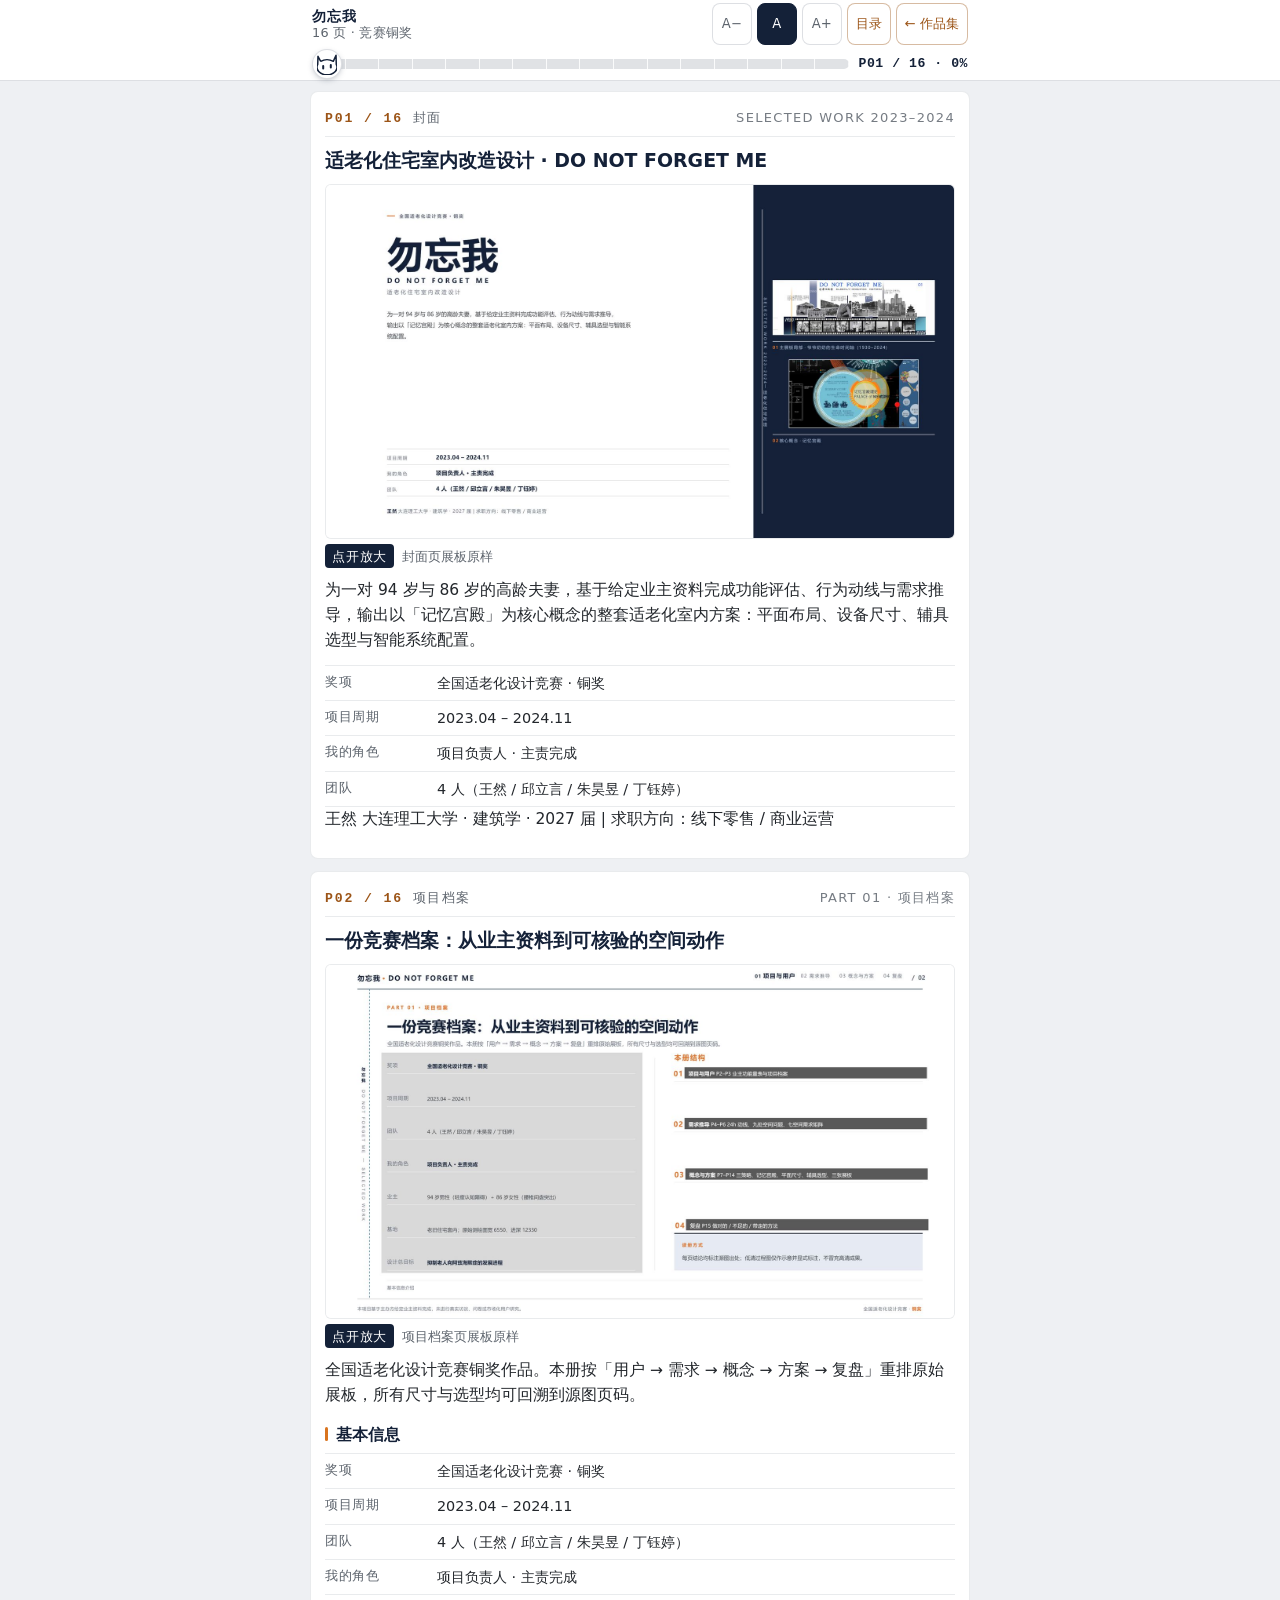
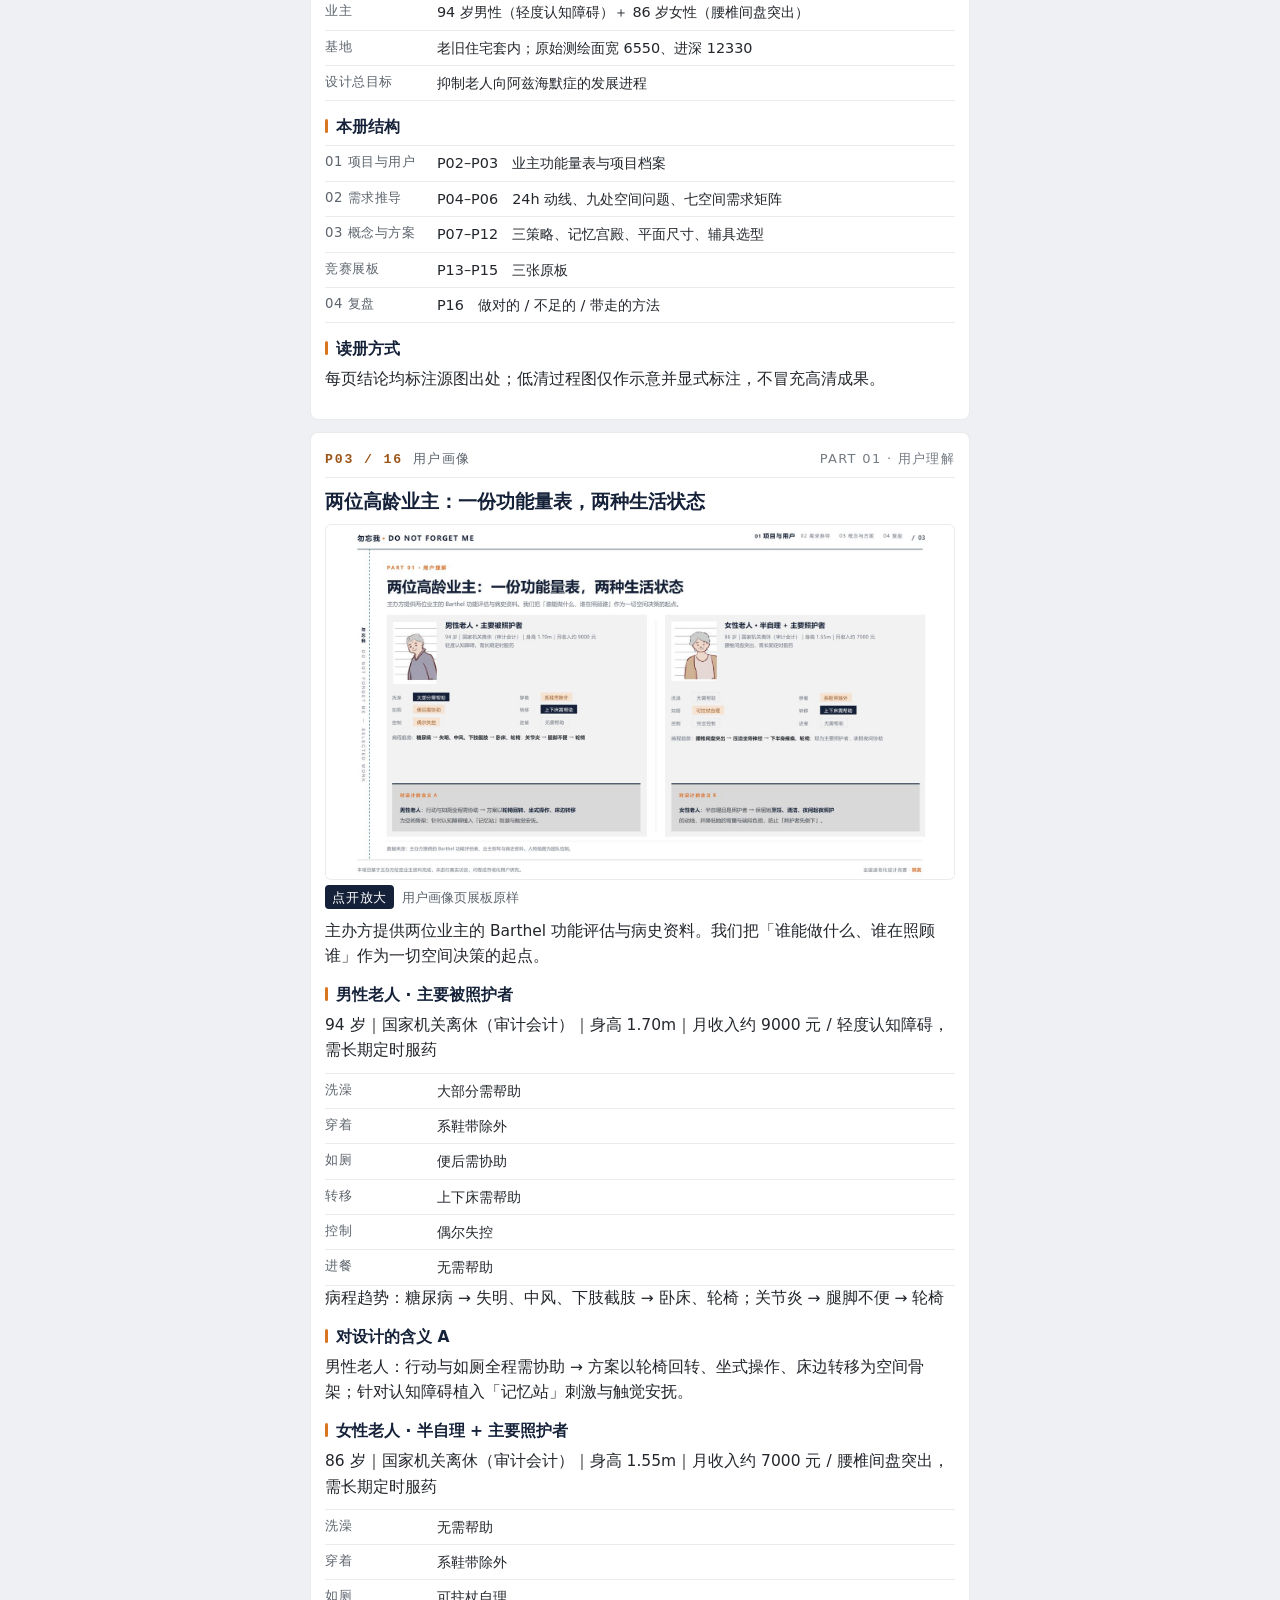
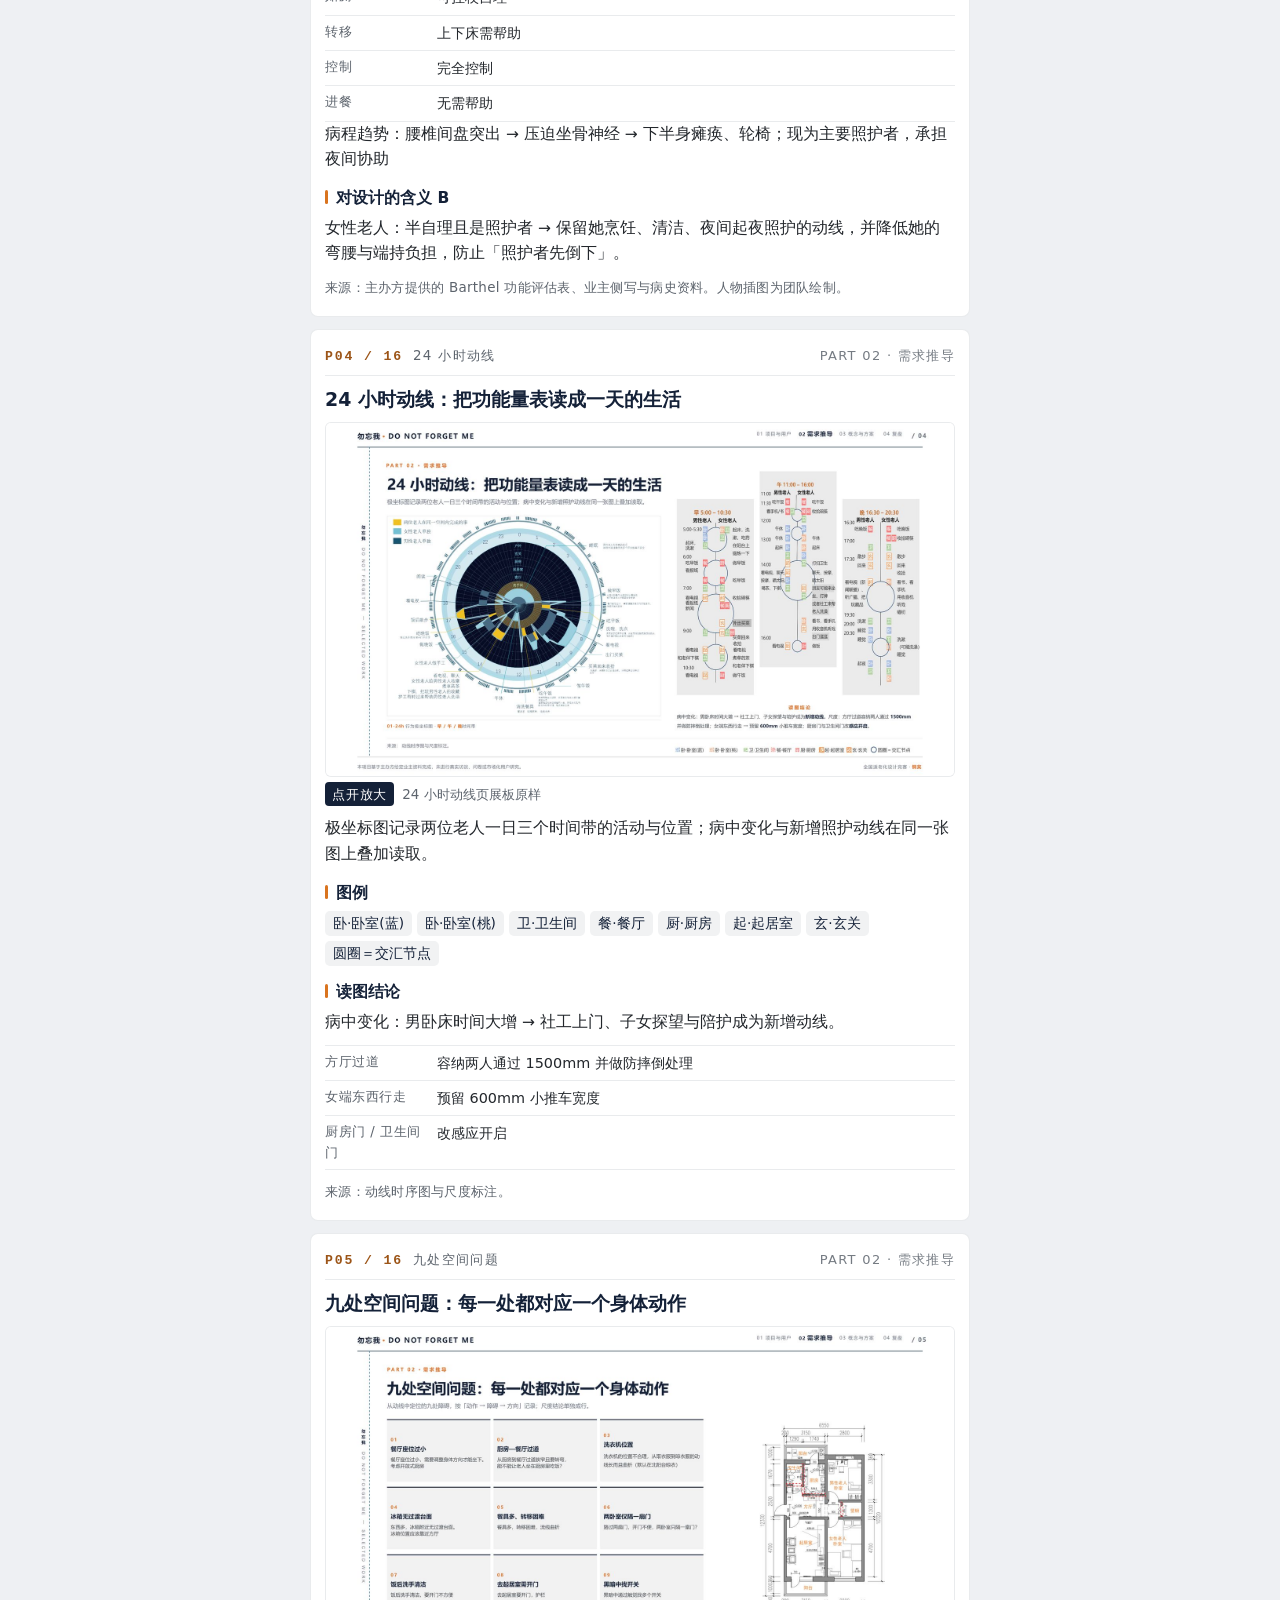
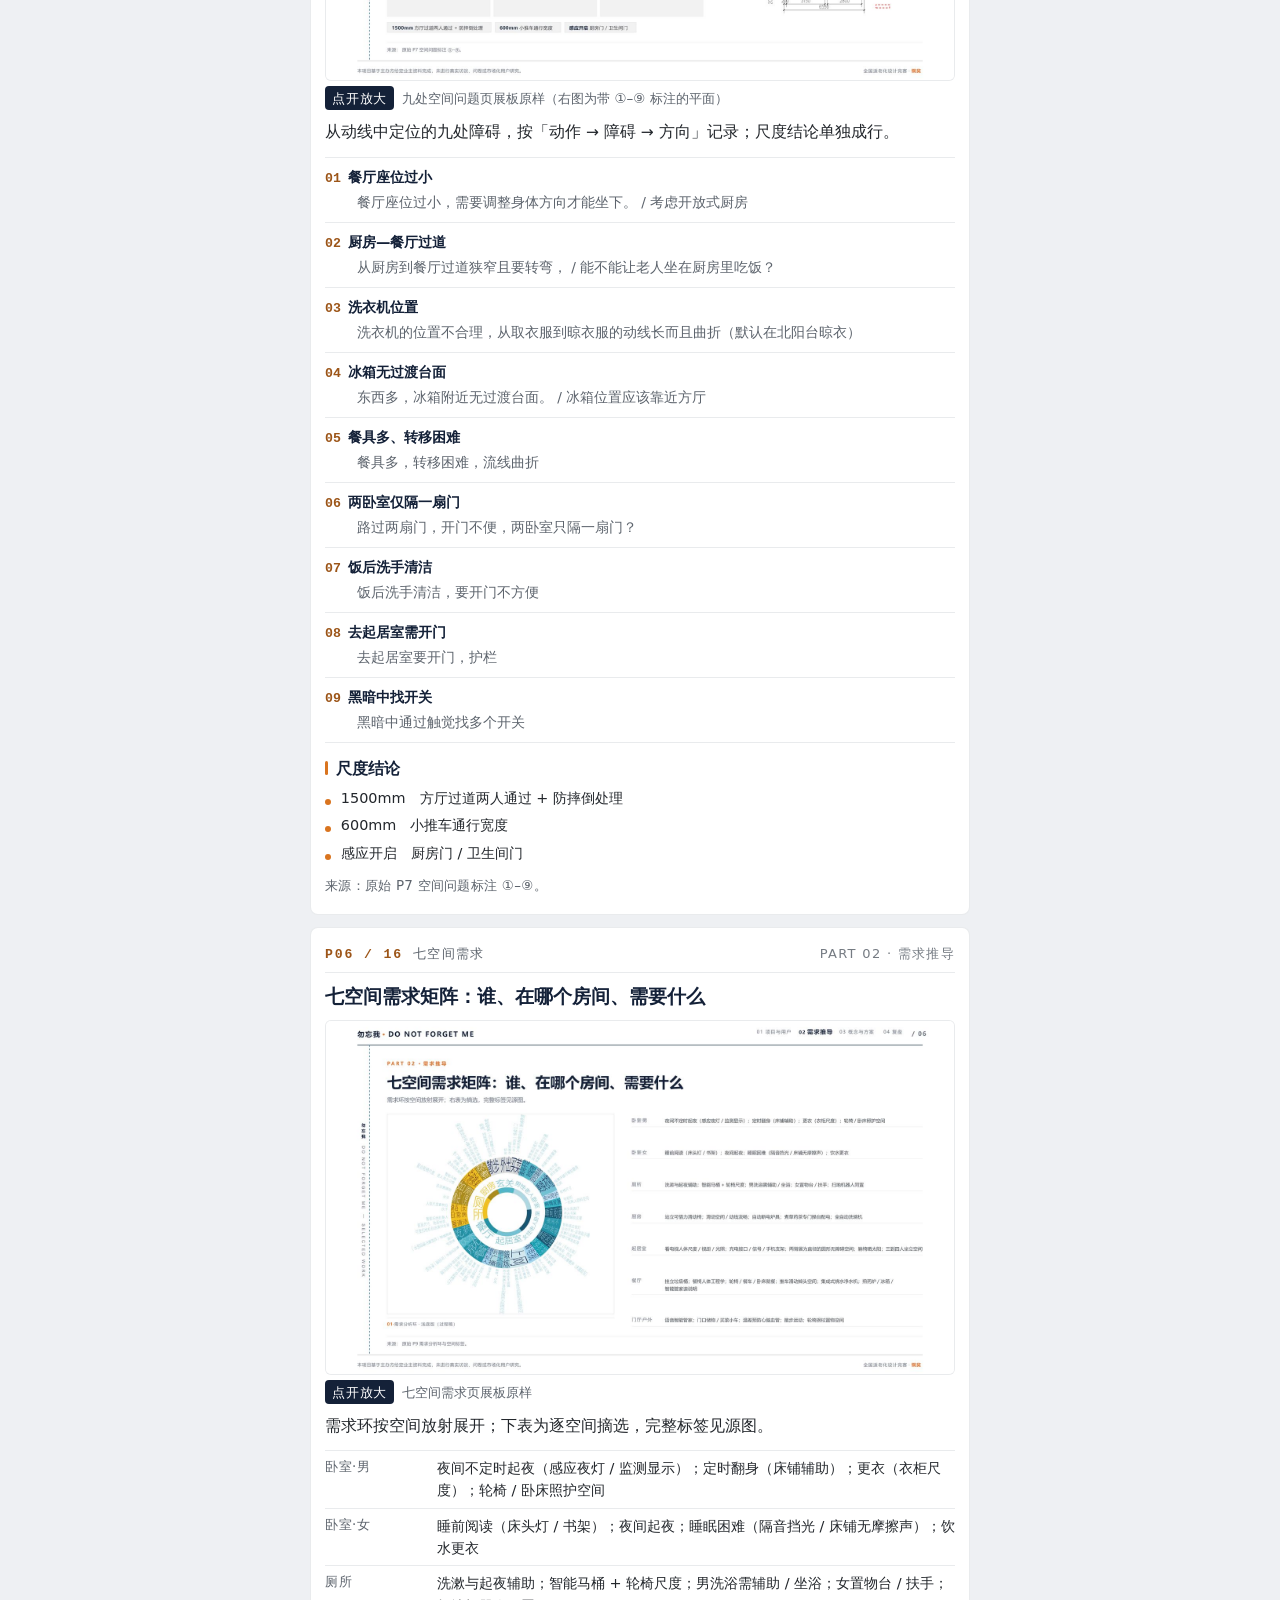
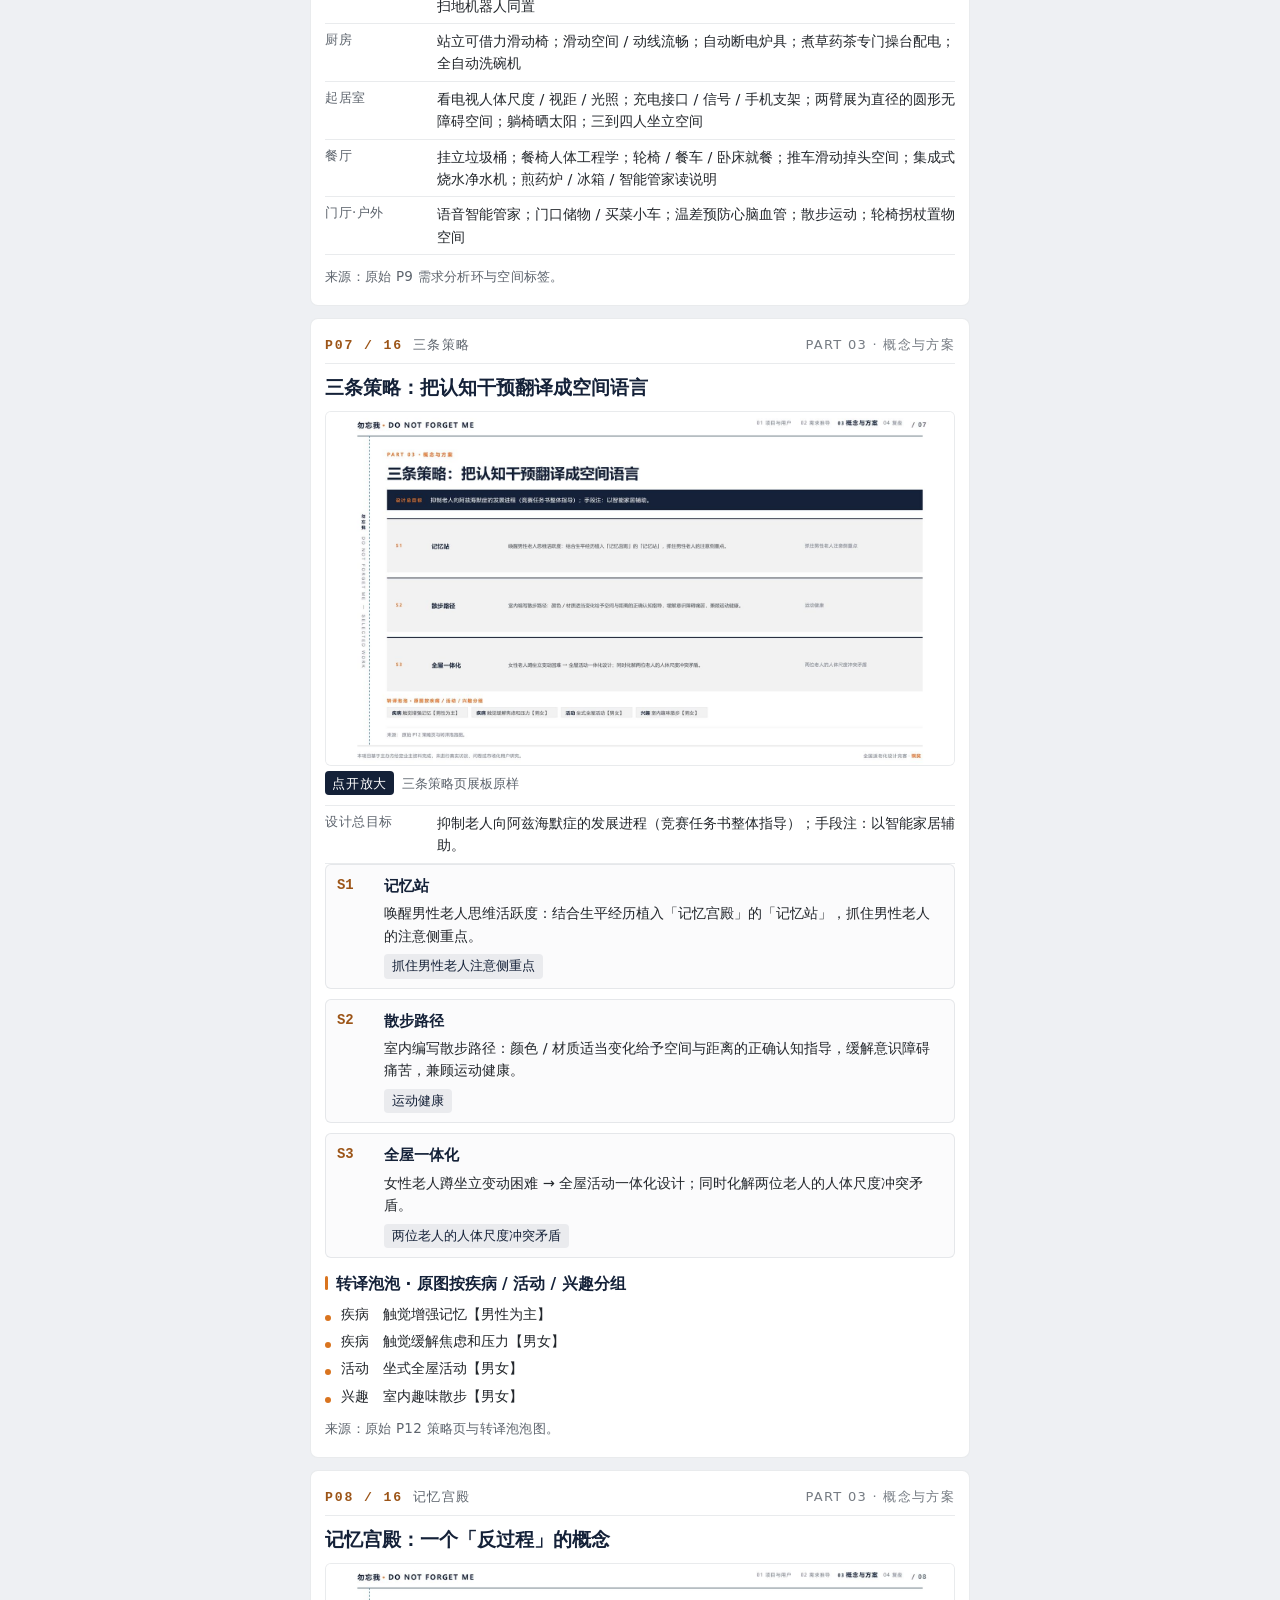
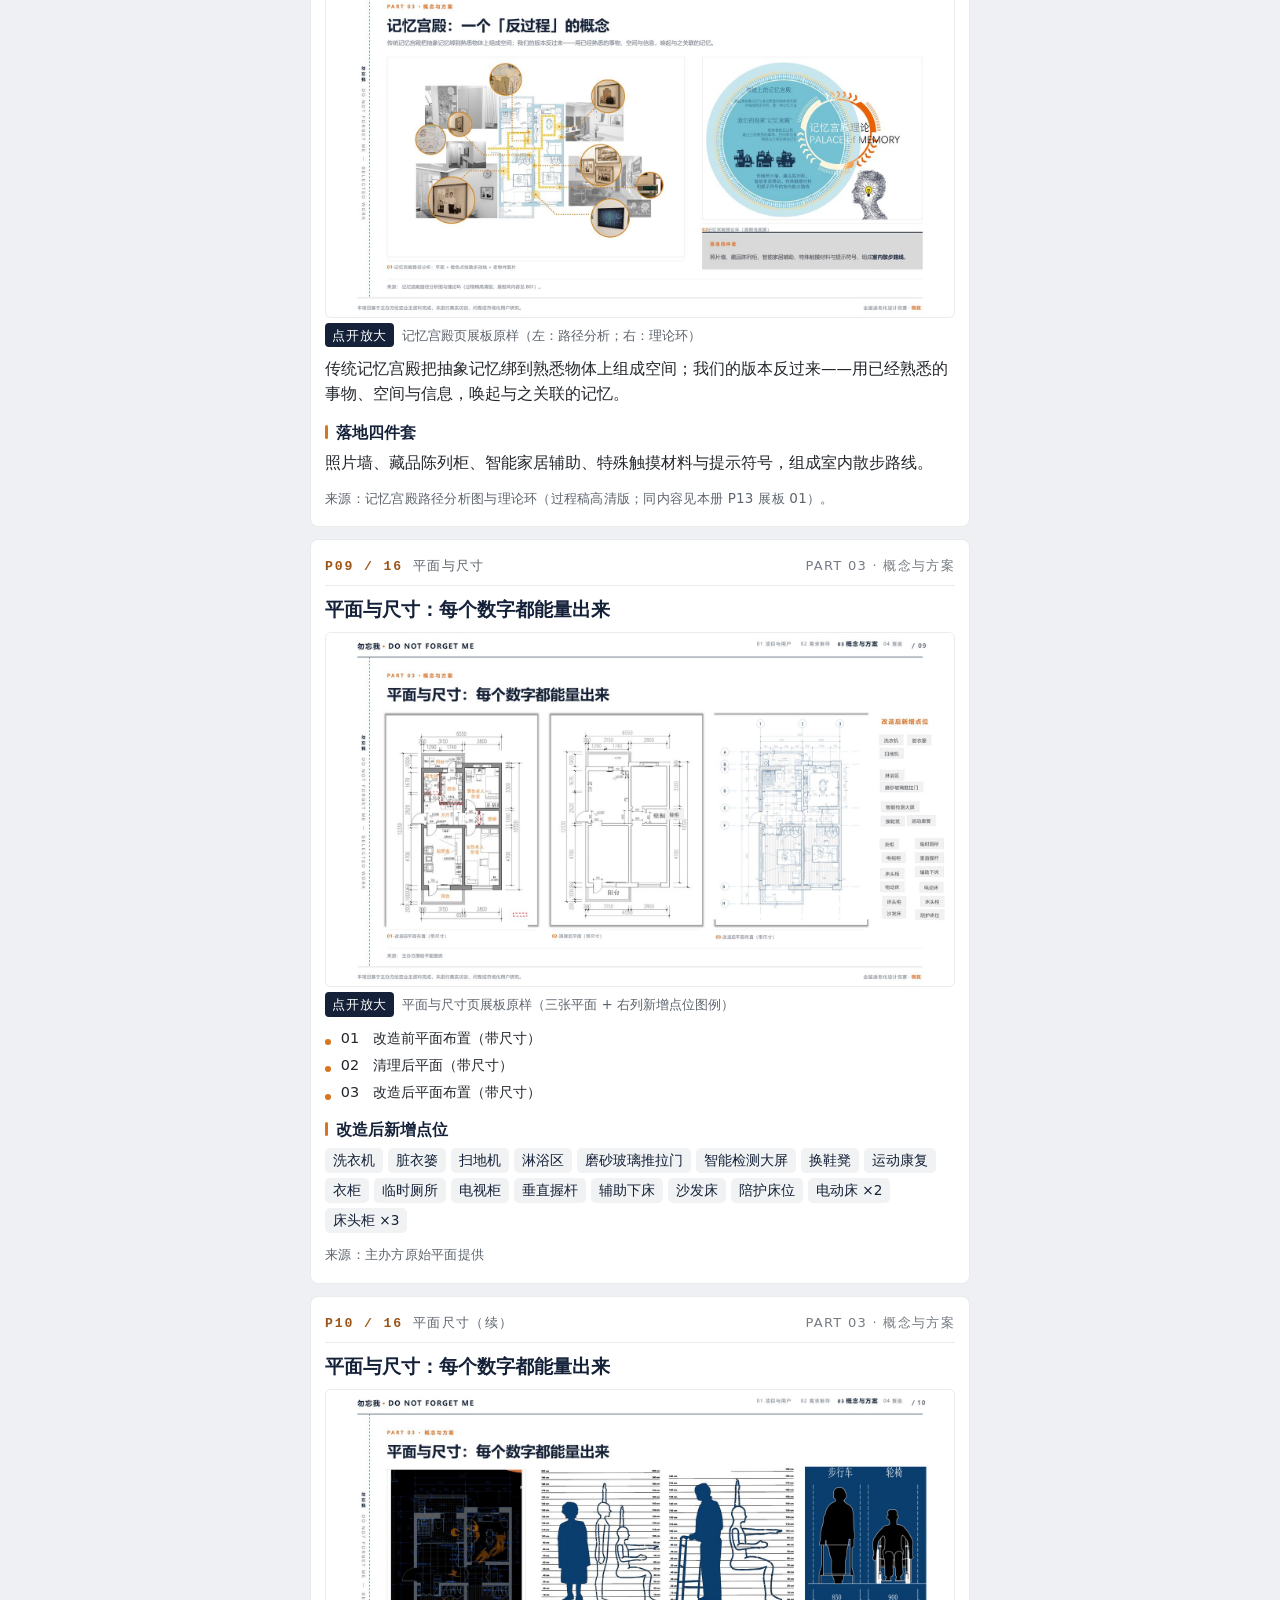
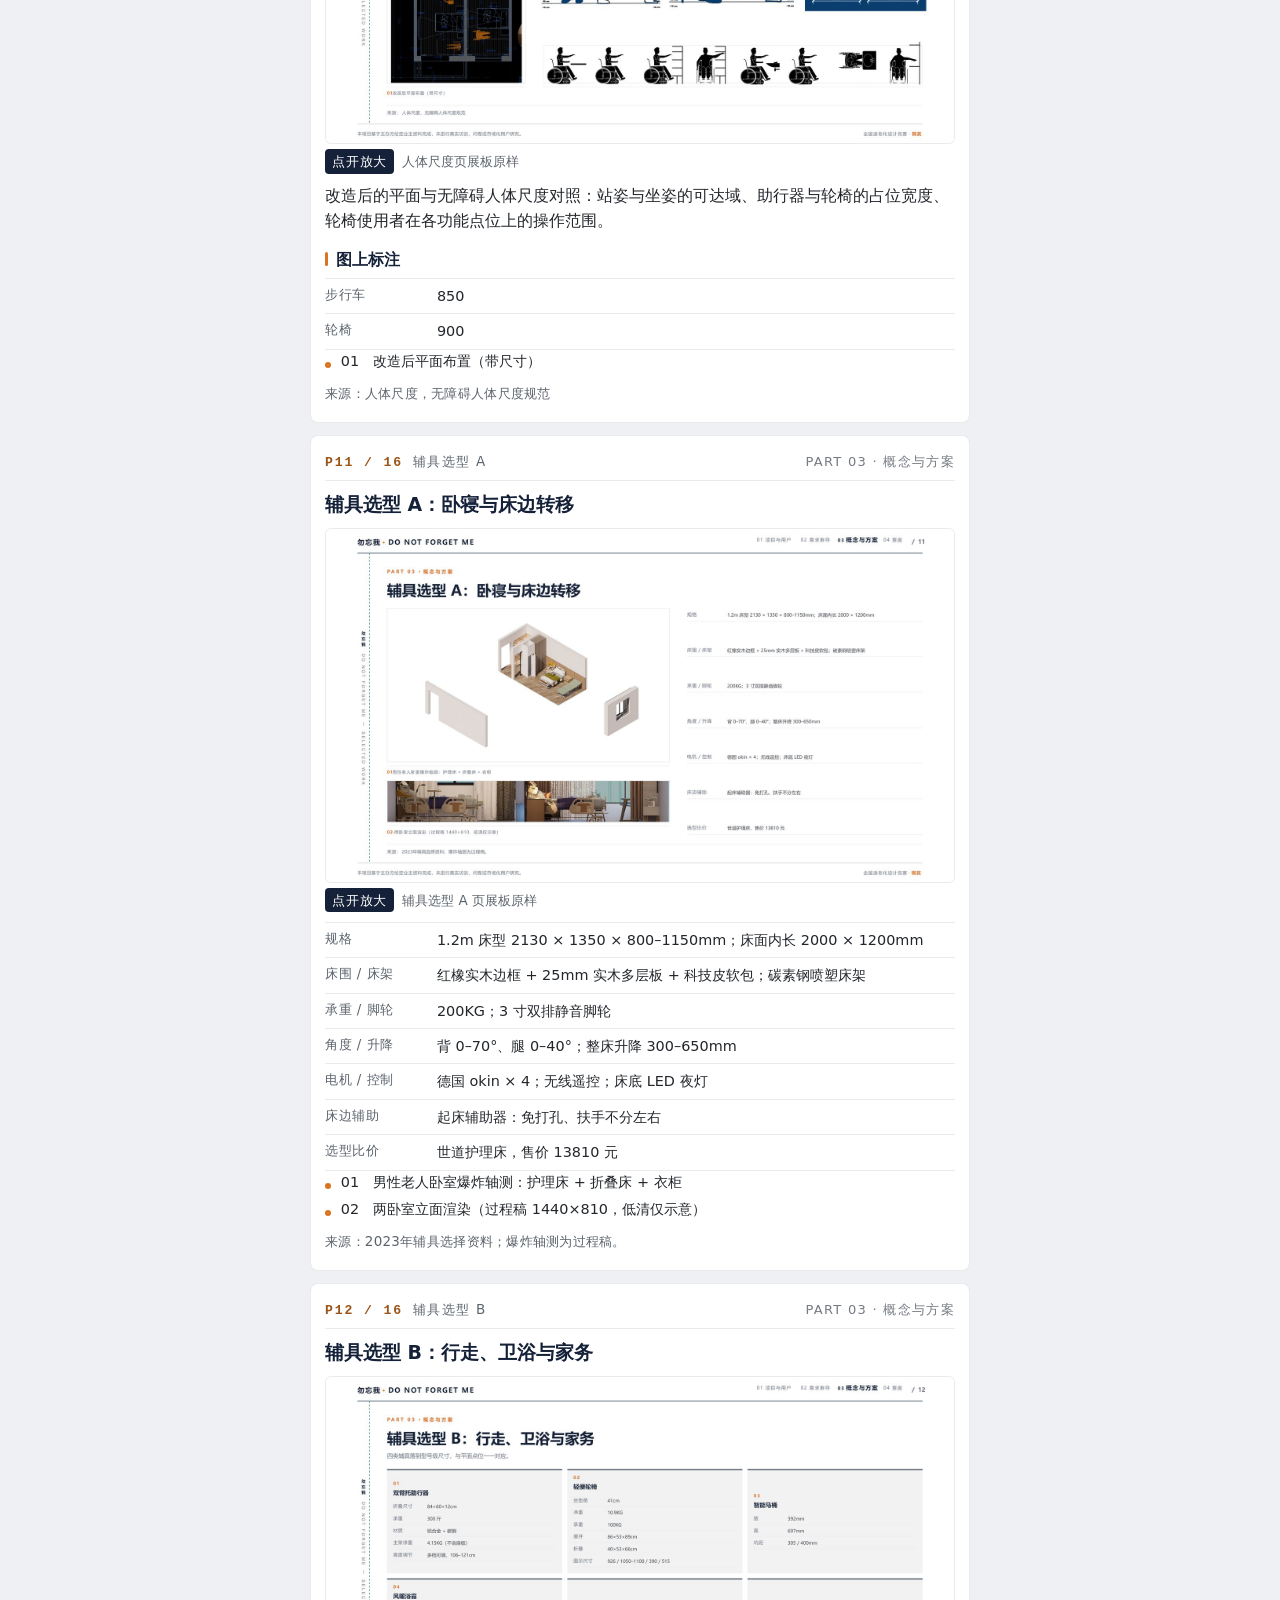
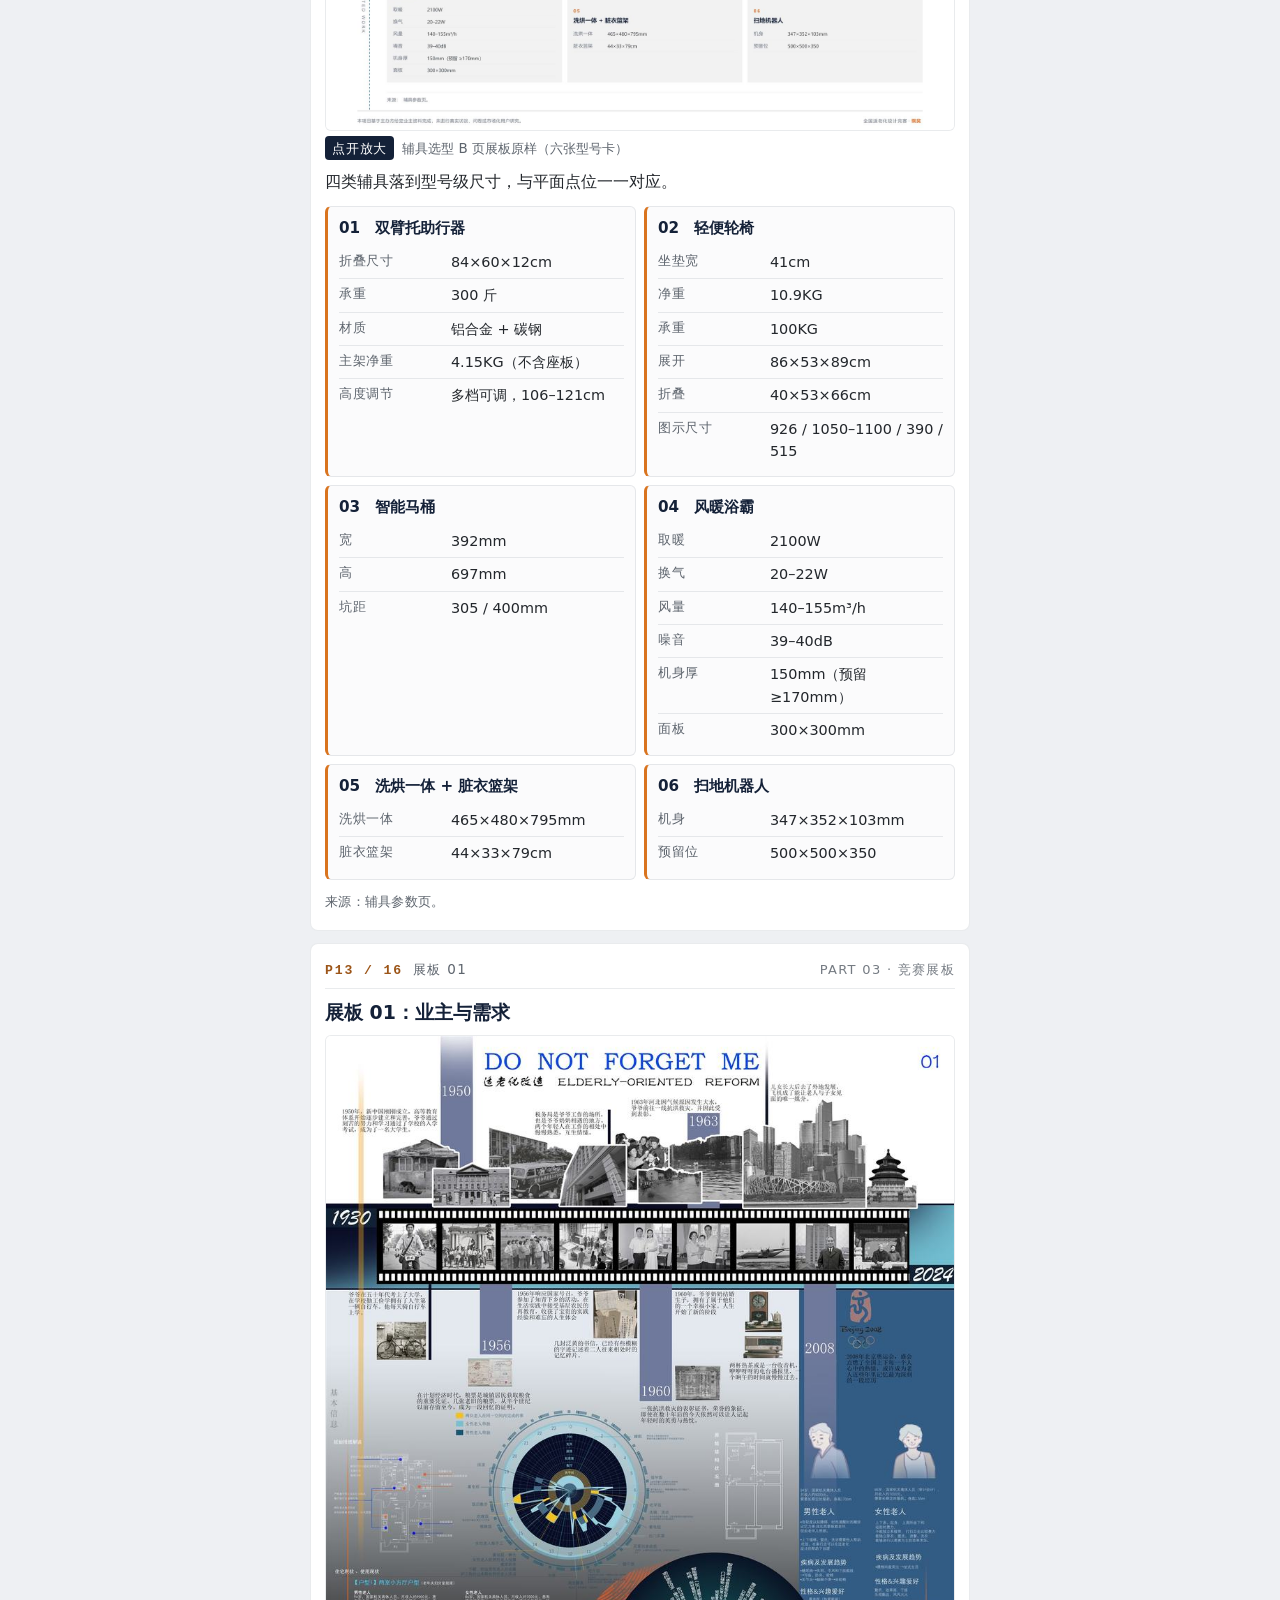
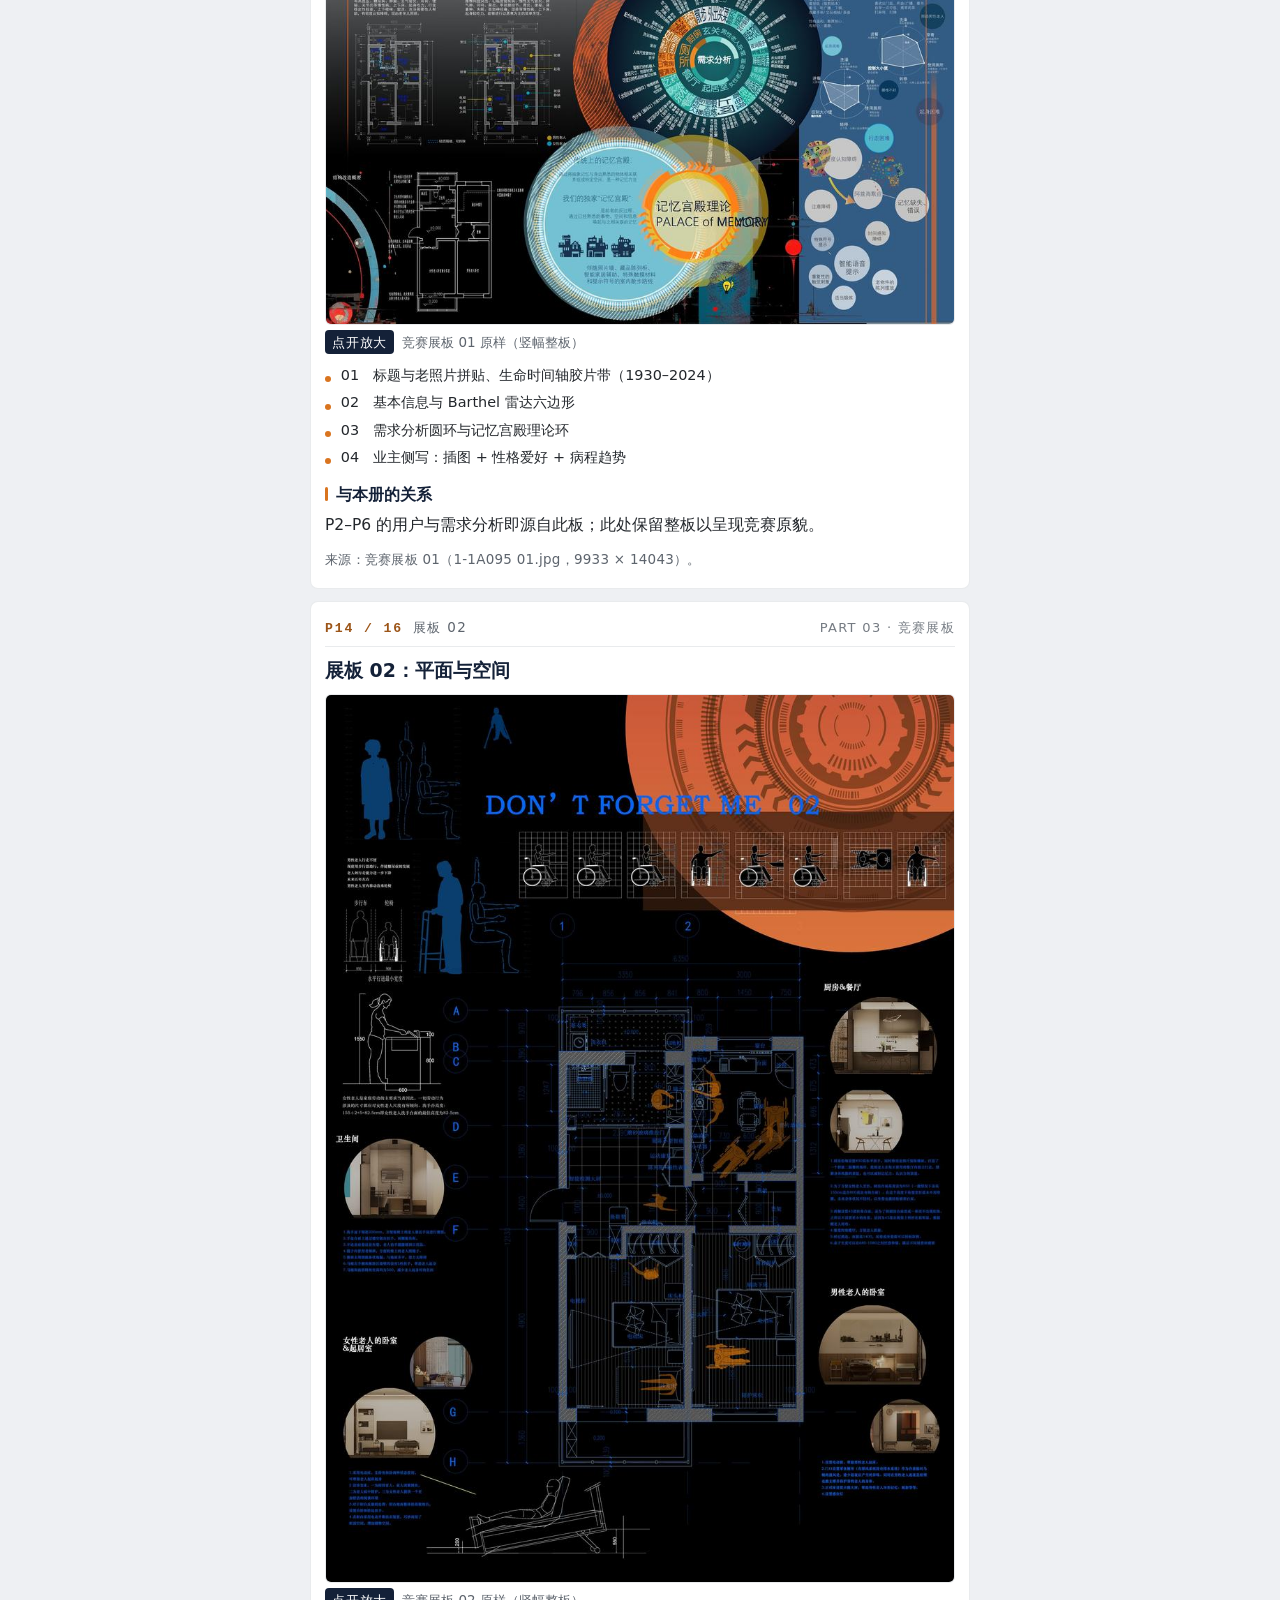
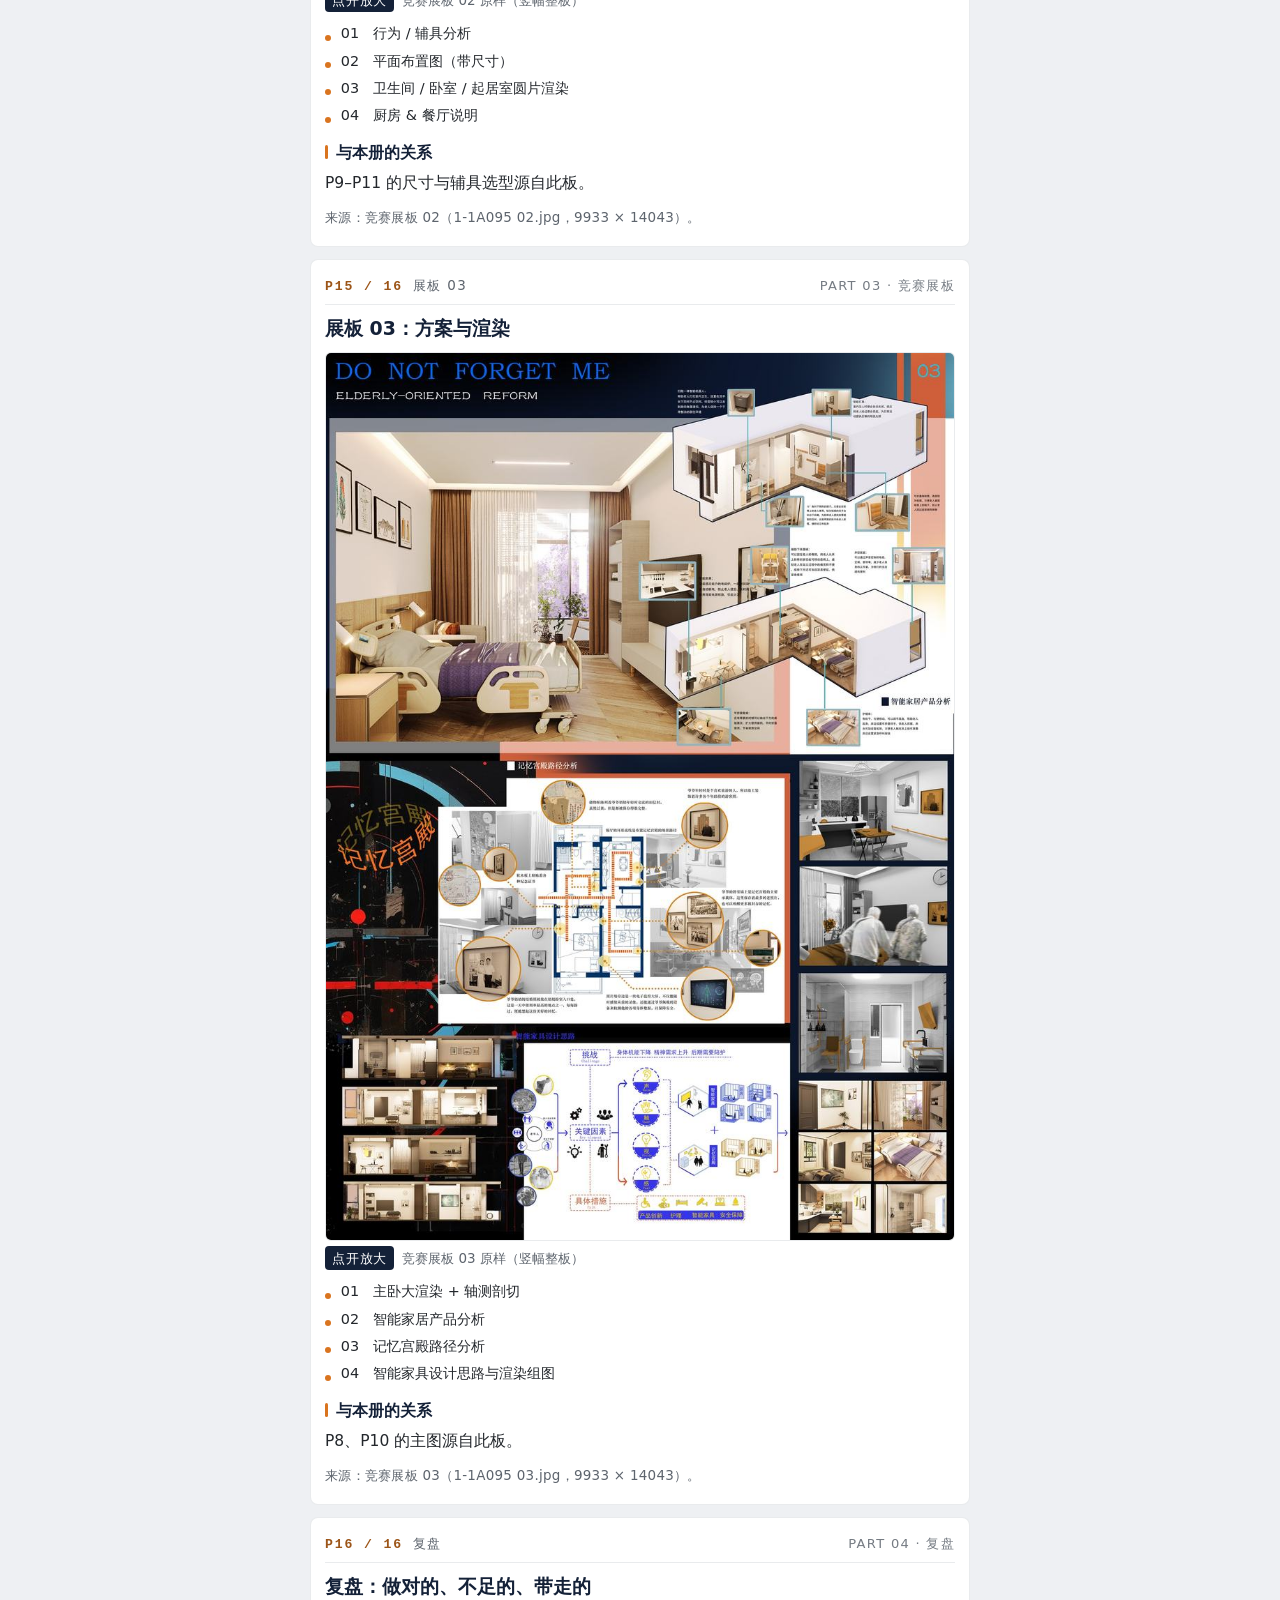
<file: deck/wuwangwo/index.html>
<!DOCTYPE html>
<html lang="zh-CN">
<head>
<meta charset="utf-8">
<meta name="viewport" content="width=device-width, initial-scale=1, viewport-fit=cover">
<meta name="theme-color" content="#eef0f3">
<meta name="robots" content="noindex, nofollow">
<meta name="description" content="《勿忘我》适老化住宅室内改造设计 · 全国适老化设计竞赛铜奖 · 16 页移动端阅读版">
<title>勿忘我 · 16 页阅读版｜全国适老化设计竞赛铜奖</title>
<style>
:root{--fs:15.5px;--navy:#142138;--ink:#23272c;--muted:#5d646d;--orange:#d9741f;--orange-deep:#9c5518;
--line:rgba(20,33,56,.14);--line-soft:rgba(20,33,56,.09);--bg:#eef0f3;--sheet:#fff;--max:680px}
*{box-sizing:border-box;margin:0;padding:0}
html{-webkit-text-size-adjust:100%;scroll-behavior:smooth}
body{background:var(--bg);color:var(--ink);font-family:"Microsoft YaHei","PingFang SC","Hiragino Sans GB",system-ui,sans-serif;
font-size:var(--fs);line-height:1.62;letter-spacing:0}
.hd{position:sticky;top:0;z-index:30;background:rgba(255,255,255,.97);backdrop-filter:blur(10px);border-bottom:1px solid var(--line)}
.hd-in{max-width:var(--max);margin:0 auto;padding:0 12px;display:flex;align-items:center;gap:5px;min-height:48px}
.brand{font-size:.9em;letter-spacing:.08em;color:var(--navy);font-weight:700;line-height:1.3;margin-right:auto;min-width:0;white-space:nowrap;overflow:hidden;text-overflow:ellipsis}
.brand small{display:block;font-size:.92em;letter-spacing:.02em;color:var(--muted);font-weight:400;white-space:nowrap;overflow:hidden;text-overflow:ellipsis}
.btn{font:inherit;font-size:.85em;min-width:40px;min-height:42px;background:#fff;border:1px solid var(--line);border-radius:8px;
color:var(--muted);cursor:pointer;display:inline-flex;align-items:center;justify-content:center;padding:0 8px;text-decoration:none;flex:0 0 auto}
.btn[aria-pressed="true"]{background:var(--navy);color:#fff;border-color:var(--navy)}
.btn--txt{color:var(--orange-deep);border-color:rgba(156,85,24,.4)}
.track{position:relative;height:32px;max-width:var(--max);margin:0 auto;padding:0 12px;display:flex;align-items:center;gap:10px}
.rail{position:relative;flex:1;height:10px;border-radius:99px;background:rgba(20,33,56,.13)}
.rail i{position:absolute;inset:0 auto 0 0;width:0;border-radius:99px;background:linear-gradient(90deg,var(--orange-deep),var(--orange))}
.rail b{position:absolute;inset:0;border-radius:99px;pointer-events:none;
background:repeating-linear-gradient(90deg,transparent 0,transparent calc(6.25% - 1px),rgba(255,255,255,.85) calc(6.25% - 1px),rgba(255,255,255,.85) 6.25%)}
.knob{position:absolute;top:50%;left:0;width:30px;height:30px;transform:translate(-50%,-50%);border-radius:50%;
background:#fff;border:1px solid var(--line);box-shadow:0 2px 6px -2px rgba(20,33,56,.35);color:var(--navy);
display:flex;align-items:center;justify-content:center;transition:left .1s linear}
.knob svg{width:20px;height:21px;display:block}
.read{font-family:ui-monospace,Consolas,monospace;font-size:.85em;letter-spacing:.04em;color:var(--navy);
white-space:nowrap;min-width:7.6em;text-align:right;font-weight:700}
main{max-width:var(--max);margin:0 auto;padding:10px 10px 84px}
.sheet{background:var(--sheet);border:1px solid var(--line-soft);border-radius:8px;padding:15px 14px 17px;margin-bottom:12px;scroll-margin-top:84px}
.sheet-h{display:flex;flex-wrap:wrap;align-items:baseline;gap:2px 10px;border-bottom:1px solid var(--line-soft);padding-bottom:7px;margin-bottom:10px}
.pageno{font-size:.85em;letter-spacing:.14em;color:var(--orange-deep);font-family:ui-monospace,Consolas,monospace;font-weight:700}
.sheet-t{font-size:.87em;letter-spacing:.1em;color:var(--muted)}
.part{font-size:.84em;letter-spacing:.1em;color:var(--muted);margin-left:auto;text-align:right;opacity:.85}
h1{font-size:1.95em;line-height:1.18;color:var(--navy);letter-spacing:.03em;font-weight:700;margin-bottom:2px}
h2{font-size:1.22em;line-height:1.4;color:var(--navy);font-weight:700;margin:0 0 10px}
h3{font-size:1em;line-height:1.5;color:var(--navy);font-weight:700;margin:15px 0 6px}
h3::before{content:"";display:inline-block;width:3px;height:.9em;background:var(--orange);border-radius:2px;margin-right:8px;vertical-align:-1px}
h4{font-size:.98em;color:var(--navy);font-weight:700;margin-bottom:5px}
p{margin:0 0 9px}
.sub{font-size:.95em;letter-spacing:.1em;color:var(--muted);margin-bottom:10px}
.lead{margin-bottom:11px}
.src{font-size:.87em;color:var(--muted);margin:11px 0 0;letter-spacing:.02em}
.fig{margin:0 0 10px}
.fig a{display:block;border:1px solid var(--line-soft);border-radius:6px;overflow:hidden;background:#fff}
.fig img{display:block;width:100%;height:auto}
.fig figcaption{display:flex;gap:8px;align-items:center;font-size:.87em;color:var(--muted);margin-top:5px;line-height:1.5}
.zin{flex:0 0 auto;font-size:1em;letter-spacing:.06em;color:#fff;background:var(--navy);border-radius:4px;padding:2px 7px}
.tbl{border-top:1px solid var(--line-soft)}
.kv{display:grid;grid-template-columns:5.2em 1fr;gap:2px 11px;padding:6px 0;border-bottom:1px solid var(--line-soft);font-size:.93em;line-height:1.55}
.kv .k{color:var(--muted);font-size:.92em;letter-spacing:.04em}
.cards{display:grid;gap:8px}
.card{border:1px solid var(--line-soft);border-left:3px solid var(--orange);border-radius:6px;padding:9px 11px;background:#fbfbfc}
.card .tbl{border-top:0}
.card .kv{padding:5px 0}
.card .kv:last-child{border-bottom:0}
.strats{display:grid;gap:10px}
.strat{display:grid;grid-template-columns:2.4em 1fr;gap:10px;align-items:start;border:1px solid var(--line-soft);border-radius:6px;padding:9px 11px;background:#fbfbfc}
.strat .code{font-family:ui-monospace,Consolas,monospace;font-weight:700;color:var(--orange-deep);font-size:.9em}
.strat h4{margin-bottom:4px}
.strat p{font-size:.93em;margin:0 0 6px;line-height:1.55}
.strat .tag{display:inline-block;font-size:.82em;color:var(--navy);background:rgba(20,33,56,.07);border-radius:4px;padding:2px 8px}
ol.num{list-style:none;border-top:1px solid var(--line-soft)}
ol.num li{padding:8px 0;border-bottom:1px solid var(--line-soft);font-size:.93em;line-height:1.55}
ol.num b{font-family:ui-monospace,Consolas,monospace;color:var(--orange-deep);margin-right:7px;font-size:.92em}
ol.num em{font-style:normal;font-weight:700;color:var(--navy)}
ol.num li p{margin:3px 0 0;padding-left:2.3em;font-size:.96em;line-height:1.55;color:var(--muted)}
ul.plain{list-style:none;display:grid;gap:5px;font-size:.93em;line-height:1.55}
ul.plain li{padding-left:1.1em;position:relative}
ul.plain li::before{content:"";position:absolute;left:0;top:.85em;width:6px;height:6px;border-radius:50%;background:var(--orange)}
.chips{display:flex;flex-wrap:wrap;gap:5px}
.chips span{font-size:.88em;color:var(--navy);background:rgba(20,33,56,.06);border-radius:5px;padding:2px 8px;line-height:1.55}
#drawer{position:fixed;inset:0;z-index:40;background:rgba(20,33,56,.5);display:none}
#drawer.on{display:block}
.drawer-in{position:absolute;right:0;top:0;bottom:0;width:min(320px,86vw);background:#fff;padding:18px 14px;overflow-y:auto}
.drawer-in h4{font-size:.9em;letter-spacing:.14em;color:var(--muted);margin-bottom:10px}
.toci{display:flex;gap:9px;align-items:baseline;padding:9px 8px;border-radius:6px;text-decoration:none;color:var(--ink);font-size:.95em}
.toci:nth-child(odd){background:#f6f7f9}
.toci b{font-family:ui-monospace,Consolas,monospace;font-size:.85em;color:var(--orange-deep)}
.top{position:fixed;right:14px;bottom:calc(16px + env(safe-area-inset-bottom));z-index:35;width:48px;height:48px;border-radius:50%;
background:var(--navy);color:#fff;border:0;display:none;align-items:center;justify-content:center;cursor:pointer;
box-shadow:0 8px 24px -8px rgba(20,33,56,.55)}
.top.on{display:inline-flex}
.foot{max-width:var(--max);margin:0 auto;padding:0 14px 40px;font-size:.87em;color:var(--muted);line-height:1.7}
@media (min-width:640px){.cards{grid-template-columns:1fr 1fr}.kv{grid-template-columns:7em 1fr}}
@media (prefers-reduced-motion:reduce){html{scroll-behavior:auto}.knob,.rail i{transition:none}}
</style>
</head>
<body>
<div class="hd">
  <div class="hd-in">
    <span class="brand">勿忘我<small>16 页 · 竞赛铜奖</small></span>
    <button type="button" class="btn" data-fs="14" aria-pressed="false">A&#8722;</button>
    <button type="button" class="btn" data-fs="15.5" aria-pressed="true">A</button>
    <button type="button" class="btn" data-fs="17.5" aria-pressed="false">A+</button>
    <button type="button" class="btn btn--txt" id="tocBtn" aria-expanded="false" aria-controls="drawer">目录</button>
    <a class="btn btn--txt" href="../../">&#8592; 作品集</a>
  </div>
  <div class="track" id="track" role="progressbar" aria-label="阅读进度" aria-valuemin="1" aria-valuemax="16" aria-valuenow="1">
    <span class="rail"><i id="fill"></i><b></b><span class="knob" id="knob"><svg viewBox="0 0 20.00 20.71" width="20" height="21" fill="none" aria-hidden="true"><path d="M3.71 7.19L0.97 2.26L0.73 10.26A10.00 7.61 0 1 0 19.27 10.26L19.03 1.16L16.29 7.19A10.00 7.61 0 0 0 3.71 7.19" stroke="currentColor" stroke-width="1.5" stroke-linecap="butt" stroke-linejoin="round"/><g fill="currentColor" stroke="none"><rect x="5.20" y="10.82" width="2.00" height="4.56" rx="1.00"/><rect x="12.80" y="9.82" width="2.00" height="4.56" rx="1.00"/></g></svg></span></span>
    <span class="read" id="read">P01 / 16 &#183; 0%</span>
  </div>
</div>
<main><section class="sheet" id="p1"><header class="sheet-h"><span class="pageno">P01 / 16</span><span class="sheet-t">封面</span><span class="part">SELECTED WORK 2023–2024</span></header><h2>适老化住宅室内改造设计 · DO NOT FORGET ME</h2><figure class="fig"><a href="zoom/p01.jpg" target="_blank" rel="noopener" aria-label="点开这一页的清晰大图"><img src="page/p01.jpg" width="1600" height="900" loading="lazy" decoding="async" alt="《勿忘我》第 1 页展板原样"></a><figcaption><span class="zin">点开放大</span>封面页展板原样</figcaption></figure><p class="lead">为一对 94 岁与 86 岁的高龄夫妻，基于给定业主资料完成功能评估、行为动线与需求推导，输出以「记忆宫殿」为核心概念的整套适老化室内方案：平面布局、设备尺寸、辅具选型与智能系统配置。</p><div class="tbl"><div class="kv"><span class="k">奖项</span><span class="v">全国适老化设计竞赛 · 铜奖</span></div><div class="kv"><span class="k">项目周期</span><span class="v">2023.04 – 2024.11</span></div><div class="kv"><span class="k">我的角色</span><span class="v">项目负责人 · 主责完成</span></div><div class="kv"><span class="k">团队</span><span class="v">4 人（王然 / 邱立言 / 朱昊昱 / 丁钰婷）</span></div></div><p>王然 大连理工大学 · 建筑学 · 2027 届 | 求职方向：线下零售 / 商业运营</p></section><section class="sheet" id="p2"><header class="sheet-h"><span class="pageno">P02 / 16</span><span class="sheet-t">项目档案</span><span class="part">PART 01 · 项目档案</span></header><h2>一份竞赛档案：从业主资料到可核验的空间动作</h2><figure class="fig"><a href="zoom/p02.jpg" target="_blank" rel="noopener" aria-label="点开这一页的清晰大图"><img src="page/p02.jpg" width="1600" height="900" loading="lazy" decoding="async" alt="《勿忘我》第 2 页展板原样"></a><figcaption><span class="zin">点开放大</span>项目档案页展板原样</figcaption></figure><p class="lead">全国适老化设计竞赛铜奖作品。本册按「用户 → 需求 → 概念 → 方案 → 复盘」重排原始展板，所有尺寸与选型均可回溯到源图页码。</p><h3>基本信息</h3><div class="tbl"><div class="kv"><span class="k">奖项</span><span class="v">全国适老化设计竞赛 · 铜奖</span></div><div class="kv"><span class="k">项目周期</span><span class="v">2023.04 – 2024.11</span></div><div class="kv"><span class="k">团队</span><span class="v">4 人（王然 / 邱立言 / 朱昊昱 / 丁钰婷）</span></div><div class="kv"><span class="k">我的角色</span><span class="v">项目负责人 · 主责完成</span></div><div class="kv"><span class="k">业主</span><span class="v">94 岁男性（轻度认知障碍）＋ 86 岁女性（腰椎间盘突出）</span></div><div class="kv"><span class="k">基地</span><span class="v">老旧住宅套内；原始测绘面宽 6550、进深 12330</span></div><div class="kv"><span class="k">设计总目标</span><span class="v">抑制老人向阿兹海默症的发展进程</span></div></div><h3>本册结构</h3><div class="tbl"><div class="kv"><span class="k">01 项目与用户</span><span class="v">P02–P03　业主功能量表与项目档案</span></div><div class="kv"><span class="k">02 需求推导</span><span class="v">P04–P06　24h 动线、九处空间问题、七空间需求矩阵</span></div><div class="kv"><span class="k">03 概念与方案</span><span class="v">P07–P12　三策略、记忆宫殿、平面尺寸、辅具选型</span></div><div class="kv"><span class="k">竞赛展板</span><span class="v">P13–P15　三张原板</span></div><div class="kv"><span class="k">04 复盘</span><span class="v">P16　做对的 / 不足的 / 带走的方法</span></div></div><h3>读册方式</h3><p>每页结论均标注源图出处；低清过程图仅作示意并显式标注，不冒充高清成果。</p></section><section class="sheet" id="p3"><header class="sheet-h"><span class="pageno">P03 / 16</span><span class="sheet-t">用户画像</span><span class="part">PART 01 · 用户理解</span></header><h2>两位高龄业主：一份功能量表，两种生活状态</h2><figure class="fig"><a href="zoom/p03.jpg" target="_blank" rel="noopener" aria-label="点开这一页的清晰大图"><img src="page/p03.jpg" width="1600" height="900" loading="lazy" decoding="async" alt="《勿忘我》第 3 页展板原样"></a><figcaption><span class="zin">点开放大</span>用户画像页展板原样</figcaption></figure><p class="lead">主办方提供两位业主的 Barthel 功能评估与病史资料。我们把「谁能做什么、谁在照顾谁」作为一切空间决策的起点。</p><h3>男性老人 · 主要被照护者</h3><p>94 岁｜国家机关离休（审计会计）｜身高 1.70m｜月收入约 9000 元 / 轻度认知障碍，需长期定时服药</p><div class="tbl"><div class="kv"><span class="k">洗澡</span><span class="v">大部分需帮助</span></div><div class="kv"><span class="k">穿着</span><span class="v">系鞋带除外</span></div><div class="kv"><span class="k">如厕</span><span class="v">便后需协助</span></div><div class="kv"><span class="k">转移</span><span class="v">上下床需帮助</span></div><div class="kv"><span class="k">控制</span><span class="v">偶尔失控</span></div><div class="kv"><span class="k">进餐</span><span class="v">无需帮助</span></div></div><p>病程趋势：糖尿病 → 失明、中风、下肢截肢 → 卧床、轮椅；关节炎 → 腿脚不便 → 轮椅</p><h3>对设计的含义 A</h3><p>男性老人：行动与如厕全程需协助 → 方案以轮椅回转、坐式操作、床边转移为空间骨架；针对认知障碍植入「记忆站」刺激与触觉安抚。</p><h3>女性老人 · 半自理 + 主要照护者</h3><p>86 岁｜国家机关离休（审计会计）｜身高 1.55m｜月收入约 7000 元 / 腰椎间盘突出，需长期定时服药</p><div class="tbl"><div class="kv"><span class="k">洗澡</span><span class="v">无需帮助</span></div><div class="kv"><span class="k">穿着</span><span class="v">系鞋带除外</span></div><div class="kv"><span class="k">如厕</span><span class="v">可拄杖自理</span></div><div class="kv"><span class="k">转移</span><span class="v">上下床需帮助</span></div><div class="kv"><span class="k">控制</span><span class="v">完全控制</span></div><div class="kv"><span class="k">进餐</span><span class="v">无需帮助</span></div></div><p>病程趋势：腰椎间盘突出 → 压迫坐骨神经 → 下半身瘫痪、轮椅；现为主要照护者，承担夜间协助</p><h3>对设计的含义 B</h3><p>女性老人：半自理且是照护者 → 保留她烹饪、清洁、夜间起夜照护的动线，并降低她的弯腰与端持负担，防止「照护者先倒下」。</p><p class="src">来源：主办方提供的 Barthel 功能评估表、业主侧写与病史资料。人物插图为团队绘制。</p></section><section class="sheet" id="p4"><header class="sheet-h"><span class="pageno">P04 / 16</span><span class="sheet-t">24 小时动线</span><span class="part">PART 02 · 需求推导</span></header><h2>24 小时动线：把功能量表读成一天的生活</h2><figure class="fig"><a href="zoom/p04.jpg" target="_blank" rel="noopener" aria-label="点开这一页的清晰大图"><img src="page/p04.jpg" width="1600" height="900" loading="lazy" decoding="async" alt="《勿忘我》第 4 页展板原样"></a><figcaption><span class="zin">点开放大</span>24 小时动线页展板原样</figcaption></figure><p class="lead">极坐标图记录两位老人一日三个时间带的活动与位置；病中变化与新增照护动线在同一张图上叠加读取。</p><h3>图例</h3><div class="chips"><span>卧·卧室(蓝)</span><span>卧·卧室(桃)</span><span>卫·卫生间</span><span>餐·餐厅</span><span>厨·厨房</span><span>起·起居室</span><span>玄·玄关</span><span>圆圈＝交汇节点</span></div><h3>读图结论</h3><p>病中变化：男卧床时间大增 → 社工上门、子女探望与陪护成为新增动线。</p><div class="tbl"><div class="kv"><span class="k">方厅过道</span><span class="v">容纳两人通过 1500mm 并做防摔倒处理</span></div><div class="kv"><span class="k">女端东西行走</span><span class="v">预留 600mm 小推车宽度</span></div><div class="kv"><span class="k">厨房门 / 卫生间门</span><span class="v">改感应开启</span></div></div><p class="src">来源：动线时序图与尺度标注。</p></section><section class="sheet" id="p5"><header class="sheet-h"><span class="pageno">P05 / 16</span><span class="sheet-t">九处空间问题</span><span class="part">PART 02 · 需求推导</span></header><h2>九处空间问题：每一处都对应一个身体动作</h2><figure class="fig"><a href="zoom/p05.jpg" target="_blank" rel="noopener" aria-label="点开这一页的清晰大图"><img src="page/p05.jpg" width="1600" height="900" loading="lazy" decoding="async" alt="《勿忘我》第 5 页展板原样"></a><figcaption><span class="zin">点开放大</span>九处空间问题页展板原样（右图为带 ①–⑨ 标注的平面）</figcaption></figure><p class="lead">从动线中定位的九处障碍，按「动作 → 障碍 → 方向」记录；尺度结论单独成行。</p><ol class="num"><li><b>01</b><em>餐厅座位过小</em><p>餐厅座位过小，需要调整身体方向才能坐下。 / 考虑开放式厨房</p></li><li><b>02</b><em>厨房—餐厅过道</em><p>从厨房到餐厅过道狭窄且要转弯， / 能不能让老人坐在厨房里吃饭？</p></li><li><b>03</b><em>洗衣机位置</em><p>洗衣机的位置不合理，从取衣服到晾衣服的动线长而且曲折（默认在北阳台晾衣）</p></li><li><b>04</b><em>冰箱无过渡台面</em><p>东西多，冰箱附近无过渡台面。 / 冰箱位置应该靠近方厅</p></li><li><b>05</b><em>餐具多、转移困难</em><p>餐具多，转移困难，流线曲折</p></li><li><b>06</b><em>两卧室仅隔一扇门</em><p>路过两扇门，开门不便，两卧室只隔一扇门？</p></li><li><b>07</b><em>饭后洗手清洁</em><p>饭后洗手清洁，要开门不方便</p></li><li><b>08</b><em>去起居室需开门</em><p>去起居室要开门，护栏</p></li><li><b>09</b><em>黑暗中找开关</em><p>黑暗中通过触觉找多个开关</p></li></ol><h3>尺度结论</h3><ul class="plain"><li>1500mm　方厅过道两人通过 + 防摔倒处理</li><li>600mm　小推车通行宽度</li><li>感应开启　厨房门 / 卫生间门</li></ul><p class="src">来源：原始 P7 空间问题标注 ①–⑨。</p></section><section class="sheet" id="p6"><header class="sheet-h"><span class="pageno">P06 / 16</span><span class="sheet-t">七空间需求</span><span class="part">PART 02 · 需求推导</span></header><h2>七空间需求矩阵：谁、在哪个房间、需要什么</h2><figure class="fig"><a href="zoom/p06.jpg" target="_blank" rel="noopener" aria-label="点开这一页的清晰大图"><img src="page/p06.jpg" width="1600" height="900" loading="lazy" decoding="async" alt="《勿忘我》第 6 页展板原样"></a><figcaption><span class="zin">点开放大</span>七空间需求页展板原样</figcaption></figure><p class="lead">需求环按空间放射展开；下表为逐空间摘选，完整标签见源图。</p><div class="tbl"><div class="kv"><span class="k">卧室·男</span><span class="v">夜间不定时起夜（感应夜灯 / 监测显示）；定时翻身（床铺辅助）；更衣（衣柜尺度）；轮椅 / 卧床照护空间</span></div><div class="kv"><span class="k">卧室·女</span><span class="v">睡前阅读（床头灯 / 书架）；夜间起夜；睡眠困难（隔音挡光 / 床铺无摩擦声）；饮水更衣</span></div><div class="kv"><span class="k">厕所</span><span class="v">洗漱与起夜辅助；智能马桶 + 轮椅尺度；男洗浴需辅助 / 坐浴；女置物台 / 扶手；扫地机器人同置</span></div><div class="kv"><span class="k">厨房</span><span class="v">站立可借力滑动椅；滑动空间 / 动线流畅；自动断电炉具；煮草药茶专门操台配电；全自动洗碗机</span></div><div class="kv"><span class="k">起居室</span><span class="v">看电视人体尺度 / 视距 / 光照；充电接口 / 信号 / 手机支架；两臂展为直径的圆形无障碍空间；躺椅晒太阳；三到四人坐立空间</span></div><div class="kv"><span class="k">餐厅</span><span class="v">挂立垃圾桶；餐椅人体工程学；轮椅 / 餐车 / 卧床就餐；推车滑动掉头空间；集成式烧水净水机；煎药炉 / 冰箱 / 智能管家读说明</span></div><div class="kv"><span class="k">门厅·户外</span><span class="v">语音智能管家；门口储物 / 买菜小车；温差预防心脑血管；散步运动；轮椅拐杖置物空间</span></div></div><p class="src">来源：原始 P9 需求分析环与空间标签。</p></section><section class="sheet" id="p7"><header class="sheet-h"><span class="pageno">P07 / 16</span><span class="sheet-t">三条策略</span><span class="part">PART 03 · 概念与方案</span></header><h2>三条策略：把认知干预翻译成空间语言</h2><figure class="fig"><a href="zoom/p07.jpg" target="_blank" rel="noopener" aria-label="点开这一页的清晰大图"><img src="page/p07.jpg" width="1600" height="900" loading="lazy" decoding="async" alt="《勿忘我》第 7 页展板原样"></a><figcaption><span class="zin">点开放大</span>三条策略页展板原样</figcaption></figure><div class="tbl"><div class="kv"><span class="k">设计总目标</span><span class="v">抑制老人向阿兹海默症的发展进程（竞赛任务书整体指导）；手段注：以智能家居辅助。</span></div></div><div class="strats"><div class="strat"><span class="code">S1</span><div><h4>记忆站</h4><p>唤醒男性老人思维活跃度：结合生平经历植入「记忆宫殿」的「记忆站」，抓住男性老人的注意侧重点。</p><span class="tag">抓住男性老人注意侧重点</span></div></div><div class="strat"><span class="code">S2</span><div><h4>散步路径</h4><p>室内编写散步路径：颜色 / 材质适当变化给予空间与距离的正确认知指导，缓解意识障碍痛苦，兼顾运动健康。</p><span class="tag">运动健康</span></div></div><div class="strat"><span class="code">S3</span><div><h4>全屋一体化</h4><p>女性老人蹲坐立变动困难 → 全屋活动一体化设计；同时化解两位老人的人体尺度冲突矛盾。</p><span class="tag">两位老人的人体尺度冲突矛盾</span></div></div></div><h3>转译泡泡 · 原图按疾病 / 活动 / 兴趣分组</h3><ul class="plain"><li>疾病　触觉增强记忆【男性为主】</li><li>疾病　触觉缓解焦虑和压力【男女】</li><li>活动　坐式全屋活动【男女】</li><li>兴趣　室内趣味散步【男女】</li></ul><p class="src">来源：原始 P12 策略页与转译泡泡图。</p></section><section class="sheet" id="p8"><header class="sheet-h"><span class="pageno">P08 / 16</span><span class="sheet-t">记忆宫殿</span><span class="part">PART 03 · 概念与方案</span></header><h2>记忆宫殿：一个「反过程」的概念</h2><figure class="fig"><a href="zoom/p08.jpg" target="_blank" rel="noopener" aria-label="点开这一页的清晰大图"><img src="page/p08.jpg" width="1600" height="900" loading="lazy" decoding="async" alt="《勿忘我》第 8 页展板原样"></a><figcaption><span class="zin">点开放大</span>记忆宫殿页展板原样（左：路径分析；右：理论环）</figcaption></figure><p class="lead">传统记忆宫殿把抽象记忆绑到熟悉物体上组成空间；我们的版本反过来——用已经熟悉的事物、空间与信息，唤起与之关联的记忆。</p><h3>落地四件套</h3><p>照片墙、藏品陈列柜、智能家居辅助、特殊触摸材料与提示符号，组成室内散步路线。</p><p class="src">来源：记忆宫殿路径分析图与理论环（过程稿高清版；同内容见本册 P13 展板 01）。</p></section><section class="sheet" id="p9"><header class="sheet-h"><span class="pageno">P09 / 16</span><span class="sheet-t">平面与尺寸</span><span class="part">PART 03 · 概念与方案</span></header><h2>平面与尺寸：每个数字都能量出来</h2><figure class="fig"><a href="zoom/p09.jpg" target="_blank" rel="noopener" aria-label="点开这一页的清晰大图"><img src="page/p09.jpg" width="1600" height="900" loading="lazy" decoding="async" alt="《勿忘我》第 9 页展板原样"></a><figcaption><span class="zin">点开放大</span>平面与尺寸页展板原样（三张平面 + 右列新增点位图例）</figcaption></figure><ul class="plain"><li>01　改造前平面布置（带尺寸）</li><li>02　清理后平面（带尺寸）</li><li>03　改造后平面布置（带尺寸）</li></ul><h3>改造后新增点位</h3><div class="chips"><span>洗衣机</span><span>脏衣篓</span><span>扫地机</span><span>淋浴区</span><span>磨砂玻璃推拉门</span><span>智能检测大屏</span><span>换鞋凳</span><span>运动康复</span><span>衣柜</span><span>临时厕所</span><span>电视柜</span><span>垂直握杆</span><span>辅助下床</span><span>沙发床</span><span>陪护床位</span><span>电动床 ×2</span><span>床头柜 ×3</span></div><p class="src">来源：主办方原始平面提供</p></section><section class="sheet" id="p10"><header class="sheet-h"><span class="pageno">P10 / 16</span><span class="sheet-t">平面尺寸（续）</span><span class="part">PART 03 · 概念与方案</span></header><h2>平面与尺寸：每个数字都能量出来</h2><figure class="fig"><a href="zoom/p10.jpg" target="_blank" rel="noopener" aria-label="点开这一页的清晰大图"><img src="page/p10.jpg" width="1600" height="900" loading="lazy" decoding="async" alt="《勿忘我》第 10 页展板原样"></a><figcaption><span class="zin">点开放大</span>人体尺度页展板原样</figcaption></figure><p class="lead">改造后的平面与无障碍人体尺度对照：站姿与坐姿的可达域、助行器与轮椅的占位宽度、轮椅使用者在各功能点位上的操作范围。</p><h3>图上标注</h3><div class="tbl"><div class="kv"><span class="k">步行车</span><span class="v">850</span></div><div class="kv"><span class="k">轮椅</span><span class="v">900</span></div></div><ul class="plain"><li>01　改造后平面布置（带尺寸）</li></ul><p class="src">来源：人体尺度，无障碍人体尺度规范</p></section><section class="sheet" id="p11"><header class="sheet-h"><span class="pageno">P11 / 16</span><span class="sheet-t">辅具选型 A</span><span class="part">PART 03 · 概念与方案</span></header><h2>辅具选型 A：卧寝与床边转移</h2><figure class="fig"><a href="zoom/p11.jpg" target="_blank" rel="noopener" aria-label="点开这一页的清晰大图"><img src="page/p11.jpg" width="1600" height="900" loading="lazy" decoding="async" alt="《勿忘我》第 11 页展板原样"></a><figcaption><span class="zin">点开放大</span>辅具选型 A 页展板原样</figcaption></figure><div class="tbl"><div class="kv"><span class="k">规格</span><span class="v">1.2m 床型 2130 × 1350 × 800–1150mm；床面内长 2000 × 1200mm</span></div><div class="kv"><span class="k">床围 / 床架</span><span class="v">红橡实木边框 + 25mm 实木多层板 + 科技皮软包；碳素钢喷塑床架</span></div><div class="kv"><span class="k">承重 / 脚轮</span><span class="v">200KG；3 寸双排静音脚轮</span></div><div class="kv"><span class="k">角度 / 升降</span><span class="v">背 0–70°、腿 0–40°；整床升降 300–650mm</span></div><div class="kv"><span class="k">电机 / 控制</span><span class="v">德国 okin × 4；无线遥控；床底 LED 夜灯</span></div><div class="kv"><span class="k">床边辅助</span><span class="v">起床辅助器：免打孔、扶手不分左右</span></div><div class="kv"><span class="k">选型比价</span><span class="v">世道护理床，售价 13810 元</span></div></div><ul class="plain"><li>01　男性老人卧室爆炸轴测：护理床 + 折叠床 + 衣柜</li><li>02　两卧室立面渲染（过程稿 1440×810，低清仅示意）</li></ul><p class="src">来源：2023年辅具选择资料；爆炸轴测为过程稿。</p></section><section class="sheet" id="p12"><header class="sheet-h"><span class="pageno">P12 / 16</span><span class="sheet-t">辅具选型 B</span><span class="part">PART 03 · 概念与方案</span></header><h2>辅具选型 B：行走、卫浴与家务</h2><figure class="fig"><a href="zoom/p12.jpg" target="_blank" rel="noopener" aria-label="点开这一页的清晰大图"><img src="page/p12.jpg" width="1600" height="900" loading="lazy" decoding="async" alt="《勿忘我》第 12 页展板原样"></a><figcaption><span class="zin">点开放大</span>辅具选型 B 页展板原样（六张型号卡）</figcaption></figure><p class="lead">四类辅具落到型号级尺寸，与平面点位一一对应。</p><div class="cards"><div class="card"><h4>01　双臂托助行器</h4><div class="tbl"><div class="kv"><span class="k">折叠尺寸</span><span class="v">84×60×12cm</span></div><div class="kv"><span class="k">承重</span><span class="v">300 斤</span></div><div class="kv"><span class="k">材质</span><span class="v">铝合金 + 碳钢</span></div><div class="kv"><span class="k">主架净重</span><span class="v">4.15KG（不含座板）</span></div><div class="kv"><span class="k">高度调节</span><span class="v">多档可调，106–121cm</span></div></div></div><div class="card"><h4>02　轻便轮椅</h4><div class="tbl"><div class="kv"><span class="k">坐垫宽</span><span class="v">41cm</span></div><div class="kv"><span class="k">净重</span><span class="v">10.9KG</span></div><div class="kv"><span class="k">承重</span><span class="v">100KG</span></div><div class="kv"><span class="k">展开</span><span class="v">86×53×89cm</span></div><div class="kv"><span class="k">折叠</span><span class="v">40×53×66cm</span></div><div class="kv"><span class="k">图示尺寸</span><span class="v">926 / 1050–1100 / 390 / 515</span></div></div></div><div class="card"><h4>03　智能马桶</h4><div class="tbl"><div class="kv"><span class="k">宽</span><span class="v">392mm</span></div><div class="kv"><span class="k">高</span><span class="v">697mm</span></div><div class="kv"><span class="k">坑距</span><span class="v">305 / 400mm</span></div></div></div><div class="card"><h4>04　风暖浴霸</h4><div class="tbl"><div class="kv"><span class="k">取暖</span><span class="v">2100W</span></div><div class="kv"><span class="k">换气</span><span class="v">20–22W</span></div><div class="kv"><span class="k">风量</span><span class="v">140–155m³/h</span></div><div class="kv"><span class="k">噪音</span><span class="v">39–40dB</span></div><div class="kv"><span class="k">机身厚</span><span class="v">150mm（预留 ≥170mm）</span></div><div class="kv"><span class="k">面板</span><span class="v">300×300mm</span></div></div></div><div class="card"><h4>05　洗烘一体 + 脏衣篮架</h4><div class="tbl"><div class="kv"><span class="k">洗烘一体</span><span class="v">465×480×795mm</span></div><div class="kv"><span class="k">脏衣篮架</span><span class="v">44×33×79cm</span></div></div></div><div class="card"><h4>06　扫地机器人</h4><div class="tbl"><div class="kv"><span class="k">机身</span><span class="v">347×352×103mm</span></div><div class="kv"><span class="k">预留位</span><span class="v">500×500×350</span></div></div></div></div><p class="src">来源：辅具参数页。</p></section><section class="sheet" id="p13"><header class="sheet-h"><span class="pageno">P13 / 16</span><span class="sheet-t">展板 01</span><span class="part">PART 03 · 竞赛展板</span></header><h2>展板 01：业主与需求</h2><figure class="fig"><a href="zoom/p13.jpg" target="_blank" rel="noopener" aria-label="点开这一页的清晰大图"><img src="img/image21.jpg" width="900" height="1272" loading="lazy" decoding="async" alt="《勿忘我》第 13 页 · 竞赛展板原样"></a><figcaption><span class="zin">点开放大</span>竞赛展板 01 原样（竖幅整板）</figcaption></figure><ul class="plain"><li>01　标题与老照片拼贴、生命时间轴胶片带（1930–2024）</li><li>02　基本信息与 Barthel 雷达六边形</li><li>03　需求分析圆环与记忆宫殿理论环</li><li>04　业主侧写：插图 + 性格爱好 + 病程趋势</li></ul><h3>与本册的关系</h3><p>P2–P6 的用户与需求分析即源自此板；此处保留整板以呈现竞赛原貌。</p><p class="src">来源：竞赛展板 01（1-1A095 01.jpg，9933 × 14043）。</p></section><section class="sheet" id="p14"><header class="sheet-h"><span class="pageno">P14 / 16</span><span class="sheet-t">展板 02</span><span class="part">PART 03 · 竞赛展板</span></header><h2>展板 02：平面与空间</h2><figure class="fig"><a href="zoom/p14.jpg" target="_blank" rel="noopener" aria-label="点开这一页的清晰大图"><img src="img/image22.jpg" width="900" height="1272" loading="lazy" decoding="async" alt="《勿忘我》第 14 页 · 竞赛展板原样"></a><figcaption><span class="zin">点开放大</span>竞赛展板 02 原样（竖幅整板）</figcaption></figure><ul class="plain"><li>01　行为 / 辅具分析</li><li>02　平面布置图（带尺寸）</li><li>03　卫生间 / 卧室 / 起居室圆片渲染</li><li>04　厨房 &amp; 餐厅说明</li></ul><h3>与本册的关系</h3><p>P9–P11 的尺寸与辅具选型源自此板。</p><p class="src">来源：竞赛展板 02（1-1A095 02.jpg，9933 × 14043）。</p></section><section class="sheet" id="p15"><header class="sheet-h"><span class="pageno">P15 / 16</span><span class="sheet-t">展板 03</span><span class="part">PART 03 · 竞赛展板</span></header><h2>展板 03：方案与渲染</h2><figure class="fig"><a href="zoom/p15.jpg" target="_blank" rel="noopener" aria-label="点开这一页的清晰大图"><img src="img/image23.jpg" width="900" height="1272" loading="lazy" decoding="async" alt="《勿忘我》第 15 页 · 竞赛展板原样"></a><figcaption><span class="zin">点开放大</span>竞赛展板 03 原样（竖幅整板）</figcaption></figure><ul class="plain"><li>01　主卧大渲染 + 轴测剖切</li><li>02　智能家居产品分析</li><li>03　记忆宫殿路径分析</li><li>04　智能家具设计思路与渲染组图</li></ul><h3>与本册的关系</h3><p>P8、P10 的主图源自此板。</p><p class="src">来源：竞赛展板 03（1-1A095 03.jpg，9933 × 14043）。</p></section><section class="sheet" id="p16"><header class="sheet-h"><span class="pageno">P16 / 16</span><span class="sheet-t">复盘</span><span class="part">PART 04 · 复盘</span></header><h2>复盘：做对的、不足的、带走的</h2><figure class="fig"><a href="zoom/p16.jpg" target="_blank" rel="noopener" aria-label="点开这一页的清晰大图"><img src="page/p16.jpg" width="1600" height="900" loading="lazy" decoding="async" alt="《勿忘我》第 16 页展板原样"></a><figcaption><span class="zin">点开放大</span>复盘页展板原样</figcaption></figure><p class="lead">以下为作者自述反思，非竞赛评审意见。</p><div class="cards"><div class="card"><h4>A　做对的</h4><ul class="plain"><li>把量表读成生活动线</li><li>记忆宫殿把认知干预翻译成空间语言</li><li>辅具落到型号与尺寸</li></ul></div><div class="card"><h4>B　不足的</h4><ul class="plain"><li>无真实访谈与问卷，需求验证靠时序推演</li><li>过程留稿不充分，项目回顾时，有断档</li><li>尺度冲突的取舍记录不够显性</li></ul></div><div class="card"><h4>C　带走的方法</h4><ul class="plain"><li>先明确需求再画平面</li><li>每个设计动作对应一条业主证据</li><li>「谁照顾谁」是照护设计的起点</li></ul></div></div><h3>求职衔接</h3><p>证据 → 需求 → 空间动作 → 可核验尺寸，与零售 / 运营的「现场观察 → 需求 → 动线陈列 → 指标」同构。</p><p class="src">来源：本人复盘自述（2026-09），非竞赛评审意见。</p></section></main>
<p class="foot">本页是《勿忘我》16 页册子的移动端阅读版：每页先给展板原样（点开可放大到 2400px），下面按阅读顺序重写文字；内容取自 v8 终版，未新增结论。本项目基于主办方给定业主资料完成，未进行真实访谈、问卷或市场化用户研究。打印／投递用 PDF 由作者本人提供，本站不托管文件。</p>
<div id="drawer"><div class="drawer-in"><h4>目录 &#183; 共 16 页</h4><a class="toci" href="#p1"><b>P01</b>封面</a><a class="toci" href="#p2"><b>P02</b>项目档案</a><a class="toci" href="#p3"><b>P03</b>用户画像</a><a class="toci" href="#p4"><b>P04</b>24 小时动线</a><a class="toci" href="#p5"><b>P05</b>九处空间问题</a><a class="toci" href="#p6"><b>P06</b>七空间需求</a><a class="toci" href="#p7"><b>P07</b>三条策略</a><a class="toci" href="#p8"><b>P08</b>记忆宫殿</a><a class="toci" href="#p9"><b>P09</b>平面与尺寸</a><a class="toci" href="#p10"><b>P10</b>平面尺寸（续）</a><a class="toci" href="#p11"><b>P11</b>辅具选型 A</a><a class="toci" href="#p12"><b>P12</b>辅具选型 B</a><a class="toci" href="#p13"><b>P13</b>展板 01</a><a class="toci" href="#p14"><b>P14</b>展板 02</a><a class="toci" href="#p15"><b>P15</b>展板 03</a><a class="toci" href="#p16"><b>P16</b>复盘</a></div></div>
<button type="button" class="top" id="toTop" aria-label="回到顶部"><svg viewBox="0 0 24 24" width="22" height="22" fill="currentColor" aria-hidden="true"><ellipse cx="12" cy="15.4" rx="4.6" ry="3.9"/><ellipse cx="5.9" cy="10.6" rx="2.1" ry="2.6"/><ellipse cx="10.1" cy="7.4" rx="2.1" ry="2.7"/><ellipse cx="14.6" cy="7.4" rx="2.1" ry="2.7"/><ellipse cx="18.6" cy="10.9" rx="2.1" ry="2.6"/></svg></button>
<script>
(function(){
var doc=document.documentElement,fill=document.getElementById("fill"),knob=document.getElementById("knob"),
read=document.getElementById("read"),track=document.getElementById("track"),top=document.getElementById("toTop"),
sheets=[].slice.call(document.querySelectorAll(".sheet")),N=16;
function pad(x){return x<10?"0"+x:""+x;}
function tick(){
  var h=doc.scrollHeight-doc.clientHeight,p=h>0?doc.scrollTop/h:0;
  p=Math.max(0,Math.min(1,p));
  var cur=1,mid=doc.scrollTop+doc.clientHeight*0.35,i;
  for(i=0;i<sheets.length;i++){if(sheets[i].offsetTop<=mid)cur=i+1;}
  fill.style.width=(p*100).toFixed(2)+"%";
  knob.style.left="calc("+(p*100).toFixed(2)+"% + "+((0.5-p)*30).toFixed(1)+"px)";
  read.textContent="P"+pad(cur)+" / "+N+" \u00b7 "+Math.round(p*100)+"%";
  track.setAttribute("aria-valuenow",cur);
  if(doc.scrollTop>doc.clientHeight*1.2){top.classList.add("on");}else{top.classList.remove("on");}
}
var raf=0;function onScroll(){if(raf)return;raf=requestAnimationFrame(function(){raf=0;tick();});}
addEventListener("scroll",onScroll,{passive:true});
addEventListener("resize",onScroll,{passive:true});
addEventListener("load",tick);
tick();
top.addEventListener("click",function(){window.scrollTo({top:0,behavior:"smooth"});});
var KEY="ww-deck-fs";
var btns=[].slice.call(document.querySelectorAll("[data-fs]"));
function setFs(v,save){doc.style.setProperty("--fs",v+"px");
btns.forEach(function(b){b.setAttribute("aria-pressed",b.dataset.fs===String(v)?"true":"false");});
if(save!==false){try{localStorage.setItem(KEY,v);}catch(e){}}
tick();}
btns.forEach(function(b){b.addEventListener("click",function(){setFs(+b.dataset.fs,true);});});
try{var saved=localStorage.getItem(KEY);if(saved)setFs(+saved,false);}catch(e){}
var drawer=document.getElementById("drawer"),tocBtn=document.getElementById("tocBtn");
function closeDrawer(){drawer.classList.remove("on");tocBtn.setAttribute("aria-expanded","false");}
tocBtn.addEventListener("click",function(){var on=drawer.classList.toggle("on");
tocBtn.setAttribute("aria-expanded",on?"true":"false");});
drawer.addEventListener("click",function(e){if(e.target===drawer)closeDrawer();});
[].slice.call(document.querySelectorAll(".toci")).forEach(function(a){a.addEventListener("click",closeDrawer);});
addEventListener("keydown",function(e){if(e.key==="Escape")closeDrawer();});
})();
</script>
</body>
</html>
</file>
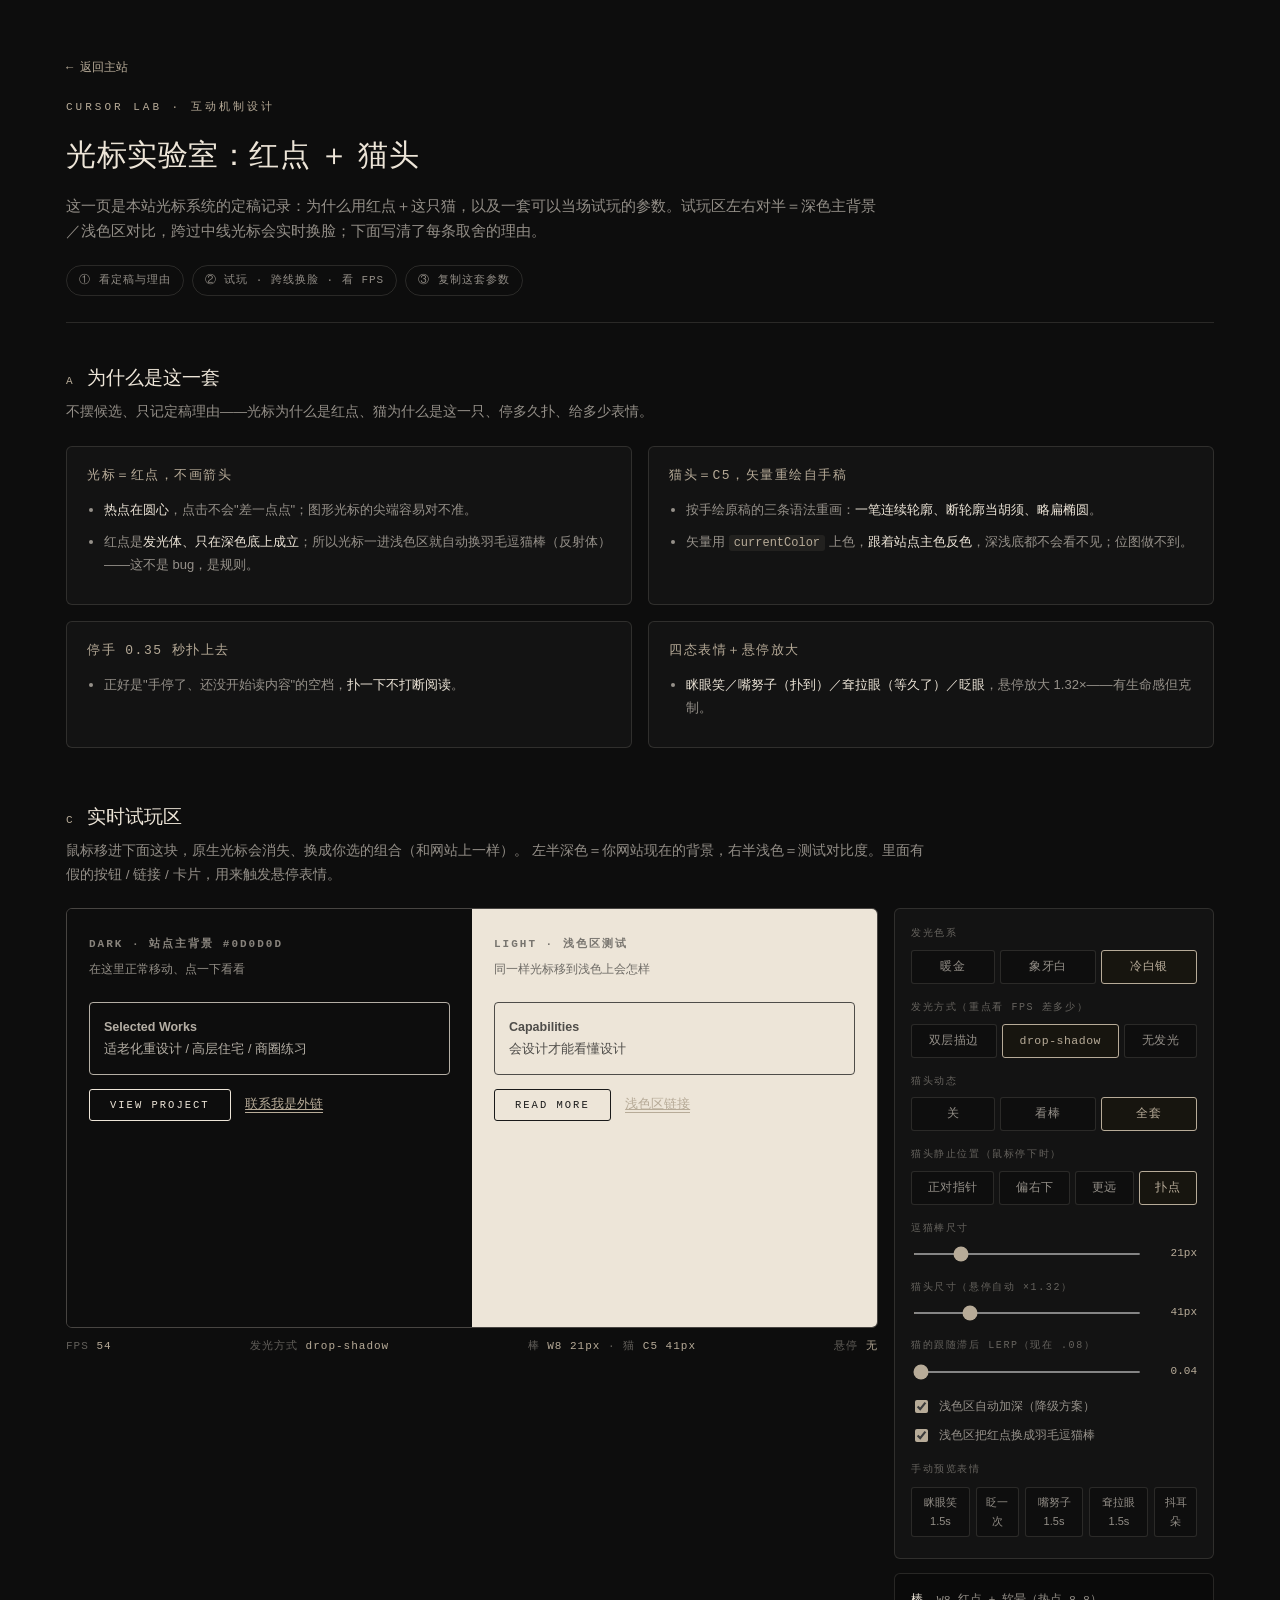
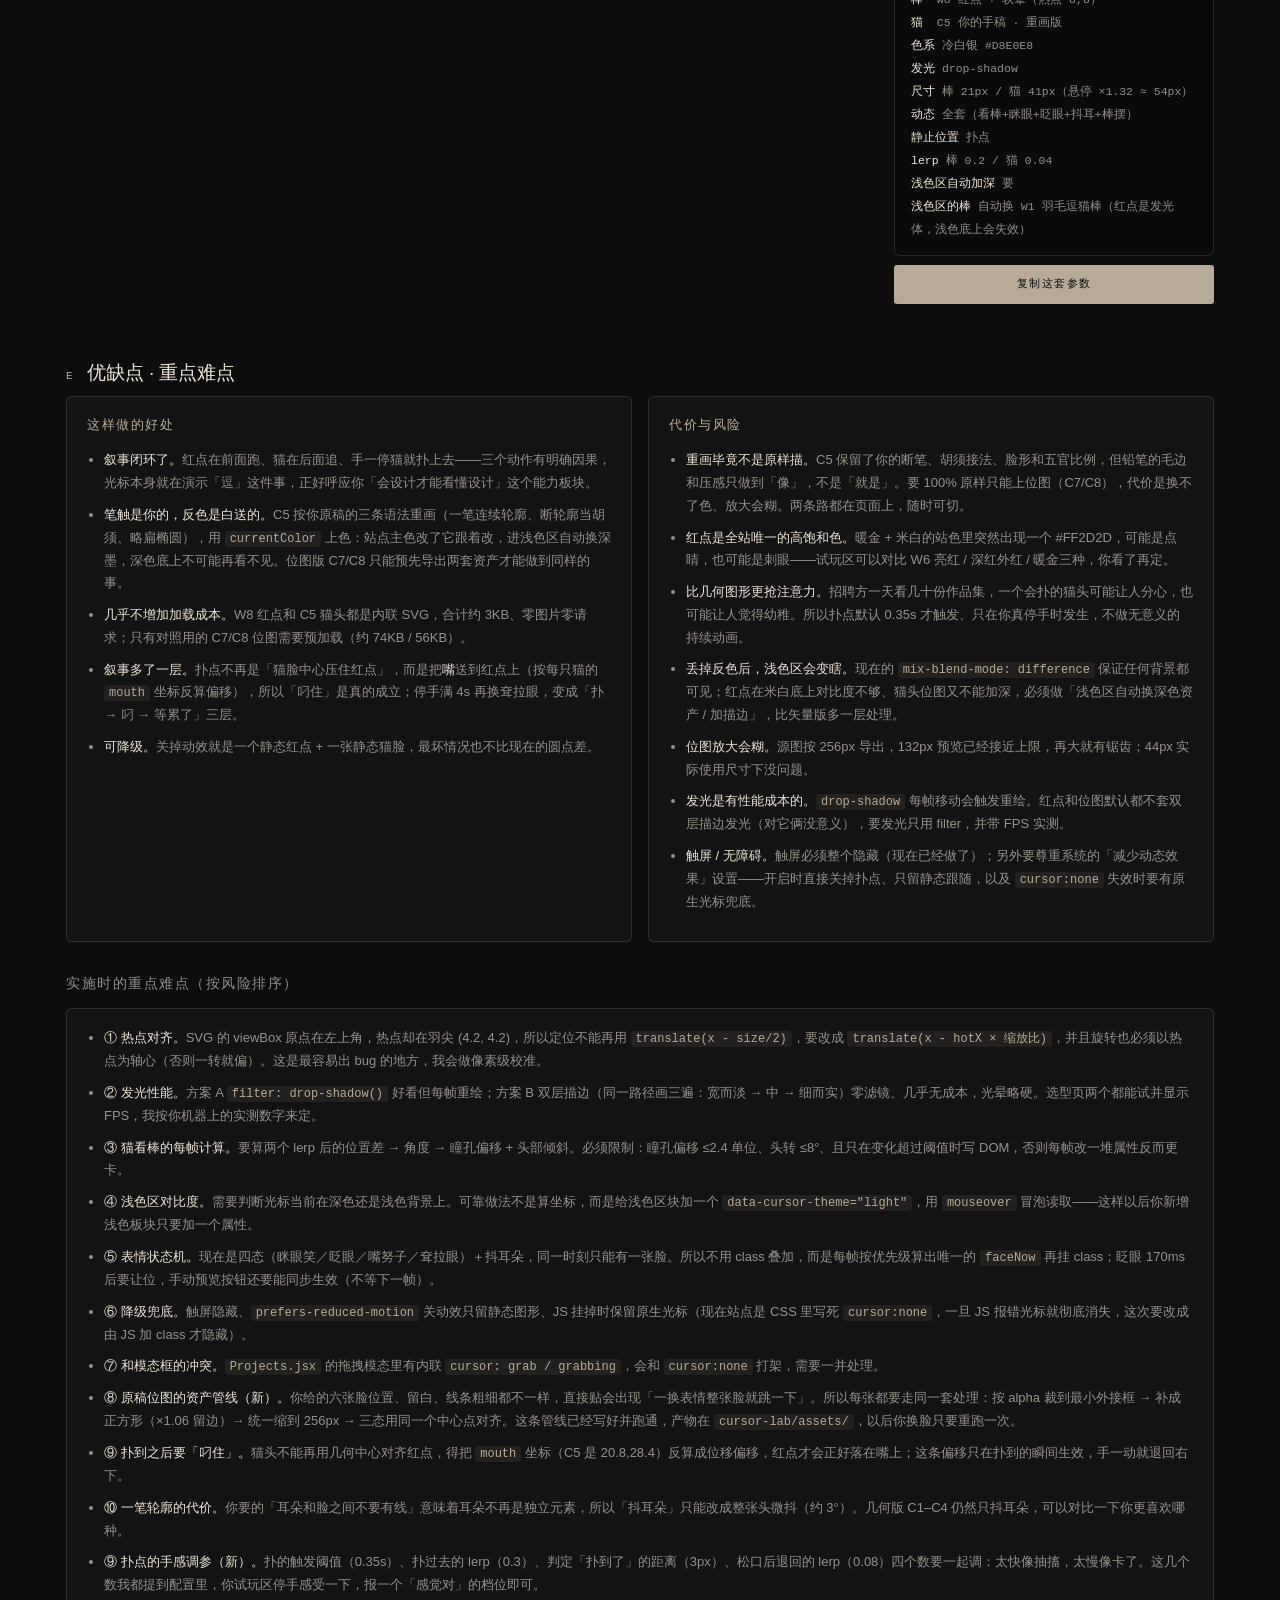
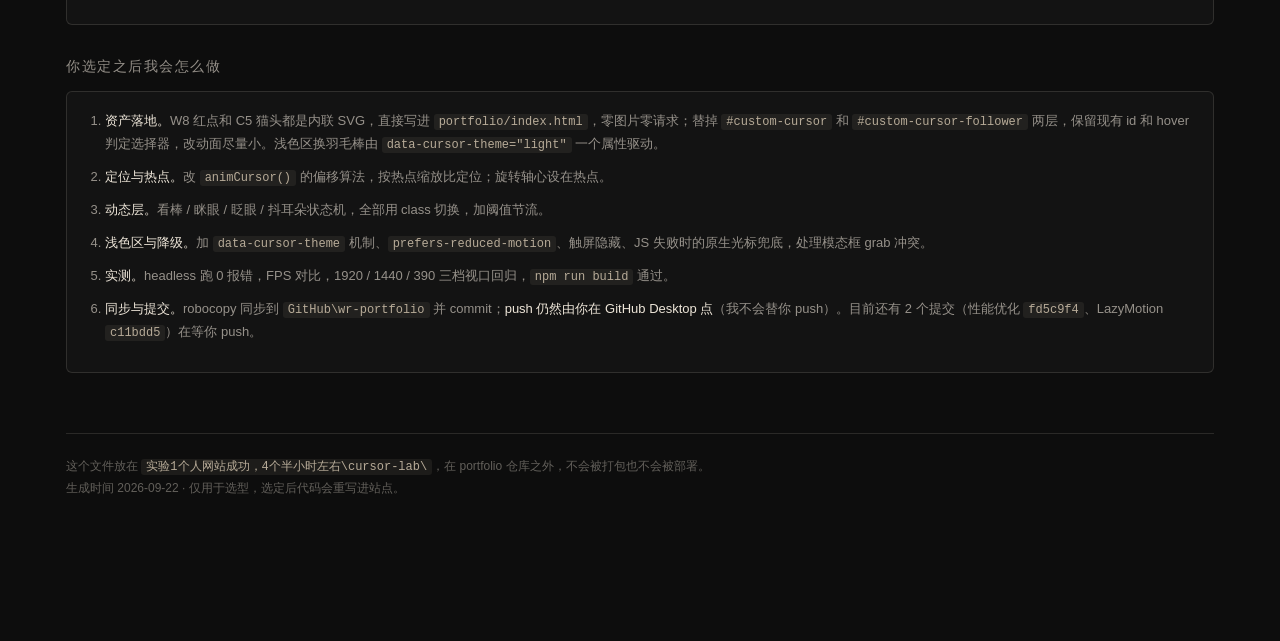
<file: interactive/lab.html>
<!DOCTYPE html>
<html lang="zh-CN">
<head>
<meta charset="UTF-8" />
<meta name="viewport" content="width=device-width, initial-scale=1" />
<title>光标实验室 · 互动机制设计 ｜ 王然</title>
<style>
:root{
  --bg:#0d0d0d; --panel:#131313; --panel2:#181818;
  --line:rgba(237,229,216,.13); --line2:rgba(237,229,216,.26);
  --txt:#EDE5D8; --dim:rgba(237,229,216,.60); --dim2:rgba(237,229,216,.38);
  --accent:#B7AB98; --hot:#FF7A6B; --ok:#93C0A3;
  --mono:"JetBrains Mono","SFMono-Regular",Consolas,"Courier New",monospace;
}
*{box-sizing:border-box}
html,body{margin:0;padding:0}
body{background:var(--bg);color:var(--txt);line-height:1.75;
  font-family:-apple-system,"Segoe UI","PingFang SC","Microsoft YaHei",sans-serif;
  -webkit-font-smoothing:antialiased}
.wrap{max-width:1200px;margin:0 auto;padding:52px 26px 130px}
a{color:var(--accent)}

header.top{border-bottom:1px solid var(--line);padding-bottom:26px;margin-bottom:38px}
.kicker{font-family:var(--mono);font-size:11px;letter-spacing:3px;color:var(--accent);
  text-transform:uppercase;margin-bottom:12px}
h1{font-size:30px;font-weight:500;margin:0 0 12px;letter-spacing:.5px}
.lede{color:var(--dim);font-size:14.5px;max-width:820px;margin:0}
.steps{display:flex;flex-wrap:wrap;gap:8px;margin-top:20px}
.steps span{font-family:var(--mono);font-size:11px;letter-spacing:1px;color:var(--dim);
  border:1px solid var(--line);border-radius:999px;padding:5px 12px}

section{margin-bottom:52px}
h2{font-size:19px;font-weight:500;margin:0 0 6px;display:flex;align-items:baseline;gap:12px}
h2 .no{font-family:var(--mono);font-size:11px;color:var(--accent);letter-spacing:2px}
.sub{color:var(--dim);font-size:13.5px;margin:0 0 22px;max-width:860px}
h3{font-size:14px;font-weight:500;margin:30px 0 12px;color:var(--dim);
  font-family:var(--mono);letter-spacing:1.5px;text-transform:uppercase}

.grid{display:grid;grid-template-columns:repeat(auto-fill,minmax(258px,1fr));gap:14px}
.card{background:var(--panel);border:1px solid var(--line);border-radius:6px;
  padding:16px;cursor:pointer;transition:border-color .25s,background .25s,transform .18s;
  position:relative;text-align:left;color:inherit;font:inherit;line-height:1.7;width:100%}
.card:hover{border-color:var(--line2);transform:translateY(-2px)}
.card.sel{border-color:var(--accent);background:#16150f}
.card.sel::after{content:"当前选择";position:absolute;top:-1px;right:-1px;
  font-family:var(--mono);font-size:9.5px;letter-spacing:1.5px;color:#0d0d0d;
  background:var(--accent);padding:3px 8px;border-radius:0 6px 0 6px}
.cname{font-size:14.5px;margin-bottom:2px;display:flex;align-items:center;gap:8px}
.badge{font-family:var(--mono);font-size:9.5px;letter-spacing:1px;padding:2px 6px;
  border-radius:3px;border:1px solid var(--accent);color:var(--accent)}
.prevrow{display:flex;align-items:flex-end;gap:18px;margin:14px 0 12px;
  padding:14px 10px;background:#0a0a0a;border:1px solid rgba(237,229,216,.07);border-radius:4px;
  flex-wrap:wrap}
.prev{display:flex;flex-direction:column;align-items:center;gap:7px}
.prev em{font-family:var(--mono);font-size:9.5px;font-style:normal;color:var(--dim2);letter-spacing:1px}
.note{font-size:12.5px;color:var(--dim);margin:0 0 8px}
.pc{font-size:12px;margin:0;color:var(--dim2);padding-left:12px;position:relative}
.pc::before{position:absolute;left:0;font-family:var(--mono);font-size:10px}
.pc.pro::before{content:"+";color:var(--ok)}
.pc.con::before{content:"−";color:var(--hot)}

.csvg{display:block;overflow:visible}
.gu{opacity:.16}
.gu *{stroke-width:9}
.gu2{opacity:.22}
.gu2 *{stroke-width:3.8}
.hot{stroke:var(--hot);stroke-width:.7;fill:none;opacity:.95}
.eyes-squint{display:none}
.squint .eyes-open{display:none}
.squint .eyes-squint{display:block}
.blink .eyes-open{transform:scaleY(.1);transform-box:fill-box;transform-origin:center}
.twitch .ear-l{animation:tw .5s ease-in-out 2;transform-box:fill-box;transform-origin:50% 100%}
.twitch .ear-r{animation:tw .5s ease-in-out 2 .06s;transform-box:fill-box;transform-origin:50% 100%}
@keyframes tw{0%,100%{transform:rotate(0)}35%{transform:rotate(-7deg)}70%{transform:rotate(5deg)}}

/* 手稿猫（C5/C6）：第三态眨眼、表情换嘴、腮红 */
.eyes-blink{display:none}
.blink .eyes-blink{display:block}
.blink .xb .eyes-open{display:none;transform:none}
.m-happy,.m-scrunch{display:none}
.squint .m-idle{display:none}
.squint .m-happy{display:block}
.blink .m-idle{display:none}
.blink .m-scrunch{display:block}
.blush{stroke:none}

/* 手稿猫四态：pout＝扑到红点叼住（复用 ＞＜+ω），droop＝长时间不动换耷拉眼（你原稿猫1） */
.eyes-droop{display:none}
.droop .xb .eyes-open{display:none}
.droop .eyes-droop{display:block}
.pout .xb .eyes-open{display:none}
.pout .xb .eyes-blink{display:block}
.pout .m-idle{display:none}
.pout .m-scrunch{display:block}
.pout .f-idle{display:none}
.pout .f-blink{display:block}
/* 轮廓一笔连续后耳朵不再是独立元素 → 抖耳朵改成整张头微抖 */
.twitch .headcont{animation:tw2 .55s ease-in-out 2;transform-box:fill-box;transform-origin:50% 88%}
@keyframes tw2{0%,100%{transform:rotate(0)}30%{transform:rotate(-3.4deg)}65%{transform:rotate(2.6deg)}}
/* 手稿猫本身线就粗，双层描边会把线和眼睛糊粗 → C5/C6 标 flat，发光只走 drop-shadow */

/* 原稿位图猫（C7/C8）：三张脸切换显隐 */
.f-squint,.f-blink{display:none}
.squint .f-idle{display:none}
.squint .f-squint{display:block}
.blink .f-idle{display:none}
.blink .f-blink{display:block}

.nowstrip{display:flex;flex-wrap:wrap;align-items:center;gap:26px;background:var(--panel);
  border:1px solid var(--line);border-radius:6px;padding:16px 18px;margin-bottom:14px}
.nowdot{width:8px;height:8px;border-radius:50%;background:#EDE5D8;
  box-shadow:0 0 14px rgba(237,229,216,.6)}
.nowring{width:40px;height:40px;border-radius:50%;border:1px solid rgba(214,202,182,.55)}
.nowstrip p{margin:0;font-size:12.5px;color:var(--dim)}

.lay{display:grid;grid-template-columns:minmax(0,1fr) 320px;gap:16px;align-items:start}
@media(max-width:940px){.lay{grid-template-columns:1fr}}
#pg{position:relative;height:420px;border:1px solid var(--line2);border-radius:6px;
  overflow:hidden;cursor:none;display:grid;grid-template-columns:1fr 1fr}
.half{padding:26px 22px;position:relative}
.half.d{background:#0d0d0d}
.half.l{background:#EDE5D8;color:#1a1a1a}
.half h4{font-size:11px;font-family:var(--mono);letter-spacing:2px;margin:0 0 4px;
  text-transform:uppercase;opacity:.55}
.half .hint{font-size:12px;margin:0 0 22px;opacity:.6}
.fk-card{border:1px solid currentColor;border-radius:4px;padding:14px;margin-bottom:14px;
  opacity:.75;font-size:12.5px}
.fk-btn{display:inline-block;font-family:var(--mono);font-size:10.5px;letter-spacing:2px;
  text-transform:uppercase;border:1px solid currentColor;border-radius:3px;padding:9px 20px;
  margin-right:10px;background:none;color:inherit;cursor:none}
.fk-link{font-size:12.5px;border-bottom:1px solid currentColor;padding-bottom:1px}
.cur{position:absolute;left:0;top:0;width:0;height:0;pointer-events:none;
  opacity:0;transition:opacity .25s;will-change:transform;z-index:5}
#pg.live .cur{opacity:1}
#pgWand{z-index:6}
.cur-in{position:absolute;left:0;top:0;transform:scale(1);
  transition:transform .28s cubic-bezier(.22,1,.36,1)}
#pg.hov .cur-in.c{transform:scale(1.32)}
#pg.hov .cur-in.w{transform:scale(1.12)}
.pgbar b{color:var(--accent)}
.pgbar{display:flex;justify-content:space-between;align-items:center;gap:12px;
  font-family:var(--mono);font-size:11px;color:var(--dim2);letter-spacing:1px;
  margin-top:9px;flex-wrap:wrap}
.pgbar b{color:var(--accent);font-weight:400}

.ctl{background:var(--panel);border:1px solid var(--line);border-radius:6px;padding:16px 16px 6px}
.ctl .row{margin-bottom:15px}
.ctl label.k{display:block;font-family:var(--mono);font-size:10px;letter-spacing:1.6px;
  color:var(--dim2);text-transform:uppercase;margin-bottom:7px}
.segs{display:flex;flex-wrap:wrap;gap:5px}
.segs button{flex:1 1 auto;font:inherit;font-size:11.5px;color:var(--dim);background:#0e0e0e;
  border:1px solid var(--line);border-radius:3px;padding:6px 8px;cursor:pointer;transition:.2s;
  font-family:var(--mono);letter-spacing:.5px;white-space:nowrap}
.segs button:hover{border-color:var(--line2);color:var(--txt)}
.segs button.on{border-color:var(--accent);color:var(--accent);background:#17150f}
.rng{display:flex;align-items:center;gap:10px}
.rng input[type=range]{flex:1;accent-color:var(--accent);height:2px}
.rng output{font-family:var(--mono);font-size:11px;color:var(--accent);min-width:44px;text-align:right}
.sw{display:flex;align-items:center;gap:8px;font-size:12px;color:var(--dim);cursor:pointer}
.sw input{accent-color:var(--accent)}
.mini{display:flex;gap:6px;margin-top:8px}
.mini button{font:inherit;font-size:11px;color:var(--dim);background:#0e0e0e;
  border:1px solid var(--line);border-radius:3px;padding:5px 9px;cursor:pointer}
.mini button:hover{color:var(--txt);border-color:var(--line2)}

#cfg{background:#0a0a0a;border:1px solid var(--line);border-radius:6px;padding:14px 16px;
  font-family:var(--mono);font-size:11.5px;line-height:2;color:var(--dim);
  white-space:pre-wrap;word-break:break-all;margin-top:14px}
#cfg b{color:var(--txt);font-weight:400}
.copybtn{width:100%;margin-top:9px;font:inherit;font-family:var(--mono);font-size:11px;
  letter-spacing:1.5px;color:#0d0d0d;background:var(--accent);border:none;border-radius:3px;
  padding:10px;cursor:pointer;text-transform:uppercase}

.qs{counter-reset:q;display:grid;gap:11px}
.q{background:var(--panel);border:1px solid var(--line);border-left:2px solid var(--accent);
  border-radius:0 5px 5px 0;padding:15px 18px}
.q .t{font-size:14px;margin-bottom:7px}
.q .t::before{counter-increment:q;content:"Q" counter(q) " ";font-family:var(--mono);
  color:var(--accent);font-size:12px;letter-spacing:1px}
.q .o{font-size:12.5px;color:var(--dim);margin:0}
.q .o b{color:var(--accent);font-weight:400}

.cols{display:grid;grid-template-columns:1fr 1fr;gap:16px}
@media(max-width:820px){.cols{grid-template-columns:1fr}}
.box{background:var(--panel);border:1px solid var(--line);border-radius:6px;padding:18px 20px}
.box h4{margin:0 0 12px;font-size:13px;font-family:var(--mono);letter-spacing:1.5px;
  text-transform:uppercase;color:var(--accent);font-weight:400}
.box ul{margin:0;padding-left:17px;font-size:13px;color:var(--dim)}
.box li{margin-bottom:9px}
.box li b{color:var(--txt);font-weight:500}
ol.plan{margin:0;padding-left:18px;font-size:13px;color:var(--dim)}
ol.plan li{margin-bottom:10px}
ol.plan b{color:var(--txt);font-weight:500}
code{font-family:var(--mono);font-size:12px;color:var(--accent);
  background:rgba(183,171,152,.09);padding:1px 5px;border-radius:3px}
.foot{margin-top:60px;padding-top:22px;border-top:1px solid var(--line);
  font-size:12px;color:var(--dim2)}
</style>
</head>
<body>
<div class="wrap">
<p style="margin:0 0 18px"><a href="../index.html#interact" style="font-family:var(--mono);font-size:12px;color:var(--accent);text-decoration:none">← 返回主站</a></p>

<header class="top">
  <div class="kicker">Cursor Lab · 互动机制设计</div>
  <h1>光标实验室：红点 ＋ 猫头</h1>
  <p class="lede">这一页是本站光标系统的定稿记录：为什么用红点＋这只猫，以及一套可以当场试玩的参数。试玩区左右对半＝深色主背景／浅色区对比，跨过中线光标会实时换脸；下面写清了每条取舍的理由。</p>
  <div class="steps">
    <span>① 看定稿与理由</span>
    <span>② 试玩 · 跨线换脸 · 看 FPS</span>
    <span>③ 复制这套参数</span>
  </div>
</header>







<section>
  <h2><span class="no">A</span> 为什么是这一套</h2>
  <p class="sub">不摆候选、只记定稿理由——光标为什么是红点、猫为什么是这一只、停多久扑、给多少表情。</p>
  <div class="cols">
    <div class="box"><h4>光标＝红点，不画箭头</h4><ul><li><b>热点在圆心</b>，点击不会"差一点点"；图形光标的尖端容易对不准。</li><li>红点是<b>发光体、只在深色底上成立</b>；所以光标一进浅色区就自动换羽毛逗猫棒（反射体）——这不是 bug，是规则。</li></ul></div>
    <div class="box"><h4>猫头＝C5，矢量重绘自手稿</h4><ul><li>按手绘原稿的三条语法重画：<b>一笔连续轮廓、断轮廓当胡须、略扁椭圆</b>。</li><li>矢量用 <code>currentColor</code> 上色，<b>跟着站点主色反色</b>，深浅底都不会看不见；位图做不到。</li></ul></div>
    <div class="box"><h4>停手 0.35 秒扑上去</h4><ul><li>正好是"手停了、还没开始读内容"的空档，<b>扑一下不打断阅读</b>。</li></ul></div>
    <div class="box"><h4>四态表情＋悬停放大</h4><ul><li><b>眯眼笑／嘴努子（扑到）／耷拉眼（等久了）／眨眼</b>，悬停放大 1.32×——有生命感但克制。</li></ul></div>
  </div>
</section>

<section>
  <h2><span class="no">C</span> 实时试玩区</h2>
  <p class="sub">鼠标移进下面这块，原生光标会消失、换成你选的组合（和网站上一样）。
  左半深色＝你网站现在的背景，右半浅色＝测试对比度。里面有假的按钮 / 链接 / 卡片，用来触发悬停表情。</p>
  <div class="lay">
    <div>
      <div id="pg">
        <div class="half d">
          <h4>Dark · 站点主背景 #0d0d0d</h4>
          <p class="hint">在这里正常移动、点一下看看</p>
          <div class="fk-card"><b>Selected Works</b><br />适老化重设计 / 高层住宅 / 商圈练习</div>
          <button class="fk-btn" type="button">View Project</button>
          <a class="fk-link" href="javascript:void(0)">联系我是外链</a>
        </div>
        <div class="half l">
          <h4>Light · 浅色区测试</h4>
          <p class="hint">同一样光标移到浅色上会怎样</p>
          <div class="fk-card"><b>Capabilities</b><br />会设计才能看懂设计</div>
          <button class="fk-btn" type="button">Read More</button>
          <a class="fk-link" href="javascript:void(0)">浅色区链接</a>
        </div>
        <div class="cur" id="pgWand"><div class="cur-in"></div></div>
        <div class="cur" id="pgCat"><div class="cur-in"></div></div>
      </div>
      <div class="pgbar">
        <span>FPS <b id="fps">--</b></span>
        <span>发光方式 <b id="mGlow">--</b></span>
        <span>棒 <b id="mWand">--</b> · 猫 <b id="mCat">--</b></span>
        <span>悬停 <b id="mHover">无</b></span>
      </div>
    </div>

    <div>
      <div class="ctl">
        <div class="row">
          <label class="k">发光色系</label>
          <div class="segs" id="segColor"></div>
        </div>
        <div class="row">
          <label class="k">发光方式（重点看 FPS 差多少）</label>
          <div class="segs" id="segGlow"></div>
        </div>
        <div class="row">
          <label class="k">猫头动态</label>
         <div class="segs" id="segDyn"></div>
       </div>
        <div class="row">
          <label class="k">猫头静止位置（鼠标停下时）</label>
          <div class="segs" id="segOff"></div>
        </div>
        <div class="row">
          <label class="k">逗猫棒尺寸</label>
          <div class="rng"><input type="range" id="rWand" min="18" max="34" step="1" value="21" /><output id="oWand">21px</output></div>
        </div>
        <div class="row">
          <label class="k">猫头尺寸（悬停自动 ×1.32）</label>
          <div class="rng"><input type="range" id="rCat" min="34" max="64" step="1" value="41" /><output id="oCat">41px</output></div>
        </div>
        <div class="row">
          <label class="k">猫的跟随滞后 lerp（现在 .08）</label>
          <div class="rng"><input type="range" id="rLerp" min="4" max="20" step="1" value="4" /><output id="oLerp">0.04</output></div>
        </div>
        <div class="row">
          <label class="sw" style="margin-top:8px"><input type="checkbox" id="cbDark" checked /> 浅色区自动加深（降级方案）</label>
          <label class="sw" style="margin-top:8px"><input type="checkbox" id="cbWand" checked /> 浅色区把红点换成羽毛逗猫棒</label>
        </div>
        <div class="row">
          <label class="k">手动预览表情</label>
          <div class="mini">
            <button type="button" id="bSquint">眯眼笑 1.5s</button>
            <button type="button" id="bBlink">眨一次</button>
            <button type="button" id="bPout">嘴努子 1.5s</button>
            <button type="button" id="bDroop">耷拉眼 1.5s</button>
            <button type="button" id="bTwitch">抖耳朵</button>
          </div>
        </div>
      </div>

      <div id="cfg"></div>
      <button class="copybtn" type="button" id="bCopy">复制这套参数</button>
    </div>
  </div>
</section>



<section>
  <h2><span class="no">E</span> 优缺点 · 重点难点</h2>
  <div class="cols">
    <div class="box">
      <h4>这样做的好处</h4>
      <ul>
        <li><b>叙事闭环了。</b>红点在前面跑、猫在后面追、手一停猫就扑上去——三个动作有明确因果，光标本身就在演示「逗」这件事，正好呼应你「会设计才能看懂设计」这个能力板块。</li>
        <li><b>笔触是你的，反色是白送的。</b>C5 按你原稿的三条语法重画（一笔连续轮廓、断轮廓当胡须、略扁椭圆），用 <code>currentColor</code> 上色：站点主色改了它跟着改，进浅色区自动换深墨，深色底上不可能再看不见。位图版 C7/C8 只能预先导出两套资产才能做到同样的事。</li>
        <li><b>几乎不增加加载成本。</b>W8 红点和 C5 猫头都是内联 SVG，合计约 3KB、零图片零请求；只有对照用的 C7/C8 位图需要预加载（约 74KB / 56KB）。</li>
        <li><b>叙事多了一层。</b>扑点不再是「猫脸中心压住红点」，而是把<b>嘴</b>送到红点上（按每只猫的 <code>mouth</code> 坐标反算偏移），所以「叼住」是真的成立；停手满 4s 再换耷拉眼，变成「扑 → 叼 → 等累了」三层。</li>
        <li><b>可降级。</b>关掉动效就是一个静态红点 + 一张静态猫脸，最坏情况也不比现在的圆点差。</li>
      </ul>
    </div>
    <div class="box">
      <h4>代价与风险</h4>
      <ul>
        <li><b>重画毕竟不是原样描。</b>C5 保留了你的断笔、胡须接法、脸形和五官比例，但铅笔的毛边和压感只做到「像」，不是「就是」。要 100% 原样只能上位图（C7/C8），代价是换不了色、放大会糊。两条路都在页面上，随时可切。</li>
        <li><b>红点是全站唯一的高饱和色。</b>暖金 + 米白的站色里突然出现一个 #FF2D2D，可能是点睛，也可能是刺眼——试玩区可以对比 W6 亮红 / 深红外红 / 暖金三种，你看了再定。</li>
        <li><b>比几何图形更抢注意力。</b>招聘方一天看几十份作品集，一个会扑的猫头可能让人分心，也可能让人觉得幼稚。所以扑点默认 0.35s 才触发、只在你真停手时发生，不做无意义的持续动画。</li>
        <li><b>丢掉反色后，浅色区会变瞎。</b>现在的 <code>mix-blend-mode: difference</code> 保证任何背景都可见；红点在米白底上对比度不够、猫头位图又不能加深，必须做「浅色区自动换深色资产 / 加描边」，比矢量版多一层处理。</li>
        <li><b>位图放大会糊。</b>源图按 256px 导出，132px 预览已经接近上限，再大就有锯齿；44px 实际使用尺寸下没问题。</li>
        <li><b>发光是有性能成本的。</b><code>drop-shadow</code> 每帧移动会触发重绘。红点和位图默认都不套双层描边发光（对它俩没意义），要发光只用 filter，并带 FPS 实测。</li>
        <li><b>触屏 / 无障碍。</b>触屏必须整个隐藏（现在已经做了）；另外要尊重系统的「减少动态效果」设置——开启时直接关掉扑点、只留静态跟随，以及 <code>cursor:none</code> 失效时要有原生光标兜底。</li>
      </ul>
    </div>
  </div>

  <h3>实施时的重点难点（按风险排序）</h3>
  <div class="box">
    <ul>
      <li><b>① 热点对齐。</b>SVG 的 viewBox 原点在左上角，热点却在羽尖 (4.2, 4.2)，所以定位不能再用 <code>translate(x - size/2)</code>，要改成 <code>translate(x - hotX × 缩放比)</code>，并且旋转也必须以热点为轴心（否则一转就偏）。这是最容易出 bug 的地方，我会做像素级校准。</li>
      <li><b>② 发光性能。</b>方案 A <code>filter: drop-shadow()</code> 好看但每帧重绘；方案 B 双层描边（同一路径画三遍：宽而淡 → 中 → 细而实）零滤镜、几乎无成本，光晕略硬。选型页两个都能试并显示 FPS，我按你机器上的实测数字来定。</li>
      <li><b>③ 猫看棒的每帧计算。</b>要算两个 lerp 后的位置差 → 角度 → 瞳孔偏移 + 头部倾斜。必须限制：瞳孔偏移 ≤2.4 单位、头转 ≤8°、且只在变化超过阈值时写 DOM，否则每帧改一堆属性反而更卡。</li>
      <li><b>④ 浅色区对比度。</b>需要判断光标当前在深色还是浅色背景上。可靠做法不是算坐标，而是给浅色区块加一个 <code>data-cursor-theme="light"</code>，用 <code>mouseover</code> 冒泡读取——这样以后你新增浅色板块只要加一个属性。</li>
      <li><b>⑤ 表情状态机。</b>现在是四态（眯眼笑／眨眼／嘴努子／耷拉眼）＋抖耳朵，同一时刻只能有一张脸。所以不用 class 叠加，而是每帧按优先级算出唯一的 <code>faceNow</code> 再挂 class；眨眼 170ms 后要让位，手动预览按钮还要能同步生效（不等下一帧）。</li>
      <li><b>⑥ 降级兜底。</b>触屏隐藏、<code>prefers-reduced-motion</code> 关动效只留静态图形、JS 挂掉时保留原生光标（现在站点是 CSS 里写死 <code>cursor:none</code>，一旦 JS 报错光标就彻底消失，这次要改成由 JS 加 class 才隐藏）。</li>
      <li><b>⑦ 和模态框的冲突。</b><code>Projects.jsx</code> 的拖拽模态里有内联 <code>cursor: grab / grabbing</code>，会和 <code>cursor:none</code> 打架，需要一并处理。</li>
      <li><b>⑧ 原稿位图的资产管线（新）。</b>你给的六张脸位置、留白、线条粗细都不一样，直接贴会出现「一换表情整张脸就跳一下」。所以每张都要走同一套处理：按 alpha 裁到最小外接框 → 补成正方形（×1.06 留边）→ 统一缩到 256px → 三态用同一个中心点对齐。这条管线已经写好并跑通，产物在 <code>cursor-lab/assets/</code>，以后你换脸只要重跑一次。</li>
      <li><b>⑨ 扑到之后要「叼住」。</b>猫头不能再用几何中心对齐红点，得把 <code>mouth</code> 坐标（C5 是 20.8,28.4）反算成位移偏移，红点才会正好落在嘴上；这条偏移只在扑到的瞬间生效，手一动就退回右下。</li>
      <li><b>⑩ 一笔轮廓的代价。</b>你要的「耳朵和脸之间不要有线」意味着耳朵不再是独立元素，所以「抖耳朵」只能改成整张头微抖（约 3°）。几何版 C1–C4 仍然只抖耳朵，可以对比一下你更喜欢哪种。</li>
      <li><b>⑨ 扑点的手感调参（新）。</b>扑的触发阈值（0.35s）、扑过去的 lerp（0.3）、判定「扑到了」的距离（3px）、松口后退回的 lerp（0.08）四个数要一起调：太快像抽搐，太慢像卡了。这几个数我都提到配置里，你试玩区停手感受一下，报一个「感觉对」的档位即可。</li>
    </ul>
  </div>

  <h3>你选定之后我会怎么做</h3>
  <div class="box">
    <ol class="plan">
      <li><b>资产落地。</b>W8 红点和 C5 猫头都是内联 SVG，直接写进 <code>portfolio/index.html</code>，零图片零请求；替掉 <code>#custom-cursor</code> 和 <code>#custom-cursor-follower</code> 两层，保留现有 id 和 hover 判定选择器，改动面尽量小。浅色区换羽毛棒由 <code>data-cursor-theme="light"</code> 一个属性驱动。</li>
      <li><b>定位与热点。</b>改 <code>animCursor()</code> 的偏移算法，按热点缩放比定位；旋转轴心设在热点。</li>
      <li><b>动态层。</b>看棒 / 眯眼 / 眨眼 / 抖耳朵状态机，全部用 class 切换，加阈值节流。</li>
      <li><b>浅色区与降级。</b>加 <code>data-cursor-theme</code> 机制、<code>prefers-reduced-motion</code>、触屏隐藏、JS 失败时的原生光标兜底，处理模态框 grab 冲突。</li>
      <li><b>实测。</b>headless 跑 0 报错，FPS 对比，1920 / 1440 / 390 三档视口回归，<code>npm run build</code> 通过。</li>
      <li><b>同步与提交。</b>robocopy 同步到 <code>GitHub\wr-portfolio</code> 并 commit；<b>push 仍然由你在 GitHub Desktop 点</b>（我不会替你 push）。目前还有 2 个提交（性能优化 <code>fd5c9f4</code>、LazyMotion <code>c11bdd5</code>）在等你 push。</li>
    </ol>
  </div>
</section>

<p class="foot">
  这个文件放在 <code>实验1个人网站成功，4个半小时左右\cursor-lab\</code>，在 portfolio 仓库之外，不会被打包也不会被部署。<br />
  生成时间 2026-09-22 · 仅用于选型，选定后代码会重写进站点。
</p>

</div>

<script>
(function(){
"use strict";

/* ---------- 数据 ---------- */

var COLORSETS = {
  warm:  { label:"暖金", main:"#B7AB98", glow:"rgba(183,171,152,.55)", ink:"#4A4436", desc:"站点主色，最协调" },
  ivory: { label:"象牙白", main:"#EDE5D8", glow:"rgba(237,229,216,.55)", ink:"#3A382F", desc:"现在光标点的颜色" },
  cool:  { label:"冷白银", main:"#D8E0E8", glow:"rgba(216,224,232,.50)", ink:"#33383D", desc:"你 9/23 选定；站点主色是暖金，冷色光标会有一层「贴上去」的对比感" }
};

var GLOWS = {
  double:{ label:"双层描边", desc:"零滤镜" },
  filter:{ label:"drop-shadow", desc:"柔和但吃性能" },
  none:  { label:"无发光", desc:"最快最干" }
};

var DYN = {
  off:  { label:"关", desc:"纯静态跟随" },
  look: { label:"看棒", desc:"瞳孔+头朝向棒" },
  full: { label:"全套", desc:"看棒+眯眼+眨眼+抖耳+棒摆" }
};

var CATOFF = {
  center:{ label:"正对指针", desc:"和现在的圆环一样居中" },
  near:  { label:"偏右下", desc:"静止时坐在指针右下方，不挡住点击目标（推荐）" },
  far:   { label:"更远", desc:"离得更远，像跟班" },
  pounce:{ label:"扑点", desc:"静止 0.35s 后猫扑向红外圆点，扑到＝眯眼笑（按你的新想法主推）" }
};

function eyes(pts, r){
  r = r || 1.8;
  var open = "", sq = "";
  for (var i=0;i<pts.length;i++){
    var x = pts[i][0], y = pts[i][1];
    open += '<ellipse cx="'+x+'" cy="'+y+'" rx="'+(r*0.82).toFixed(2)+'" ry="'+r.toFixed(2)+'"/>';
    sq   += '<path d="M'+(x-2.1).toFixed(1)+' '+(y+0.9).toFixed(1)+'Q'+x+' '+(y-1.1).toFixed(1)+' '+(x+2.1).toFixed(1)+' '+(y+0.9).toFixed(1)+'"/>';
  }
  return '<g class="eyes">'+
           '<g class="eyes-open" fill="currentColor" stroke="none">'+open+'</g>'+
           '<g class="eyes-squint" fill="none" stroke="currentColor" stroke-width="1.5" stroke-linecap="round">'+sq+'</g>'+
         '</g>';
}

function eyesX(o){
  return '<g class="eyes'+(o.blink?' xb':'')+'">'+
           '<g class="eyes-open" fill="currentColor" stroke="none">'+o.open+'</g>'+
           '<g class="eyes-squint" fill="none" stroke="currentColor" stroke-width="'+(o.sqW||1.9)+'" stroke-linecap="round" stroke-linejoin="round">'+o.squint+'</g>'+
           (o.blink ? '<g class="eyes-blink" fill="none" stroke="currentColor" stroke-width="'+(o.blW||1.9)+'" stroke-linecap="round" stroke-linejoin="round">'+o.blink+'</g>' : '')+
           (o.droop ? '<g class="eyes-droop" fill="currentColor" stroke="none">'+o.droop+'</g>' : '')+
         '</g>';
}

function mouths(idle, happy, scrunch){
  return '<g class="m-idle" fill="currentColor" stroke="none">'+idle+'</g>'+
         '<g class="m-happy" fill="currentColor" stroke="none">'+happy+'</g>'+
         '<g class="m-scrunch" fill="none" stroke="currentColor" stroke-width="1.7" stroke-linecap="round">'+scrunch+'</g>';
}

function rasterFace(set){
  function img(cls, face){
    var base = 'assets/'+set+'_'+face;
    return '<image class="'+cls+'" data-base="'+base+'" href="'+base+'.png" x="0" y="0" width="40" height="40"/>';
  }
  return img("f-idle","idle")+img("f-squint","squint")+img("f-blink","blink");
}

/* ---------- 手稿猫（C5/C6）：按你原稿的三条语法重画 ----------
   ① 耳朵和脸一笔连续，耳根不穿越线   ② 右颊「胡须」＝轮廓自己断开的短撇（左下同理），断口用方头线帽 butt、短撇半径外移 0.8
   ③ 脸是略扁的椭圆（实测颅形 宽/高≈1.15）   尺寸全部来自 __measure-cats*.py 的逐像素实测
   呆毛按她 9/23 的意见去掉，腮红保留 */
function handCat(decor){
  var hd =
    '<path d="M4.64 23.34C3.62 17.60 3.72 12.90 4.55 8.70L5.15 8.35C7.70 9.90 10.00 11.40 11.75 12.55C14.30 10.60 17.00 9.20 19.55 8.55L21.55 4.25C25.60 5.80 30.20 8.60 32.55 12.45C34.20 14.30 35.20 16.50 34.80 18.71"/>'+
    '<path d="M33.72 28.48A15.4 13.4 0 0 1 8.18 31.02"/>';
  /* 四截断口短撇：半径外移 0.8、比主线粗 0.2，让它读作「胡须」而不只是「线断了」 */
  var dash =
    '<g stroke-width="2.5">'+
    '<path d="M36.00 20.18A16.2 14.2 0 0 1 36.14 23.64"/>'+
    '<path d="M35.90 25.11A16.2 14.2 0 0 1 35.22 27.26"/>'+
    '<path d="M6.56 30.35A16.2 14.2 0 0 1 5.23 28.18"/>'+
    '<path d="M4.60 26.79A16.2 14.2 0 0 1 3.96 24.38"/></g>';
  var blush = '<g class="blush" fill="#F7BDB5" opacity=".8">'+
    '<ellipse cx="12.00" cy="25.80" rx="2.10" ry="1.20" transform="rotate(-10 12 25.8)"/>'+
    '<ellipse cx="28.40" cy="22.50" rx="2.10" ry="1.20" transform="rotate(-10 28.4 22.5)"/></g>';
  var mouth = mouths(
    '<path d="M19.50 26.10L21.70 26.60L20.30 29.50Z"/>',
    '<path d="M17.90 22.90L24.50 24.20L20.90 31.50Z"/>',
    '<path stroke-width="1.9" d="M16.70 26.00C15.90 29.40 17.60 31.40 19.30 30.60C20.20 30.20 20.60 29.00 20.80 27.60C21.00 29.00 21.40 30.20 22.30 30.60C24.00 31.40 25.70 29.40 24.90 26.00"/>');
  var eyes = eyesX({
    open:'<g transform="translate(14.6 22.0) rotate(-6)"><rect x="-1.60" y="-4.6" width="3.2" height="9.2" rx="1.6"/></g>'+
         '<g transform="translate(25.0 19.3) rotate(5)"><rect x="-1.58" y="-4.7" width="3.16" height="9.4" rx="1.58"/></g>',
    squint:'<path d="M13.30 22.60L15.50 19.20L17.70 22.60"/><path d="M24.60 20.80L26.80 17.40L29.00 20.80"/>',
    blink:'<path d="M13.90 21.70L17.50 23.90L13.80 26.10"/><path d="M27.60 21.00L24.00 23.20L27.70 25.40"/>',
    droop:'<g transform="translate(14.7 24.6) rotate(-10)"><path d="M-1.65 -1.95H1.65V0.10A1.65 1.85 0 0 1 -1.65 0.10Z"/></g>'+
          '<g transform="translate(25.1 21.9) rotate(-10)"><path d="M-1.65 -1.95H1.65V0.10A1.65 1.85 0 0 1 -1.65 0.10Z"/></g>',
    sqW:2.3, blW:2.1});
  return '<g class="headcont"><g transform="translate(20 20) scale(1.16) translate(-20 -20)">'+
         '<g class="hd" stroke-width="2.3" stroke-linecap="butt">'+hd+dash+'</g>'+
         (decor ? blush : '')+mouth+eyes+'</g></g>';
}


var WANDS = {
  W1:{ name:"W1 · 羽毛斜出", tag:"浅色区", vb:32, hot:[4.2,4.2],
    note:"羽尖就是热点。最像一支真的逗猫棒，羽毛斜向展开，动起来最有「逗」的感觉。",
    pro:"点击落点和视觉尖端完全重合，最符合直觉；辨识度最高，一眼知道这是逗猫棒。",
    con:"羽毛占了不小面积，24px 下细节会糊；比原来的 8px 点更抢眼。",
    body:'<path d="M4.2 4.2C9.6 5.4 13.8 9.8 12.6 15.4C7 14.8 3.2 9.8 4.2 4.2Z"/>'+
         '<path d="M5.4 6L11 13.4"/>'+
         '<path d="M12.2 15L27.5 29.5" stroke-width="2.1"/>' },
  W2:{ name:"W2 · 杆尖直指", tag:"", vb:32, hot:[3.5,3.5],
    note:"热点在杆的最尖端，羽毛挂在手柄那头。最接近传统指针的逻辑，精确感最强。",
    pro:"尖端细长，指哪点哪的心理预期最准；轮廓干净，小尺寸下不糊。",
    con:"羽毛在后面，「逗猫棒」的识别度弱一些，更像魔法棒 / 指挥棒。",
    body:'<path d="M3.5 3.5L22 22" stroke-width="1.8"/>'+
         '<path d="M21.5 21.5C26 21.5 29.8 25 29.5 29.5C25 29.8 21.5 26 21.5 21.5Z"/>'+
         '<path d="M23.2 23.2L27.8 27.8"/>' },
  W3:{ name:"W3 · 极简两笔", tag:"稳妥", vb:32, hot:[5,5],
    note:"一根杆 + 一片小羽，一共两笔。24px 下最清楚的一版。",
    pro:"小尺寸可读性最好，重绘面积最小，性能最省；低调不抢作品的视线。",
    con:"信息量最少，「逗猫棒」只剩暗示；放大看略显单薄。",
    body:'<path d="M5 5L22.5 22.5" stroke-width="2"/>'+
         '<path d="M22 22C27 22.2 30.2 25.6 29 29.6C24.8 30 21.4 26.2 22 22Z"/>'+
         '<path d="M23.6 23.8L27.4 27.8" stroke-width="1.2"/>' },
  W4:{ name:"W4 · 羽毛 + 铃铛", tag:"", vb:32, hot:[4.2,4.2],
    note:"W1 加了缠绳和铃铛。最「玩具」、最有故事感的一版。",
    pro:"最有记忆点，放大看很精致，能体现手工感。",
    con:"24px 下铃铛基本认不出来，只剩一个疙瘩；笔画最多、最容易显脏。",
    body:'<path d="M4.2 4.2C9.6 5.4 13.8 9.8 12.6 15.4C7 14.8 3.2 9.8 4.2 4.2Z"/>'+
         '<path d="M5.4 6L11 13.4"/>'+
         '<path d="M12.2 15L27.5 29.5" stroke-width="2.1"/>'+
         '<path d="M15.4 15.4L12.6 18.2"/>'+
         '<circle cx="16.2" cy="18.8" r="2.4"/>'+
         '<path d="M16.2 19.9V21"/>' },
  W5:{ name:"W5 · 竖直羽毛", tag:"对照", vb:32, hot:[16,3.5],
    note:"羽毛竖直对称，热点在正上方中间。放在这里当反面对照。",
    pro:"形态最平衡、最像一枚书签 / 魔杖，静止时好看。",
    con:"热点在顶部中间而不是尖端，视觉上没有「指向」，点按钮时容易觉得落点飘。",
    body:'<path d="M16 3.5C21 8 21.5 13.5 16 17C10.5 13.5 11 8 16 3.5Z"/>'+
         '<path d="M16 5L16 16"/>'+
         '<path d="M16 17L16 29.5" stroke-width="2.1"/>' },
  W6:{ name:"W6 · 红外小圆点", tag:"红点", vb:16, hot:[8,8], flat:true, red:true,
    note:"就是激光笔打在墙上那个红点：实心亮红 + 中心一小点高光。你说「光标改为红外射线的那种小圆点，猫猫头扑红外小圆点也算得上合理」，这一版是照这句话做的。",
    pro:"猫扑红点是所有养猫人的共通直觉，不用解释就成立；16px 内画完、零滤镜零图片，几乎不吃性能；热点就是圆心，不存在对不准的问题。",
    con:"它是全站唯一的高饱和彩色，会和暖金色系打架；红点落在浅色板块上对比度反而不够，需要单独处理；没有「尖端」，比羽毛少一层指向暗示。",
    body:'<circle cx="8" cy="8" r="2.6" fill="#FF2D2D" stroke="none"/>'+
         '<circle cx="8" cy="8" r="1.1" fill="#FFD9D4" stroke="none"/>' },
  W7:{ name:"W7 · 红点 + 细环", tag:"红点", vb:16, hot:[8,8], flat:true, red:true,
    note:"W6 外面加一圈极细的红环，像激光点的散射圈。",
    pro:"16px 下比纯点更容易被眼睛抓到，快速移动时不容易跟丢；仍然只有红点一个颜色。",
    con:"多一圈就多一层视觉噪音，放大看有点像「靶心」，玩具感下降、工具感上升。",
    body:'<circle cx="8" cy="8" r="2.6" fill="#FF2D2D" stroke="none"/>'+
         '<circle cx="8" cy="8" r="1.1" fill="#FFD9D4" stroke="none"/>'+
         '<circle cx="8" cy="8" r="5.4" stroke="#FF2D2D" stroke-width="0.7" fill="none" opacity="0.5"/>' },
  W8:{ name:"W8 · 红点 + 软晕", tag:"已选", vb:16, hot:[8,8], flat:true, red:true,
    note:"W6 底下垫一片半透明红晕，模拟激光打在墙上扩散开的光斑。",
    pro:"最接近真实激光笔的观感，暗色底上「发光」的说服力最强；边缘柔和，不刺眼。",
    con:"光晕会糊掉红点的边界，判断点击落点比 W6 模糊；浅色底上光晕几乎看不见，只剩一个点。",
    body:'<circle cx="8" cy="8" r="4.8" fill="#FF2D2D" stroke="none" opacity="0.16"/>'+
         '<circle cx="8" cy="8" r="2.6" fill="#FF2D2D" stroke="none"/>'+
         '<circle cx="8" cy="8" r="1.1" fill="#FFD9D4" stroke="none"/>' }
};

var CATS = {
  C1:{ name:"C1 · 圆脸三件组", tag:"推荐", vb:40, hot:[20,21],
    note:"一个圆脸 + 两只耳 + ω 嘴。最标准的猫脸，元素分开所以耳朵能单独抖。",
    pro:"40px 下五官齐全、一眼是猫；耳朵是独立元素，可以做抖动动效。",
    con:"笔画数量中等，圆脸 + 耳朵的连接处是断开的（描边风格如此），近看略生硬。",
    body:'<circle cx="20" cy="22" r="12.5"/>'+
         '<path class="ear ear-l" d="M9.8 14.8L7.9 6.2L15.7 10.3"/>'+
         '<path class="ear ear-r" d="M30.2 14.8L32.1 6.2L24.3 10.3"/>'+
         '<path d="M18.7 25.4H21.3L20 26.9Z"/>'+
         '<path d="M20 26.9V28.2M20 28.2C18.6 30 16.6 29.8 15.8 28.4M20 28.2C21.4 30 23.4 29.8 24.2 28.4"/>'+
         eyes([[15,20],[25,20]]) },
  C2:{ name:"C2 · 方脸 + 胡须", tag:"", vb:40, hot:[20,21],
    note:"整条外轮廓一笔画完（耳朵和脸连在一起），加三根胡须。最「插画」的一版。",
    pro:"轮廓连续，看起来最完整、最有手作插画感；胡须让猫的身份没有歧义。",
    con:"笔画最多，44px 下胡须会挤成一片；耳朵和脸是一条路径，没法单独抖耳朵。",
    body:'<path d="M8.5 24V17.2C8.5 15.4 9 14.3 10 13.8L8 5.2L15.8 11.5C18.5 10.9 21.5 10.9 24.2 11.5L32 5.2L30 13.8C31 14.3 31.5 15.4 31.5 17.2V24C31.5 29.5 26.5 33.5 20 33.5C13.5 33.5 8.5 29.5 8.5 24Z"/>'+
         '<path d="M18.7 25.2H21.3L20 26.7Z"/>'+
         '<path d="M20 26.7V28M20 28C18.6 29.8 16.6 29.6 15.8 28.2M20 28C21.4 29.8 23.4 29.6 24.2 28.2"/>'+
         '<path d="M9.6 22.4L3.2 20.6M9.4 24.6L2.4 24.6M9.6 26.8L3.2 28.6" stroke-width="1.1" opacity=".75"/>'+
         '<path d="M30.4 22.4L36.8 20.6M30.6 24.6L37.6 24.6M30.4 26.8L36.8 28.6" stroke-width="1.1" opacity=".75"/>'+
         eyes([[15,20],[25,20]]) },
  C3:{ name:"C3 · 3/4 侧脸", tag:"", vb:40, hot:[19,21],
    note:"脸转向左上，五官整体偏左，后面补一条颈线。天生就在「看」逗猫棒。",
    pro:"因为逗猫棒基本在猫的左上方，这一版不用做旋转就自带视线方向，最自然。",
    con:"方向写死了，如果棒跑到右边就会显得别扭（要靠水平翻转补救）；五官偏一侧，居中感差。",
    body:'<ellipse cx="18.5" cy="22" rx="12" ry="11.6"/>'+
         '<path class="ear ear-l" d="M8.6 15.6L7.2 6.6L15.6 11.2"/>'+
         '<path class="ear ear-r" d="M28.4 15.6L30 7L22.8 11.6"/>'+
         '<path d="M15.4 25.6H18L16.7 27.1Z"/>'+
         '<path d="M16.7 27.1V28.3M16.7 28.3C15.3 30.1 13.3 29.9 12.5 28.5M16.7 28.3C18.1 30.1 20.1 29.9 20.9 28.5"/>'+
         eyes([[12.6,20.4],[21.4,20.4]]) },
  C4:{ name:"C4 · 极简两耳两眼", tag:"稳妥", vb:40, hot:[20,21],
    note:"一条连续外轮廓 + 两个眼点，没有鼻子嘴。40px 下最清楚的一版。",
    pro:"小尺寸可读性最好；笔画最少、重绘最省；最克制，不会显得幼稚。",
    con:"没有表情基础（没嘴），眯眼 / 眨眼的变化幅度小，「逗」的戏剧性弱。",
    body:'<path d="M8.6 16.4L7 6.6L15.6 11.4C18.4 10.6 21.6 10.6 24.4 11.4L33 6.6L31.4 16.4C33 18.8 33.6 22 32.8 25C31.4 30.6 26.2 34 20 34C13.8 34 8.6 30.6 7.2 25C6.4 22 7 18.8 8.6 16.4Z"/>'+
         eyes([[15,21],[25,21]], 2.0) },
  C5:{ name:"C5 · 你的手稿 · 重画版", tag:"已选", vb:40, hot:[20,20], mouth:[20.93,29.74], flat:true, four:true,
    note:"照你原稿的三条语法重画：① 耳朵和脸是一笔连续的轮廓，耳根不再有一条弧线穿过去；② 右颊那几撇「胡须」就是轮廓自己断开的短撇（左下同理），不是贴在脸外的独立线条；③ 脸改成略扁的椭圆（实测你原稿颅形 宽/高≈1.15）。五官尺寸全部从原稿逐像素量：常态竖瞳 3.2×9.4（占颅宽 10.8%、颅高 31%，和你猫2 实测一致）、眯眼 ^^ 收小到 4.4×3.4、大▼ 放到 6.0×8.0、ω 画成真的两个圈。<b>9/23 又按你反馈改了三处：断口线帽圆头→方头、四截短撇外移 0.8 并加粗到 2.5（让胡须读得出来）、呆毛去掉、腮红留着并提到 #F7BDB5 / 80%（深底上要读得出是粉色）。</b>",
    pro:"四态表情都在：常态竖瞳、悬停眯眼笑、扑到红点＝你那张嘴努子、长时间不动＝你那张耷拉眼。矢量用 currentColor 上色，跟着站点主色自动反色，深色底上不会再看不见；零图片零请求，任意尺寸都锐利。发光走 drop-shadow（双层描边对手稿猫会把线糊粗，已标 flat）。",
    con:"耳朵和脸一笔连续之后，耳朵不再是独立元素，「抖耳朵」改成了整张头微抖（约 3°）。另外重画毕竟不是原样描，铅笔毛边只做到「像」，要 100% 原样得回位图 C7/C8。",
    body:handCat(true) },
  C6:{ name:"C6 · 手稿素线", tag:"克制", vb:40, hot:[20,20], mouth:[20.93,29.74], flat:true, four:true,
    note:"和 C5 同一套重画轮廓、同一套四态表情（含方头断口），只去掉腮红。",
    pro:"安静版：专业听众面前不抢戏，深色底上轮廓更干净；同样可反色、零图片。",
    con:"少了腮红，「你画的那味」比 C5 弱一档。",
    body:handCat(false) },
  C7:{ name:"C7 · 你的原稿 · 带腮红", tag:"原稿", vb:40, hot:[20,20], flat:true,
    note:"把你画的那只猫直接做成位图贴进来，我没有重绘、也没有描边参数可调。三态：idle＝竖瞳那只、眯眼＝^^ 大▼ 那只、眨眼＝＞＜ω 那只，换表情就是换一张图。",
    pro:"100% 是你的笔触：铅笔的粗细变化、断口、腮红全在，一眼能看出这是手画的，不会有 AI 味；三态是真的换了三张脸，戏比矢量版足。",
    con:"位图不能跟着站点主色变色（色系切换对 C7/C8 无效）；132px 放大看有轻微锯齿；三态共约 74KB 要先加载；腮红是除红外红点之外全站仅有的另一处彩色。",
    body:rasterFace("c7") },
  C8:{ name:"C8 · 你的原稿 · 黑白透明", tag:"素线", vb:40, hot:[20,20], flat:true,
    note:"同一只猫，去腮红的黑白透明版，三态和 C7 一一对应。",
    pro:"深色底上最干净，不和暖金色系抢；文件更小（三态约 56KB）；去掉腮红后在专业听众面前更克制。",
    con:"同样不能变色、同样有轻微锯齿；少了腮红，「你画的那味」弱一档，和 C7 的差别只剩颜色。",
    body:rasterFace("c8") }
};

var QUESTIONS = [
  { t:"红外小圆点用哪种红？",
    o:'<b style="color:#93C0A3">✔ 已定（你选了用 #FF2D2D 的 W8）</b> · <b>亮红 #FF2D2D</b>：最像真的激光笔，暗底上最跳，猫扑它的动机最强。／ 深红外红 #B31212：更沉、和暖金站色不打架，但「激光」的说服力弱一半。／ 暖金 #B7AB98：完全融入站点色系，可它就不是红外点了，「猫扑红点」的叙事也跟着散。<b>另外要确认一句：红点是全站唯一的高饱和色，你接受吗？</b>' },
  { t:"猫停下多久之后扑向红点？",
    o:'<b style="color:#93C0A3">✔ 已定</b> · <b>0.35s</b>：刚好是「手停了、还没开始读内容」的空档，扑一下不打断阅读。／ 0.2s：反应最快、最像活猫，但你每次停顿它都扑，容易烦。／ 0.6s：很克制，只有真停下来才扑，但会让人觉得「延迟了」。试玩区 D 段可以切「扑点 / 偏右下 / 正对指针 / 更远」，停手感受一下。' },
  { t:"猫头要多少戏份？",
    o:'<b style="color:#93C0A3">✔ 已定：全套</b> · 看棒 + 悬停眯眼：有生命感但克制，专业听众不会觉得幼稚。／ 纯静态：最安全，但就只是一个猫形圈圈。／ 全套（再加点击眨眼、抖耳朵、棒随速度摆动）：最有趣，也最抢眼。' },
  { t:"尺寸能接受吗？",
    o:'<b>棒 24px、猫 44px、悬停时猫 60px（推荐）</b>。比现在的 8px / 40px 略大一号，因为线条图形需要面积才认得出。可用滑杆试 18–34 / 34–64，告诉我你停在哪个数。' },
  { t:"浅色区要不要做「自动加深」？（补充）",
    o:'<b style="color:#93C0A3">✔ 已定：要，而且浅色区直接把红点换成羽毛棒</b>。丢掉反色混合后，象牙白光标在浅色背景上会直接消失。做法是给浅色板块加一个 <code>data-cursor-theme="light"</code>，光标进去就自动换成深墨色。<b>顺便问一句：你的站点现在除了深色还有大面积浅色板块吗？</b>如果全程深色，这段逻辑可以先不做。' },
  { t:"加载页（loading）期间也用新光标吗？（补充）",
    o:'<b>要（推荐）</b>：从 0% 到点 Start 之前就用逗猫棒，第一印象更完整。／ 不要：loading 期间用系统默认箭头，进站点后再切换。' },
  { t:"鼠标停下时，猫头坐在哪里？（补充）",
    o:'<b style="color:#93C0A3">✔ 已定</b> · <b>扑点</b>：按你 9/22 的新想法——停手 0.35s 后猫从右下方扑向红外红点，扑到就眯眼笑，手一动立刻松口退回原位。／ 偏右下：只坐不扑，静止时猫头坐在指针右下方约半个身位，不挡点击目标，最安全。／ 正对指针：和现在的圆环一样居中，但红点会一直压在猫脸中间。／ 更远：像小跟班，距离感更强但和点击目标关系变弱。' }
];

/* ---------- 渲染 ---------- */

function hotMark(h){
  return '<g class="hot"><circle cx="'+h[0]+'" cy="'+h[1]+'" r="2.6"/>'+
    '<path d="M'+(h[0]-5)+' '+h[1]+'H'+(h[0]+5)+'M'+h[0]+' '+(h[1]-5)+'V'+(h[1]+5)+'"/></g>';
}

function svgFor(kind, key, px, o){
  o = o || {};
  var d = (kind === "wand" ? WANDS : CATS)[key];
  var cs = COLORSETS[o.colorKey || state.color];
  var color = o.color || cs.main;
  var glow = o.glow || state.glow;
  var body = d.body;
  var inner = "";
  if (glow === "double" && !d.flat) inner += '<g class="gu">'+body+'</g><g class="gu2">'+body+'</g>';
  inner += body;
  var st = o.varMode ? "color:var(--cc)" : "color:" + color;
  if (glow === "filter"){
    var blur = Math.max(2, (px/24*4)).toFixed(1);
    st += ";filter:drop-shadow(0 0 " + blur + "px " +
      (o.varMode ? "var(--ccg)" : (o.glowColor || cs.glow)) + ")";
  }
  return '<svg class="csvg'+(o.extraClass?" "+o.extraClass:"")+'" width="'+px+'" height="'+px+
    '" viewBox="0 0 '+d.vb+' '+d.vb+'" fill="none" style="'+st+'" aria-hidden="true">'+
    '<g class="ln" fill="none" stroke="currentColor" stroke-width="1.6" stroke-linecap="round" stroke-linejoin="round">'+inner+'</g>'+
    (o.hot ? hotMark(d.hot) : "") + '</svg>';
}

var state = {
  wand:"W8", cat:"C5", color:"cool", glow:"filter", dyn:"full",
  catOff:"pounce",
  wandPx:21, catPx:41, dotLerp:0.2, folLerp:0.04,
  hot:true, autoDark:true, autoWand:true
};
var LIGHT_WAND = "W1";

var el = {};
["pg","pgWand","pgCat","fps","mGlow","mWand","mCat","mHover",
 "segColor","segGlow","segDyn","segOff","rWand","oWand","rCat","oCat","rLerp","oLerp",
 "cbDark","cbWand","bSquint","bBlink","bPout","bDroop","bTwitch","cfg","bCopy"].forEach(function(id){
  el[id] = document.getElementById(id);
});

function buildSegs(){
  el.segColor.innerHTML = Object.keys(COLORSETS).map(function(k){
    return '<button type="button" data-v="'+k+'" title="'+COLORSETS[k].desc+'">'+COLORSETS[k].label+'</button>';
  }).join("");
  el.segGlow.innerHTML = Object.keys(GLOWS).map(function(k){
    return '<button type="button" data-v="'+k+'" title="'+GLOWS[k].desc+'">'+GLOWS[k].label+'</button>';
  }).join("");
  el.segDyn.innerHTML = Object.keys(DYN).map(function(k){
    return '<button type="button" data-v="'+k+'" title="'+DYN[k].desc+'">'+DYN[k].label+'</button>';
  }).join("");
  el.segOff.innerHTML = Object.keys(CATOFF).map(function(k){
    return '<button type="button" data-v="'+k+'" title="'+CATOFF[k].desc+'">'+CATOFF[k].label+'</button>';
  }).join("");
}

function buildQuestions(){
  el.qs.innerHTML = QUESTIONS.map(function(q){
    return '<div class="q"><div class="t">'+q.t+'</div><p class="o">'+q.o+'</p></div>';
  }).join("");
}

function syncSegs(){
  [["segColor","color"],["segGlow","glow"],["segDyn","dyn"],["segOff","catOff"]].forEach(function(p){
    var btns = el[p[0]].querySelectorAll("button");
    for (var i=0;i<btns.length;i++) btns[i].classList.toggle("on", btns[i].getAttribute("data-v") === state[p[1]]);
  });
}



/* ---------- 试玩区 ---------- */

var wandSvg = null, catSvg = null, eyesG = null;

function paintPlayground(){
  var cs = COLORSETS[state.color];
  el.pg.style.setProperty("--cc", cs.main);
  el.pg.style.setProperty("--ccg", cs.glow);
  el.pgCat.querySelector(".cur-in").innerHTML =
    svgFor("cat", state.cat, state.catPx, {varMode:true});
  var c = CATS[state.cat], sc = state.catPx / c.vb;
  var ci = el.pgCat.querySelector(".cur-in");
  ci.className = "cur-in c";
  ci.style.left = (-c.hot[0]*sc) + "px";
  ci.style.top  = (-c.hot[1]*sc) + "px";
  catSvg = ci.querySelector("svg");
  var co = (c.hot[0]*sc)+"px "+(c.hot[1]*sc)+"px";
  if (catSvg) catSvg.style.transformOrigin = co;
  ci.style.transformOrigin = co;
  eyesG = catSvg ? catSvg.querySelector(".eyes") : null;
  applyFaces();
  applyHalf(lastHalf);
}

/* 红点是发光体，只在深色底上成立；浅色底上自动换成羽毛逗猫棒（反射体） */
function wandKeyFor(half){
  var w = WANDS[state.wand];
  return (half === "l" && state.autoDark && state.autoWand && w.red) ? LIGHT_WAND : state.wand;
}

function renderWand(k){
  var w = WANDS[k], sw = state.wandPx / w.vb;
  var wi = el.pgWand.querySelector(".cur-in");
  wi.innerHTML = svgFor("wand", k, state.wandPx, {varMode:true});
  wi.className = "cur-in w";
  wi.style.left = (-w.hot[0]*sw) + "px";
  wi.style.top  = (-w.hot[1]*sw) + "px";
  wandSvg = wi.querySelector("svg");
  var o = (w.hot[0]*sw)+"px "+(w.hot[1]*sw)+"px";
  if (wandSvg) wandSvg.style.transformOrigin = o;
  wi.style.transformOrigin = o;
  el.mWand.textContent = k + " " + state.wandPx + "px";
}

function applyHalf(half){
  var cs = COLORSETS[state.color];
  var light = (half === "l" && state.autoDark);
  el.pg.style.setProperty("--cc", light ? cs.ink : cs.main);
  el.pg.style.setProperty("--ccg", light ? "rgba(255,255,255,.55)" : cs.glow);
  if (catSvg){
    var imgs = catSvg.querySelectorAll("image[data-base]");
    for (var i=0;i<imgs.length;i++){
      imgs[i].setAttribute("href", imgs[i].getAttribute("data-base") + (light ? "_ink" : "") + ".png");
    }
  }
  renderWand(wandKeyFor(half));
}

function applyFaces(){
  if (!catSvg) return;
  var f = faceNow, cl = catSvg.classList;
  cl.toggle("squint", f === "squint");
  cl.toggle("blink",  f === "blink");
  cl.toggle("pout",   f === "pout");
  cl.toggle("droop",  f === "droop");
  cl.toggle("twitch", twitching);
}
function setFace(f){ if (f !== faceNow){ faceNow = f; applyFaces(); } }
function faceTick(k, ms){
  forceFace = k; setFace(k);
  clearTimeout(forceT);
  forceT = setTimeout(function(){ forceFace = ""; }, ms);
}
/* 扑到之后不是「猫脸中心压住红点」，而是把嘴送到红点上——「叼住」才成立 */
function pounceOff(){
  var c = CATS[state.cat], sc = state.catPx / c.vb;
  var m = c.mouth || [c.hot[0], c.hot[1] + 5.5];
  return [-(m[0]-c.hot[0])*sc, -(m[1]-c.hot[1])*sc];
}

function catOffset(){
  if (state.catOff === "center") return [0,0];
  var m = state.catOff === "far" ? [0.82,0.92] : [0.55,0.64];
  return [state.catPx*m[0], state.catPx*m[1]];
}

var mx=0,my=0,cx=0,cy=0,fx=0,fy=0,pcx=0,pcy=0,sway=0,inside=false,hovering=false;
var blinking=false, twitching=false, lastHalf=null;
var faceNow="", forceFace="", forceT=null;
var lastMoveT=0, pounced=false;
var rect=null;

function measure(){ rect = el.pg.getBoundingClientRect(); }

el.pg.addEventListener("mouseenter", function(){
  inside=true; measure(); lastMoveT = performance.now(); el.pg.classList.add("live");
});
el.pg.addEventListener("mouseleave", function(){
  inside=false; el.pg.classList.remove("live");
  if (hovering){ hovering=false; el.pg.classList.remove("hov"); el.mHover.textContent="无"; }
  pounced=false; hovering=false;
});
el.pg.addEventListener("mousemove", function(e){
  if (!rect) measure();
  mx = e.clientX - rect.left; my = e.clientY - rect.top;
  lastMoveT = performance.now();
  if (!inside){ inside = true; el.pg.classList.add("live"); }

  var t = e.target.closest ? e.target.closest("a,button,.fk-card,.fk-link") : null;
  var nh = !!t;
  if (nh !== hovering){
    hovering = nh;
    el.pg.classList.toggle("hov", nh);
    el.mHover.textContent = nh ? (t.className || t.tagName) : "无";
  }
  var half = (mx > rect.width/2) ? "l" : "d";
  if (half !== lastHalf){
    lastHalf = half;
    applyHalf(half);
  }
});
el.pg.addEventListener("mousedown", function(){
  if (state.dyn === "full"){
    blinking = true; twitching = true;
    setTimeout(function(){ blinking=false; }, 170);
    setTimeout(function(){ twitching=false; applyFaces(); }, 1000);
  }
});
window.addEventListener("resize", measure);
window.addEventListener("scroll", measure, {passive:true});

var frames=0, lastT=performance.now();
function clamp(v,a,b){ return v<a?a:(v>b?b:v); }

function loop(t){
  frames++;
  if (t - lastT >= 1000){ el.fps.textContent = frames; frames=0; lastT=t; }

  cx += (mx-cx)*state.dotLerp; cy += (my-cy)*state.dotLerp;
  var off = catOffset(), fl = state.folLerp;
  var idleMs = t - lastMoveT;
  var idleP = state.catOff === "pounce" && inside && idleMs > 350;
  if (state.catOff === "pounce"){
    if (idleP){ off = pounceOff(); fl = 0.3; }
    else { off = [state.catPx*0.55, state.catPx*0.64]; }
    if (idleP && !pounced){
      /* 判定「扑到了」要比的是嘴和指针的距离：扑过去的目标点本身带了叼红点的偏移 */
      var pdx = mx+off[0]-fx, pdy = my+off[1]-fy;
      if (Math.sqrt(pdx*pdx + pdy*pdy) < 3) pounced = true;
    }
  }
  if (pounced && !idleP) pounced = false;
  setFace(forceFace ? forceFace
    : !inside ? ""
    : blinking ? "blink"
    : (state.dyn === "full" && hovering) ? "squint"
    : state.dyn === "off" ? ""
    : idleMs > 4000 ? "droop"
    : pounced ? "pout" : "");
  fx += (mx+off[0]-fx)*fl; fy += (my+off[1]-fy)*fl;
  el.pgWand.style.transform = "translate3d("+cx.toFixed(2)+"px,"+cy.toFixed(2)+"px,0)";
  el.pgCat.style.transform  = "translate3d("+fx.toFixed(2)+"px,"+fy.toFixed(2)+"px,0)";

  if (state.dyn !== "off" && eyesG){
    var dx = cx-fx, dy = cy-fy, dist = Math.sqrt(dx*dx+dy*dy) || 1;
    var k = Math.min(dist/45, 1);
    eyesG.setAttribute("transform","translate("+(dx/dist*2.4*k).toFixed(2)+" "+(dy/dist*2.4*k).toFixed(2)+")");
    if (catSvg) catSvg.style.transform = "rotate("+(clamp(dx/55,-1,1)*8*k).toFixed(2)+"deg)";
  }
  if (state.dyn === "full" && wandSvg){
    var vx = cx-pcx; pcx=cx; pcy=cy;
    sway += (clamp(vx*1.1,-15,15) - sway)*0.16;
    wandSvg.style.transform = "rotate("+sway.toFixed(2)+"deg)";
  }
  requestAnimationFrame(loop);
}

/* ---------- 控件 ---------- */

function paintConfig(){
  var w = WANDS[state.wand], c = CATS[state.cat], cs = COLORSETS[state.color];
  el.mGlow.textContent = GLOWS[state.glow].label;
  el.mWand.textContent = wandKeyFor(lastHalf) + " " + state.wandPx + "px";
  el.mCat.textContent  = state.cat + " " + state.catPx + "px";
  el.cfg.innerHTML =
    "<b>棒</b>  " + state.wand + " " + w.name.replace(/^W\d · /,"") + "（热点 " + w.hot.join(",") + "）\n" +
    "<b>猫</b>  " + state.cat + " " + c.name.replace(/^C\d · /,"") + "\n" +
    "<b>色系</b> " + cs.label + " " + cs.main + "\n" +
    "<b>发光</b> " + GLOWS[state.glow].label + "\n" +
    "<b>尺寸</b> 棒 " + state.wandPx + "px / 猫 " + state.catPx + "px（悬停 ×1.32 ≈ " + Math.round(state.catPx*1.32) + "px）\n" +
    "<b>动态</b> " + DYN[state.dyn].label + "（" + DYN[state.dyn].desc + "）\n" +
    "<b>静止位置</b> " + CATOFF[state.catOff].label + "\n" +
    "<b>lerp</b> 棒 " + state.dotLerp + " / 猫 " + state.folLerp + "\n" +
    "<b>浅色区自动加深</b> " + (state.autoDark ? "要" : "不要") + "\n" +
    "<b>浅色区的棒</b> " + (state.autoDark && state.autoWand && w.red
      ? "自动换 " + LIGHT_WAND + " 羽毛逗猫棒（红点是发光体，浅色底上会失效）"
      : "不换，保持 " + state.wand);
}

function refreshAll(){ paintPlayground(); paintConfig(); syncSegs(); }

el.segColor.addEventListener("click", function(e){
  var b = e.target.closest("button"); if(!b) return;
  state.color = b.getAttribute("data-v");
  lastHalf = null;
  refreshAll();
});
el.segGlow.addEventListener("click", function(e){
  var b = e.target.closest("button"); if(!b) return;
  state.glow = b.getAttribute("data-v"); refreshAll();
});
el.segDyn.addEventListener("click", function(e){
  var b = e.target.closest("button"); if(!b) return;
  state.dyn = b.getAttribute("data-v");
  if (state.dyn === "off" && eyesG) eyesG.setAttribute("transform","translate(0 0)");
  if (state.dyn === "off" && catSvg) catSvg.style.transform = "";
  if (state.dyn !== "full"){ blinking=false; twitching=false; }
  if (state.dyn !== "full" && wandSvg) wandSvg.style.transform = "";
  syncSegs(); paintConfig();
});

el.segOff.addEventListener("click", function(e){
  var b = e.target.closest("button"); if(!b) return;
  state.catOff = b.getAttribute("data-v"); syncSegs(); paintConfig();
});

el.rWand.addEventListener("input", function(){
  state.wandPx = +this.value; el.oWand.textContent = state.wandPx+"px";
  paintCards(); paintPlayground(); paintConfig();
});
el.rCat.addEventListener("input", function(){
  state.catPx = +this.value; el.oCat.textContent = state.catPx+"px";
  paintCards(); paintPlayground(); paintConfig();
});
el.rLerp.addEventListener("input", function(){
  state.folLerp = (+this.value)/100; el.oLerp.textContent = state.folLerp.toFixed(2); paintConfig();
});el.cbDark.addEventListener("change", function(){ state.autoDark = this.checked; lastHalf=null; paintConfig(); });
el.cbDark.addEventListener("change", function(){ applyHalf(lastHalf); });
el.cbWand.addEventListener("change", function(){ state.autoWand = this.checked; renderWand(wandKeyFor(lastHalf)); paintConfig(); });

el.bSquint.addEventListener("click", function(){ faceTick("squint", 1500); });
el.bBlink.addEventListener("click", function(){ faceTick("blink", 170); });
el.bPout.addEventListener("click", function(){ faceTick("pout", 1500); });
el.bDroop.addEventListener("click", function(){ faceTick("droop", 1500); });
el.bTwitch.addEventListener("click", function(){
  twitching = true; applyFaces(); setTimeout(function(){ twitching=false; applyFaces(); }, 1100);
});

el.bCopy.addEventListener("click", function(){
  var txt = el.cfg.textContent;
  var done = function(){ el.bCopy.textContent = "已复制 ✓"; setTimeout(function(){ el.bCopy.textContent="复制这套参数"; },1800); };
  if (navigator.clipboard && navigator.clipboard.writeText){
    navigator.clipboard.writeText(txt).then(done, function(){ fallback(); });
  } else fallback();
  function fallback(){
    var ta = document.createElement("textarea");
    ta.value = txt; document.body.appendChild(ta); ta.select();
    try{ document.execCommand("copy"); done(); }catch(err){ el.bCopy.textContent="复制失败，请手动截图"; }
    document.body.removeChild(ta);
  }
});



/* ---------- 启动 ---------- */
buildSegs(); refreshAll(); measure();
mx = cx = pcx = rect ? rect.width*0.3 : 200;
my = cy = pcy = rect ? rect.height*0.5 : 200;
fx = mx; fy = my;
requestAnimationFrame(loop);

})();
</script>
</body>
</html>
</file>
